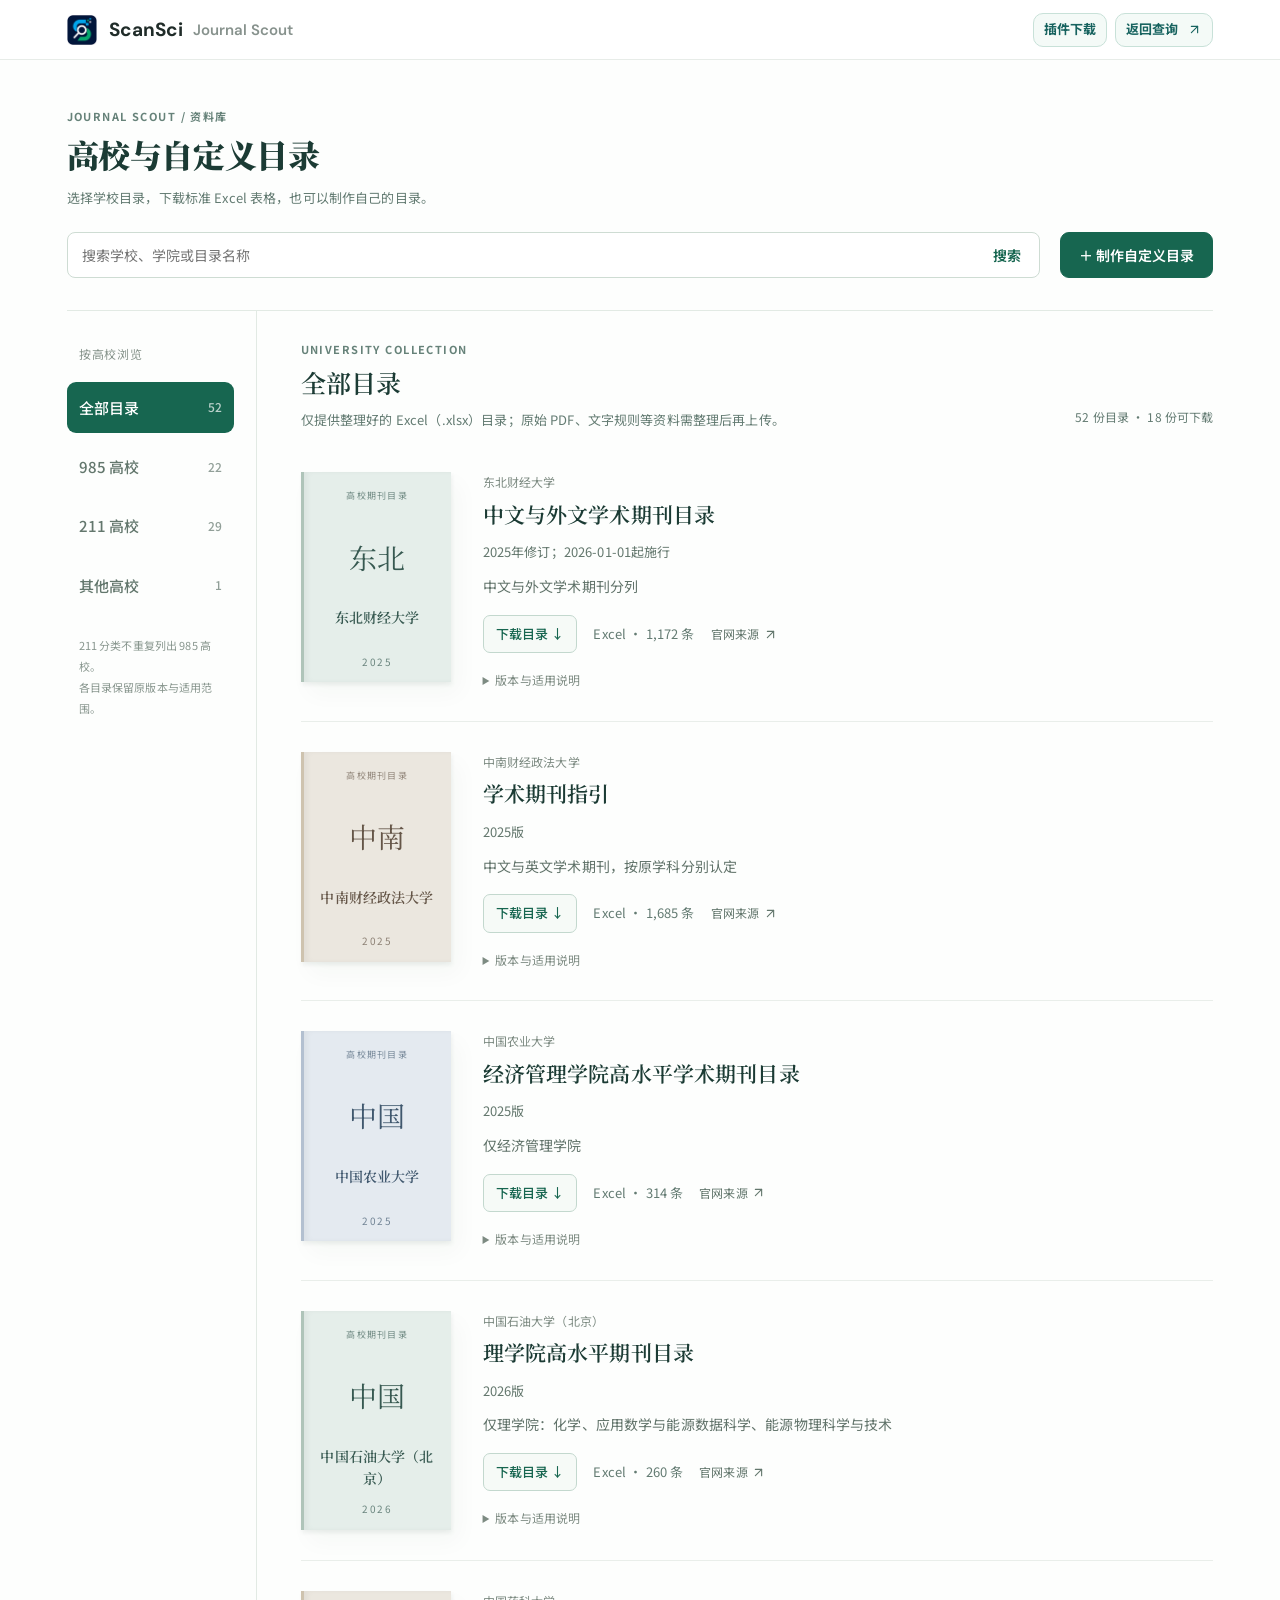
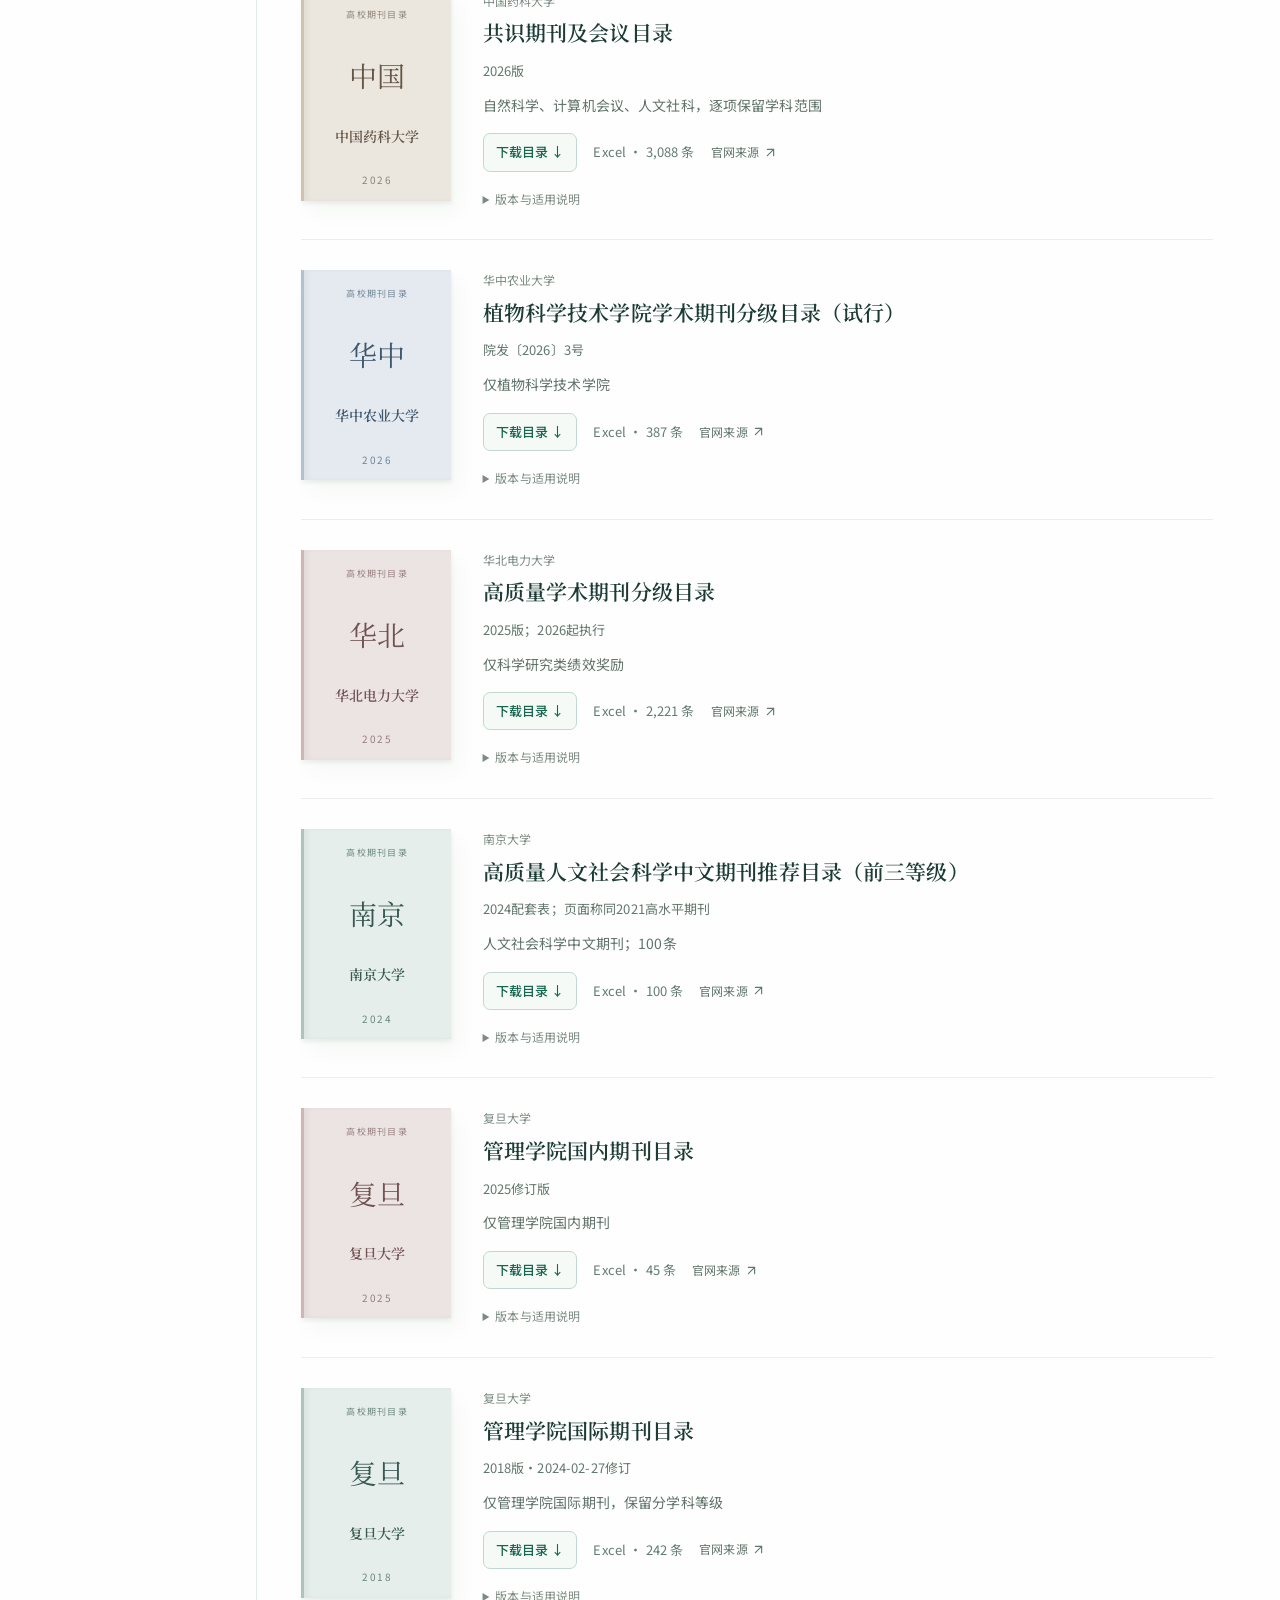
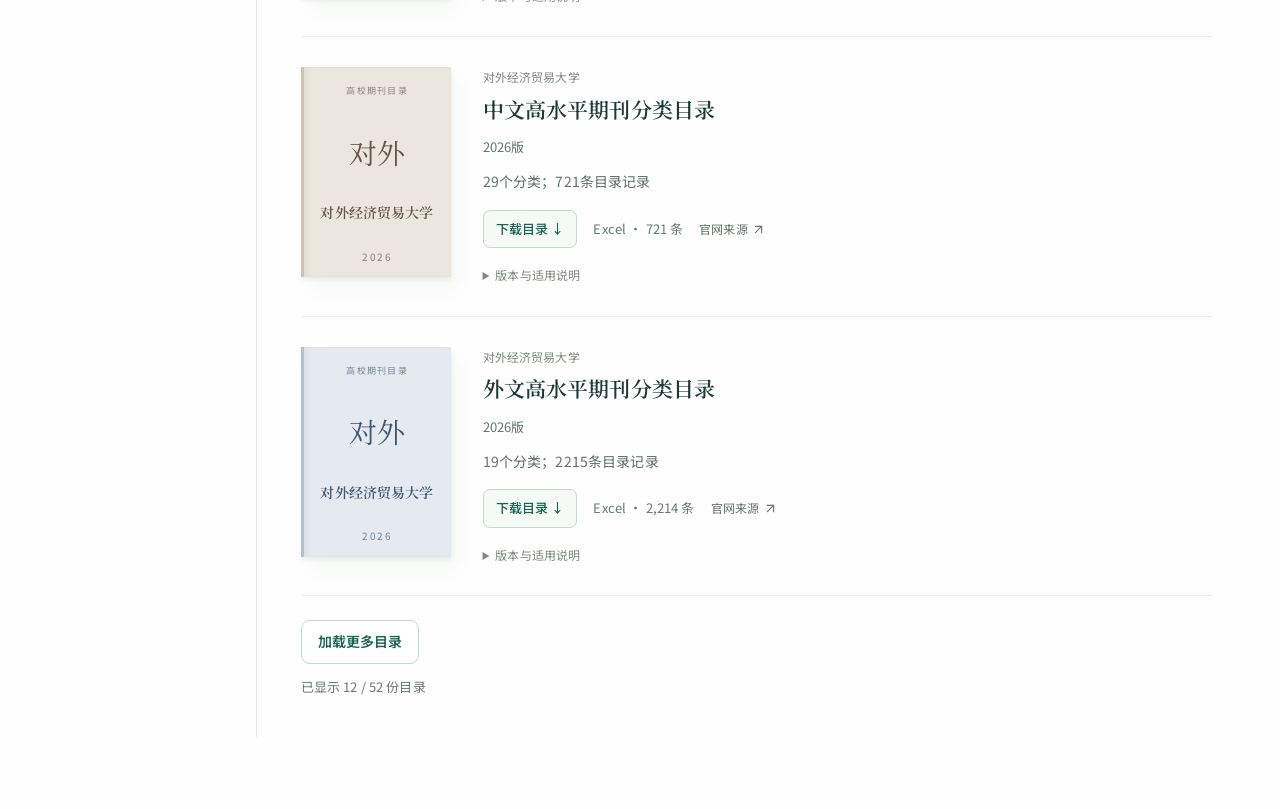
<file: catalogs.html>
<!doctype html>
<html lang="zh-CN">
<head>
  <meta charset="utf-8"><meta name="viewport" content="width=device-width, initial-scale=1">
  <title>高校与自定义目录 · Journal Scout</title>
  <link rel="icon" type="image/webp" href="./assets/journal-logo-home-288.webp">
  <link rel="stylesheet" href="./styles.css?v=20261113-unified-header">
  <link rel="stylesheet" href="./extension-install.css?v=20261113-unified-header">
  <link rel="stylesheet" href="./catalogs.css?v=20261113-unified-header">
  <link rel="stylesheet" href="./assets/link-icons.css?v=20261113-lucide">
</head>
<body class="with-global-nav catalogs-page" data-online-catalogs="false">
  <header class="scansci-global-nav">
    <div class="brand-cluster"><a class="brand" href="https://www.scansci.com/"><img class="brand-logo" src="./assets/brand/scansci-app-icon-64.webp" alt="" width="30" height="30"><span>ScanSci</span></a><a class="product-brand" href="./index.html">Journal Scout</a></div>
    <nav class="product-links" aria-label="Journal Scout 导航"><a href="./extension-install.html">插件下载</a><a href="./index.html">返回查询 <svg class="link-icon lucide lucide-arrow-up-right" viewBox="0 0 24 24" aria-hidden="true" focusable="false"><use href="./assets/icons/lucide-arrow-up-right.svg#arrow-up-right"></use></svg></a></nav>
  </header>
  <main class="catalog-shell">
    <header class="catalog-heading"><div><p class="catalog-kicker">JOURNAL SCOUT / 资料库</p><h1>高校与自定义目录</h1><p class="catalog-subtle">选择学校目录，下载标准 Excel 表格，也可以制作自己的目录。</p></div></header>
    <div class="catalog-toolbar"><div class="catalog-search" role="search"><label class="sr-only" for="catalogSearch">搜索学校或目录</label><input id="catalogSearch" type="search" placeholder="搜索学校、学院或目录名称"><button id="searchCatalogs" type="button">搜索</button></div><button id="openUpload" class="catalog-primary" type="button">＋ 制作自定义目录</button><span id="selectedCount" class="catalog-subtle">已启用 0 个</span></div>
    <div class="catalog-library-layout">
      <aside class="catalog-sidebar">
        <p class="catalog-sidebar-label">按高校浏览</p>
        <nav aria-label="高校类别" id="schoolCategories">
          <button type="button" data-category="all" aria-pressed="true"><span>全部目录</span><span class="catalog-category-count"></span></button>
          <button type="button" data-category="985" aria-pressed="false"><span>985 高校</span><span class="catalog-category-count"></span></button>
          <button type="button" data-category="211" aria-pressed="false" title="211 高校（不含已列入上方的 985 高校）"><span>211 高校</span><span class="catalog-category-count"></span></button>
          <button type="button" data-category="other" aria-pressed="false"><span>其他高校</span><span class="catalog-category-count"></span></button>
        </nav>
        <p class="catalog-sidebar-note">211 分类不重复列出 985 高校。<br>各目录保留原版本与适用范围。</p>
      </aside>
      <div class="catalog-library-content">
    <section aria-labelledby="referenceHeading"><div class="catalog-section-head"><div><p class="catalog-kicker">UNIVERSITY COLLECTION</p><h2 id="referenceHeading">全部目录</h2><p class="catalog-subtle">仅提供整理好的 Excel（.xlsx）目录；原始 PDF、文字规则等资料需整理后再上传。</p></div><span id="referenceTotal" class="catalog-subtle"></span></div><div id="referenceList" class="catalog-book-list" aria-live="polite"></div><button id="moreReferences" class="catalog-button" type="button" hidden>加载更多目录</button><p id="referenceStatus" class="catalog-subtle" role="status"></p></section>
    <section id="onlineCatalogs" hidden aria-label="可启用的插件目录">
    <div class="catalog-section-head"><h2>可启用的插件目录</h2></div>
    <p id="catalogStatus" class="catalog-status" role="status" aria-live="polite">正在读取目录…</p>
    <div id="catalogList" class="catalog-list"></div>
    <button id="moreCatalogs" class="catalog-button" type="button" hidden>加载更多目录</button>
    <aside class="catalog-footnote"><span id="pluginStatus">勾选结果保存在当前网站；新版浏览器插件可直接接收。</span><p>Zotero：在「设置 → Journal Scout → 高校与自定义目录」中勾选。同一目录只下载一次，之后在本机匹配。</p></aside>
    </section>
      </div>
    </div>

    <dialog id="uploadSection" class="catalog-upload catalog-dialog" aria-labelledby="uploadHeading" aria-describedby="uploadHelp">
      <div class="catalog-section-head"><div><p class="catalog-kicker">自己的分级，也可以带走</p><h2 id="uploadHeading">制作自定义目录</h2></div><button id="closeUpload" class="catalog-button" type="button" aria-label="关闭制作自定义目录">关闭</button></div>
      <p id="uploadHelp" class="catalog-subtle">弹窗填写目录资料，Excel 提供期刊 / 会议名单；生成的文件会保存这两部分。全部在本机处理。</p>
      <p id="accountStatus" class="catalog-account" hidden>正在读取登录状态…</p>
      <form id="uploadForm">
        <h3 class="catalog-form-heading">1. 填写并确认目录信息</h3>
        <p id="metadataHelp" class="catalog-subtle">目录资料在这里填写；Excel 模板只填名单，无需重复填写。</p>
        <p id="metadataStatus" class="catalog-subtle" role="status" aria-live="polite"></p>
        <div class="catalog-form-grid">
          <label>目录名称<input name="name" required maxlength="120" placeholder="例如：中国药科大学共识期刊及会议目录"></label>
          <label>学校 / 机构<input name="institution" maxlength="120" placeholder="高校、学院、课题组或自定名称"></label>
          <label>标签名称<input name="label" required maxlength="24" placeholder="例如：药大；显示为“药大 顶尖期刊”"></label>
          <label>目录版本<input name="edition" required maxlength="60" placeholder="例如：2026版、2025年修订"></label>
          <label class="catalog-wide">适用范围<input name="scope" required maxlength="300" placeholder="例如：自然科学类；或具体学院、学科、适用对象"></label>
          <label>官方来源网址<input name="sourceUrl" type="url" maxlength="1500" placeholder="自定义目录可留空"></label>
          <label>生效日期（选填）<input name="effectiveDate" type="date"></label>
        </div>
        <details class="catalog-extra"><summary>适用条件与补充说明</summary><label>规则说明<textarea name="notes" maxlength="3000" rows="3" placeholder="如仅适用于 Full paper、投稿时间限制、过渡期规则。这里的文字只作说明。"></textarea></label></details>
        <div class="catalog-file-box"><label for="catalogFile"><strong>2. 选择期刊 / 会议名单（Excel）</strong><span>模板含 3 行示例，请替换或删除后上传。只填名称、等级、类型三列；最多 5,000 行、1 MB。</span></label><input id="catalogFile" type="file" accept=".xlsx,application/vnd.openxmlformats-officedocument.spreadsheetml.sheet" required><a href="./assets/templates/catalog-upload-v1.xlsx?v=20261113-three-examples" download>下载三列 Excel 模板 ↓</a></div>
        <div class="catalog-form-actions"><button id="previewCatalog" class="catalog-primary" type="button">检查并预览</button><button id="downloadLocalCatalog" class="catalog-button" type="button" disabled>下载标准 Excel ↓</button><button id="submitCatalog" class="catalog-button" type="submit" disabled hidden>分享并提交审核</button><span id="uploadStatus" class="catalog-subtle" role="status" aria-live="polite"></span></div>
      </form>
      <div id="uploadPreview" class="catalog-preview" hidden></div>
    </dialog>

    <section id="reviewSection" class="catalog-upload" hidden aria-labelledby="reviewHeading"><div class="catalog-section-head"><h2 id="reviewHeading">待审核目录</h2><button id="refreshReview" class="catalog-button" type="button">刷新</button></div><div id="reviewList"></div></section>
  </main>
  <script src="./assets/link-icons.js?v=20261113-lucide"></script>
  <script src="./catalogs-core.js?v=1"></script>
  <script src="./catalogs-excel.js?v=20261113-excel-dialog"></script>
  <script src="./catalogs-library.js?v=20261113-catalog-expansion"></script>
  <script src="./catalogs-page.js?v=20261113-catalog-info"></script>
</body>
</html>
</file>
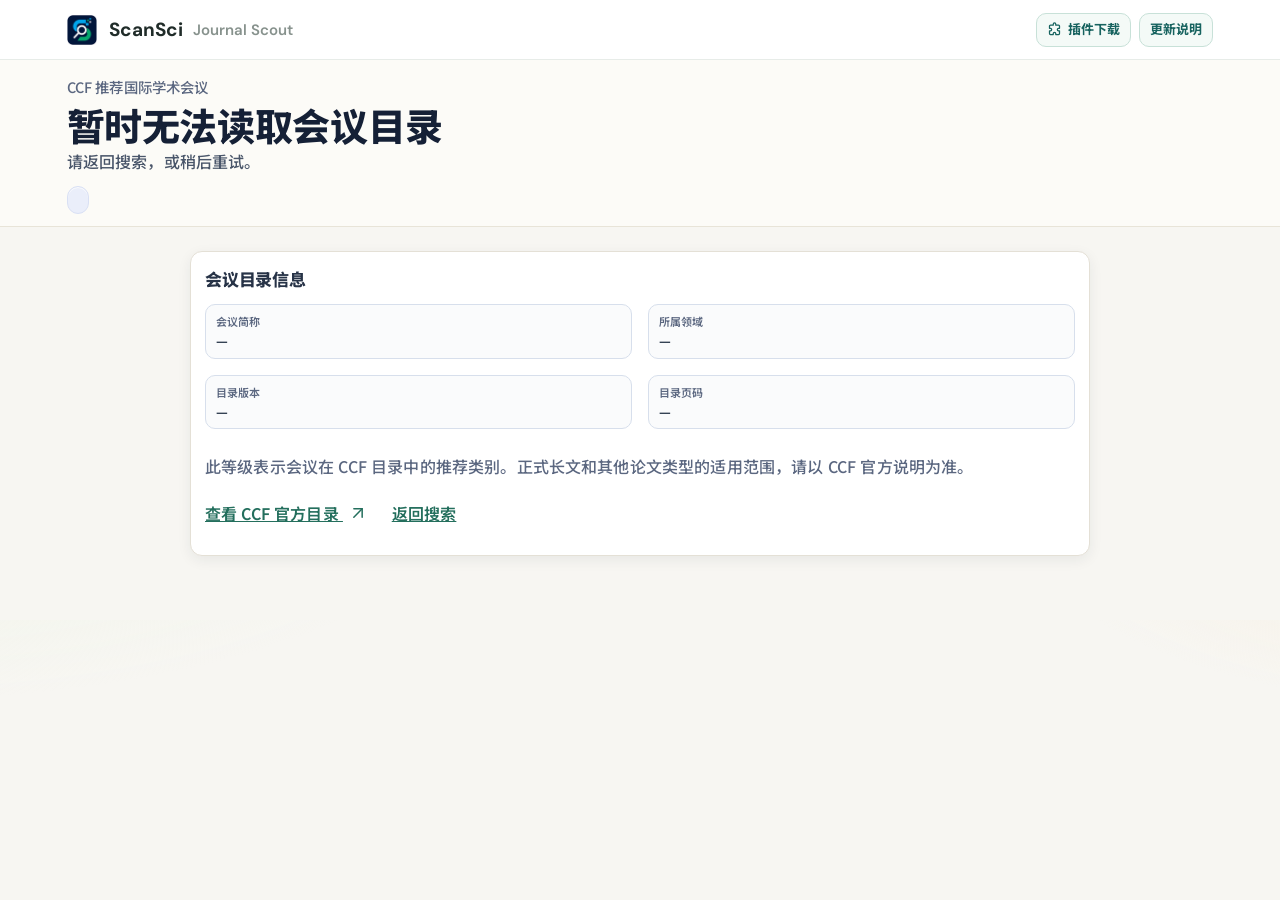
<file: conference.html>
<!doctype html>
<html lang="zh-CN">
<head>
  <meta charset="utf-8" />
  <meta name="viewport" content="width=device-width, initial-scale=1" />
  <title>Journal Scout - 会议详情</title>
  <link rel="icon" type="image/webp" href="./assets/journal-logo-home-288.webp" />
  <link rel="stylesheet" href="./styles.css?v=20261113-unified-header" />
  <link rel="stylesheet" href="./extension-install.css?v=20261113-unified-header" />
  <link rel="stylesheet" href="./conference.css?v=20261112-ccf" />
  <link rel="stylesheet" href="./assets/link-icons.css?v=20261113-lucide">
</head>
<body class="detail-page with-global-nav">
  <header class="scansci-global-nav">
    <div class="brand-cluster">
      <a class="brand" href="https://www.scansci.com/" aria-label="ScanSci 首页">
        <img class="brand-logo" src="./assets/brand/scansci-app-icon-64.webp" alt="" width="30" height="30">
        <span>ScanSci</span>
      </a>
      <a class="product-brand" href="./index.html">Journal Scout</a>
    </div>
    <nav class="product-links" aria-label="Journal Scout 导航">
      <a class="extension-install-link" href="./extension-install.html"><svg viewBox="0 0 24 24" aria-hidden="true"><path d="M10 3.5a2 2 0 1 1 4 0V5h4.5A1.5 1.5 0 0 1 20 6.5V10h-1.5a2 2 0 0 0 0 4H20v4.5a1.5 1.5 0 0 1-1.5 1.5H14v-1.5a2 2 0 1 0-4 0V20H5.5A1.5 1.5 0 0 1 4 18.5V14h1.5a2 2 0 1 0 0-4H4V6.5A1.5 1.5 0 0 1 5.5 5H10z"/></svg>插件下载</a>
      <a class="updates-nav-link" href="./updates.html">更新说明</a>
    </nav>
  </header>
  <header class="hero hero--detail">
    <div class="hero__content">
      <p class="conference-eyebrow">CCF 推荐国际学术会议</p>
      <h1 id="title">正在读取会议信息…</h1>
      <p class="subtitle" id="subtitle"></p>
      <div class="tags"><span class="tag tag--ccf" id="level" hidden></span></div>
    </div>
  </header>
  <main class="conference-main">
    <section class="panel panel--wide">
      <h2>会议目录信息</h2>
      <div class="conference-grid">
        <div class="kv"><div class="k">会议简称</div><div class="v" id="acronym">—</div></div>
        <div class="kv"><div class="k">所属领域</div><div class="v" id="area">—</div></div>
        <div class="kv"><div class="k">目录版本</div><div class="v" id="edition">—</div></div>
        <div class="kv"><div class="k">目录页码</div><div class="v" id="page">—</div></div>
      </div>
      <p class="conference-note">此等级表示会议在 CCF 目录中的推荐类别。正式长文和其他论文类型的适用范围，请以 CCF 官方说明为准。</p>
      <p class="conference-links"><a href="https://www.ccf.org.cn/Academic_Evaluation/By_category/2026-03-31/870181.shtml" target="_blank" rel="noopener noreferrer">查看 CCF 官方目录 <svg class="link-icon lucide lucide-arrow-up-right" viewBox="0 0 24 24" aria-hidden="true" focusable="false"><use href="./assets/icons/lucide-arrow-up-right.svg#arrow-up-right"></use></svg></a><a href="./index.html">返回搜索</a></p>
    </section>
  </main>
  <script src="./ccf-conferences.js?v=20261112-ccf"></script>
  <script src="./conference.js?v=20261112-ccf"></script>
</body>
</html>
</file>
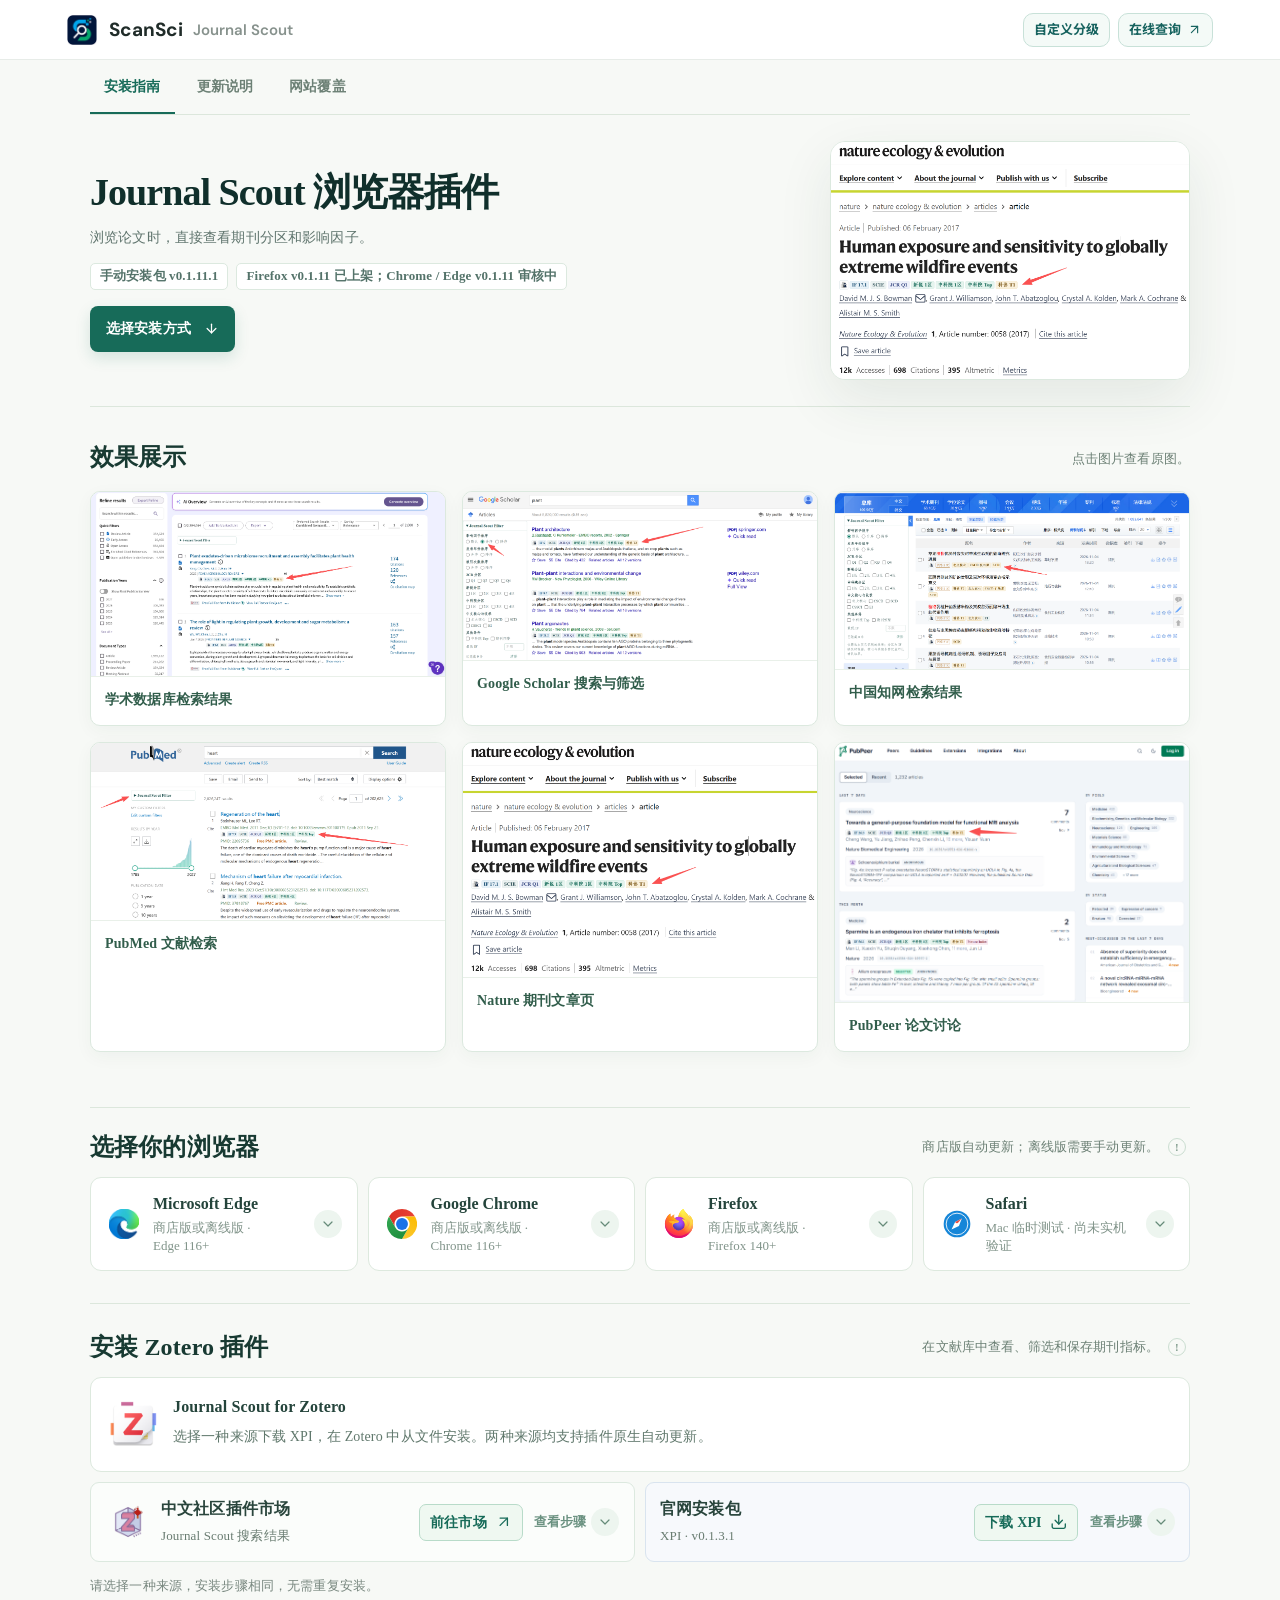
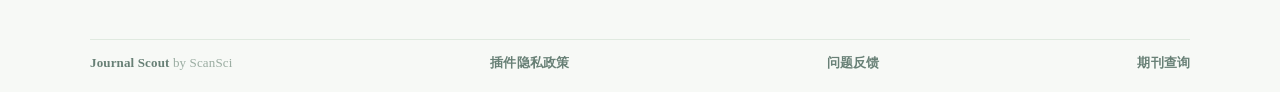
<file: extension-install.html>
<!doctype html>
<html lang="zh-CN">
<head>
  <meta charset="utf-8" />
  <meta name="viewport" content="width=device-width, initial-scale=1" />
  <meta name="description" content="安装 Journal Scout 浏览器插件：支持 Edge、Chrome 和 Firefox，也提供 Safari Mac 临时测试包。" />
  <meta name="journal-scout-manual-version" content="0.1.11.1" />
  <meta name="journal-scout-firefox-version" content="0.1.11" />
  <title>浏览器插件 · Journal Scout</title>
  <link rel="icon" type="image/webp" href="./assets/journal-logo-home-288.webp" />
  <link rel="stylesheet" href="./styles.css?v=20261113-unified-header" />
  <link rel="stylesheet" href="./extension-install.css?v=20261113-pink-new" />
  <link rel="stylesheet" href="./assets/link-icons.css?v=20261113-lucide">
  <noscript><style>.browser-guide, .install-option__toggle, .install-choice-note { display: none !important; } .browser-guide__body[hidden], .install-details[hidden] { display: block !important; }</style></noscript>
</head>
<body class="extension-page install-page extension-install-page with-global-nav">
  <header class="scansci-global-nav">
    <div class="brand-cluster">
      <a class="brand" href="https://www.scansci.com/" aria-label="ScanSci 首页">
        <img class="brand-logo" src="./assets/brand/scansci-app-icon-64.webp" alt="" width="30" height="30">
        <span>ScanSci</span>
      </a>
      <a class="product-brand" href="./index.html" aria-label="Journal Scout 首页">Journal Scout</a>
    </div>
    <nav class="product-links" aria-label="Journal Scout 导航">
      <a class="extension-back" href="./catalogs.html" aria-label="高校与自定义目录">自定义分级</a>
      <a class="extension-back" href="./index.html">在线查询 <svg class="link-icon lucide lucide-arrow-up-right" viewBox="0 0 24 24" aria-hidden="true" focusable="false"><use href="./assets/icons/lucide-arrow-up-right.svg#arrow-up-right"></use></svg></a>
    </nav>
  </header>

  <main class="extension-main">
    <nav class="extension-section-nav" aria-label="插件页面导航">
      <a href="#install-guide" data-extension-nav>安装指南</a>
      <a href="#release-history" data-extension-nav>更新说明</a>
      <a href="#site-coverage" data-extension-nav>网站覆盖</a>
    </nav>

    <section class="extension-hero" data-extension-view="install-guide" aria-labelledby="extension-title">
      <div class="extension-hero__copy">
        <h1 id="extension-title">Journal Scout 浏览器插件</h1>
        <p class="extension-intro">浏览论文时，直接查看期刊分区和影响因子。</p>
        <div class="extension-release"><span>手动安装包 v0.1.11.1</span><span>Firefox v0.1.11 已上架；Chrome / Edge v0.1.11 审核中</span></div>
        <div class="extension-actions">
          <a class="extension-primary" href="#install-guide">选择安装方式 <svg viewBox="0 0 24 24" aria-hidden="true"><path d="M12 5v14"/><path d="m19 12-7 7-7-7"/></svg></a>
        </div>
      </div>
      <a class="extension-hero__image" href="./assets/showcase/nature-article-page.webp" target="_blank" rel="noopener noreferrer" aria-label="打开 Nature 论文页效果截图原图">
        <img src="./assets/showcase/nature-article-page.webp" alt="Nature Ecology &amp; Evolution 论文页面，标题下显示 Journal Scout 的影响因子、SCIE、JCR 和中科院分区标签" width="1396" height="922" fetchpriority="high" decoding="async">
      </a>
    </section>

    <section class="extension-showcase" id="showcase" data-extension-view="install-guide showcase" aria-labelledby="showcase-title">
      <div class="extension-showcase__heading">
        <h2 id="showcase-title">效果展示</h2>
        <p>点击图片查看原图。</p>
      </div>
      <div class="extension-showcase__grid">
        <figure class="extension-showcase-card">
          <a class="extension-showcase-card__image" href="./assets/showcase/academic-database-results.webp" target="_blank" rel="noopener noreferrer" aria-label="打开学术数据库效果截图原图">
            <img src="./assets/showcase/academic-database-results.webp" alt="学术数据库检索结果中显示 Journal Scout 期刊标签，包括 IF、SCIE、JCR、新锐和中科院分区等信息" width="2338" height="1214" loading="lazy" decoding="async">
          </a>
          <figcaption><strong>学术数据库检索结果</strong></figcaption>
        </figure>
        <figure class="extension-showcase-card">
          <a class="extension-showcase-card__image" href="./assets/showcase/google-scholar-results.webp" target="_blank" rel="noopener noreferrer" aria-label="打开 Google Scholar 效果截图原图">
            <img src="./assets/showcase/google-scholar-results.webp" alt="Google Scholar 搜索结果中的 Journal Scout 标签及左侧分区、核心目录和最低影响因子筛选器" width="2512" height="1192" loading="lazy" decoding="async">
          </a>
          <figcaption><strong>Google Scholar 搜索与筛选</strong></figcaption>
        </figure>
        <figure class="extension-showcase-card">
          <a class="extension-showcase-card__image" href="./assets/showcase/cnki-search-results.webp" target="_blank" rel="noopener noreferrer" aria-label="打开中国知网效果截图原图">
            <img src="./assets/showcase/cnki-search-results.webp" alt="中国知网检索结果中显示 Journal Scout 标签和期刊评价信息" width="2530" height="1262" loading="lazy" decoding="async">
          </a>
          <figcaption><strong>中国知网检索结果</strong></figcaption>
        </figure>
        <figure class="extension-showcase-card">
          <a class="extension-showcase-card__image" href="./assets/showcase/pubmed-search-results.webp" target="_blank" rel="noopener noreferrer" aria-label="打开 PubMed 效果截图原图">
            <img src="./assets/showcase/pubmed-search-results.webp" alt="PubMed 搜索结果中显示 Journal Scout 期刊标签和左侧筛选器" width="2524" height="1262" loading="lazy" decoding="async">
          </a>
          <figcaption><strong>PubMed 文献检索</strong></figcaption>
        </figure>
        <figure class="extension-showcase-card">
          <a class="extension-showcase-card__image" href="./assets/showcase/nature-article-page.webp" target="_blank" rel="noopener noreferrer" aria-label="打开 Nature Ecology & Evolution 文章页效果截图原图">
            <img src="./assets/showcase/nature-article-page.webp" alt="Nature Ecology & Evolution 文章标题下显示 Journal Scout 标签，包括 IF 17.1、SCIE、JCR Q1、新锐 1 区、中科院 1 区、中科院 Top 和科协 T1" width="1396" height="922" loading="lazy" decoding="async">
          </a>
          <figcaption><strong>Nature 期刊文章页</strong></figcaption>
        </figure>
        <figure class="extension-showcase-card">
          <a class="extension-showcase-card__image" href="./assets/showcase/pubpeer-results.webp" target="_blank" rel="noopener noreferrer" aria-label="打开 PubPeer 论文讨论页面效果截图原图">
            <img src="./assets/showcase/pubpeer-results.webp" alt="PubPeer 论文讨论页面中的 Journal Scout 期刊标签，包括影响因子、JCR 和中科院分区" width="1534" height="1120" loading="lazy" decoding="async">
          </a>
          <figcaption><strong>PubPeer 论文讨论</strong></figcaption>
        </figure>
      </div>
    </section>

    <section class="extension-guide" id="install-guide" data-extension-view="install-guide" aria-labelledby="guide-title">
      <div class="extension-guide__heading">
        <div class="extension-guide__title">
          <h2 id="guide-title">选择你的浏览器</h2>
        </div>
        <div class="extension-guide__note">
          <p>商店版自动更新；离线版需要手动更新。</p>
          <details class="extension-help">
            <summary aria-label="查看浏览器插件更新与迁移说明" title="浏览器插件更新与迁移"><span aria-hidden="true">!</span></summary>
            <div class="extension-help__content"><h3>浏览器插件更新与迁移</h3><p>离线版更新：下载并覆盖原文件，在扩展管理页重新加载。曾使用测试包的用户请重新下载；版本号相同或回退时，旧包可能无法自动提示更新。切换安装方式前请导出收藏并停用旧版；设置不互通。</p><a href="./index.html">返回 Journal Scout <svg class="link-icon lucide lucide-arrow-up-right" viewBox="0 0 24 24" aria-hidden="true" focusable="false"><use href="./assets/icons/lucide-arrow-up-right.svg#arrow-up-right"></use></svg></a></div>
          </details>
        </div>
      </div>

      <div class="browser-guides">
        <button class="browser-guide" id="edge-install" type="button" aria-expanded="false" aria-controls="edge-install-panel">
          <span class="browser-mark browser-mark--edge" aria-hidden="true"><img src="./assets/browser-icons/edge.webp" alt=""></span>
          <span class="browser-name"><strong>Microsoft Edge</strong><small>商店版或离线版 · Edge&nbsp;116+</small></span>
          <span class="browser-chevron" aria-hidden="true"><svg viewBox="0 0 24 24"><path d="m6 9 6 6 6-6"/></svg></span>
        </button>
        <button class="browser-guide" id="chrome-install" type="button" aria-expanded="false" aria-controls="chrome-install-panel">
          <span class="browser-mark browser-mark--chrome" aria-hidden="true"><img src="./assets/browser-icons/chrome.svg" alt=""></span>
          <span class="browser-name"><strong>Google Chrome</strong><small>商店版或离线版 · Chrome&nbsp;116+</small></span>
          <span class="browser-chevron" aria-hidden="true"><svg viewBox="0 0 24 24"><path d="m6 9 6 6 6-6"/></svg></span>
        </button>
        <button class="browser-guide" id="firefox-install" type="button" aria-expanded="false" aria-controls="firefox-install-panel">
          <span class="browser-mark browser-mark--firefox" aria-hidden="true"><img src="./assets/browser-icons/firefox.svg" alt=""></span>
          <span class="browser-name"><strong>Firefox</strong><small>商店版或离线版 · Firefox&nbsp;140+</small></span>
          <span class="browser-chevron" aria-hidden="true"><svg viewBox="0 0 24 24"><path d="m6 9 6 6 6-6"/></svg></span>
        </button>
        <button class="browser-guide" id="safari-install" type="button" aria-expanded="false" aria-controls="safari-install-panel">
          <span class="browser-mark browser-mark--safari" aria-hidden="true"><img src="./assets/browser-icons/safari.svg" alt=""></span>
          <span class="browser-name"><strong>Safari</strong><small>Mac 临时测试 · 尚未实机验证</small></span>
          <span class="browser-chevron" aria-hidden="true"><svg viewBox="0 0 24 24"><path d="m6 9 6 6 6-6"/></svg></span>
        </button>

        <section class="browser-guide__body" id="edge-install-panel" aria-labelledby="edge-install" hidden>
            <noscript><h3>Microsoft Edge</h3></noscript>
            <div class="install-options" role="group" aria-label="选择 Edge 安装方式">
              <div class="install-option" data-channel-version="0.1.10.2">
                <span class="install-option__copy"><strong>官方商店 <span class="install-option__new" aria-label="较新版本" hidden>NEW</span></strong><span>v0.1.10.2 · 自动更新</span><span>v0.1.11 审核中</span></span>
                <a class="install-option__action" href="https://microsoftedge.microsoft.com/addons/detail/journal-scout-%E6%9C%9F%E5%88%8A%E5%88%86%E5%8C%BA%E4%B8%8E%E5%BD%B1%E5%93%8D%E5%9B%A0%E5%AD%90/jehpajedcihlfkcichdodghfigadcmbk" target="_blank" rel="noopener noreferrer">前往商店 <svg class="link-icon lucide lucide-arrow-up-right" viewBox="0 0 24 24" aria-hidden="true" focusable="false"><use href="./assets/icons/lucide-arrow-up-right.svg#arrow-up-right"></use></svg></a>
                <button class="install-option__toggle" id="edge-store-toggle" type="button" aria-label="查看Edge 官方商店步骤" aria-expanded="false" aria-controls="edge-store-details"><span class="install-option__hint">查看步骤</span><span class="install-option__chevron" aria-hidden="true"><svg viewBox="0 0 24 24"><path d="m6 9 6 6 6-6"/></svg></span></button>
              </div>
              <div class="install-option install-option--offline" data-channel-version="0.1.11.1">
                <span class="install-option__copy"><strong>离线安装包 <span class="install-option__new" aria-label="较新版本" hidden>NEW</span></strong><span>v0.1.11.1 · 手动更新</span></span>
                <a class="install-option__action" href="./downloads/scansci-chromium-0.1.11.1.zip?build=20261114-cnki-proxy" download="Journal-Scout-Edge-Offline-0.1.11.1.zip">下载 ZIP <svg class="link-icon lucide lucide-download" viewBox="0 0 24 24" aria-hidden="true" focusable="false"><use href="./assets/icons/lucide-download.svg#download"></use></svg></a>
                <button class="install-option__toggle" id="edge-offline-toggle" type="button" aria-label="查看Edge 离线安装步骤" aria-expanded="false" aria-controls="edge-offline-details"><span class="install-option__hint">查看步骤</span><span class="install-option__chevron" aria-hidden="true"><svg viewBox="0 0 24 24"><path d="m6 9 6 6 6-6"/></svg></span></button>
              </div>
            </div>
            <p class="install-choice-note">请选择一种方式，避免重复安装。</p>
            <section class="install-details" id="edge-store-details" aria-labelledby="edge-store-toggle" hidden>
              <noscript><h4>官方商店 · 自动更新</h4></noscript>
              <h3 class="install-subtitle">安装步骤</h3>
              <ol class="extension-steps">
                <li><strong>点击「获取」</strong><span>确认发布者是 ScanSci，点击「获取」并添加。</span>
                  <figure class="install-screenshot">
                <a href="./assets/install-guide/edge-store-listing.webp" target="_blank" rel="noopener noreferrer" aria-label="打开 Edge 商店安装截图原图">
                  <img src="./assets/install-guide/edge-store-listing.webp" alt="Microsoft Edge 扩展商店里的 Journal Scout 详情页，显示 ScanSci 发布者和获取按钮" width="1024" height="760" loading="lazy" decoding="async">
                </a>
                <figcaption><strong>Edge 商店安装</strong> 点击图片查看原图。</figcaption>
              </figure>
                </li>
                <li><strong>固定图标</strong><span>在工具栏的扩展菜单中固定 Journal Scout。</span></li>
                <li><strong>刷新论文页面</strong><span>刷新支持的学术页面；点击插件图标可调整设置。</span></li>
              </ol>

            </section>
            <section class="install-details" id="edge-offline-details" aria-labelledby="edge-offline-toggle" hidden>
              <noscript><h4>离线安装包 · 手动更新</h4></noscript>
              <h3 class="install-subtitle">安装步骤</h3>
              <ol class="extension-steps">
                <li><strong>下载并解压</strong><span>下载上方 ZIP，解压后保留文件夹。</span></li>
                <li><strong>打开 Edge 扩展页</strong><span>在地址栏输入 <code>edge://extensions</code>，打开「开发人员模式」。</span>
                  <figure class="install-screenshot"><a href="./assets/install-guide/edge-developer-mode.webp" target="_blank" rel="noopener noreferrer" aria-label="打开 Edge 离线安装截图原图"><img src="./assets/install-guide/edge-developer-mode.webp" alt="Edge 扩展页面已启用开发人员模式，并显示加载解压缩的扩展按钮" width="1200" height="800" loading="lazy" decoding="async"></a><figcaption><strong>Edge 离线安装</strong> 打开开发人员模式后，选择「加载解压缩的扩展」。点击图片查看原图。</figcaption></figure>
                </li>
                <li><strong>加载插件</strong><span>点击「加载解压缩的扩展」，选择解压后的文件夹（里面有 <code>manifest.json</code>）。</span></li>
              </ol>

              <p class="install-offline-update"><strong>手动更新：</strong>新版本发布后下载新版 ZIP，解压并覆盖原文件，再到 <code>edge://extensions</code> 点击「重新加载」。</p>
            </section>
        </section>

        <section class="browser-guide__body" id="chrome-install-panel" aria-labelledby="chrome-install" hidden>
            <noscript><h3>Google Chrome</h3></noscript>
            <div class="install-options" role="group" aria-label="选择 Chrome 安装方式">
              <div class="install-option" data-channel-version="0.1.10.2">
                <span class="install-option__copy"><strong>官方商店 <span class="install-option__new" aria-label="较新版本" hidden>NEW</span></strong><span>v0.1.10.2 · 自动更新</span><span>v0.1.11 审核中</span></span>
                <a class="install-option__action" href="https://chromewebstore.google.com/detail/journal-scout-%E6%9C%9F%E5%88%8A%E5%88%86%E5%8C%BA%E4%B8%8E%E5%BD%B1%E5%93%8D%E5%9B%A0%E5%AD%90/mnoflinhlbochdphhmjogjfnokncpoec" target="_blank" rel="noopener noreferrer">前往商店 <svg class="link-icon lucide lucide-arrow-up-right" viewBox="0 0 24 24" aria-hidden="true" focusable="false"><use href="./assets/icons/lucide-arrow-up-right.svg#arrow-up-right"></use></svg></a>
                <button class="install-option__toggle" id="chrome-store-toggle" type="button" aria-label="查看Chrome 官方商店步骤" aria-expanded="false" aria-controls="chrome-store-details"><span class="install-option__hint">查看步骤</span><span class="install-option__chevron" aria-hidden="true"><svg viewBox="0 0 24 24"><path d="m6 9 6 6 6-6"/></svg></span></button>
              </div>
              <div class="install-option install-option--offline" data-channel-version="0.1.11.1">
                <span class="install-option__copy"><strong>离线安装包 <span class="install-option__new" aria-label="较新版本" hidden>NEW</span></strong><span>v0.1.11.1 · 手动更新</span></span>
                <a class="install-option__action" href="./downloads/scansci-chromium-0.1.11.1.zip?build=20261114-cnki-proxy" download="Journal-Scout-Chrome-Offline-0.1.11.1.zip">下载 ZIP <svg class="link-icon lucide lucide-download" viewBox="0 0 24 24" aria-hidden="true" focusable="false"><use href="./assets/icons/lucide-download.svg#download"></use></svg></a>
                <button class="install-option__toggle" id="chrome-offline-toggle" type="button" aria-label="查看Chrome 离线安装步骤" aria-expanded="false" aria-controls="chrome-offline-details"><span class="install-option__hint">查看步骤</span><span class="install-option__chevron" aria-hidden="true"><svg viewBox="0 0 24 24"><path d="m6 9 6 6 6-6"/></svg></span></button>
              </div>
            </div>
            <p class="install-choice-note">请选择一种方式，避免重复安装。</p>
            <section class="install-details" id="chrome-store-details" aria-labelledby="chrome-store-toggle" hidden>
              <noscript><h4>官方商店 · 自动更新</h4></noscript>
              <h3 class="install-subtitle">安装步骤</h3>
              <ol class="extension-steps">
                <li><strong>添加插件</strong><span>在商店点击「添加至 Chrome」并确认。</span></li>
                <li><strong>开始使用</strong><span>在工具栏固定 Journal Scout，再刷新论文页面。</span></li>
              </ol>
            </section>
            <section class="install-details" id="chrome-offline-details" aria-labelledby="chrome-offline-toggle" hidden>
              <noscript><h4>离线安装包 · 手动更新</h4></noscript>
              <h3 class="install-subtitle">安装步骤</h3>
              <ol class="extension-steps">
                <li><strong>下载并解压</strong><span>下载上方 ZIP，解压后保留文件夹。</span></li>
                <li><strong>打开 Chrome 扩展页</strong><span>在地址栏输入 <code>chrome://extensions</code>，打开右上角的「开发者模式」。</span>
                  <figure class="install-screenshot">
                <a href="./assets/install-guide/chrome-developer-mode.webp" target="_blank" rel="noopener noreferrer" aria-label="打开 Chrome 离线安装截图原图">
                  <img src="./assets/install-guide/chrome-developer-mode.webp" alt="Chrome 扩展程序页面，开发者模式已开启，并显示加载未打包的扩展程序按钮" width="1024" height="720" loading="lazy" decoding="async">
                </a>
                <figcaption><strong>Chrome 离线安装</strong> 点击图片查看原图。</figcaption>
              </figure>
                </li>
                <li><strong>加载插件</strong><span>点击「加载已解压的扩展程序」，选择解压后的文件夹（里面有 <code>manifest.json</code>）。</span></li>
                <li><strong>开始使用</strong><span>在工具栏扩展菜单中固定 Journal Scout，再刷新已打开的论文页面。</span></li>
              </ol>

              <p class="install-offline-update"><strong>手动更新：</strong>新版本发布后下载新版 ZIP，解压并覆盖原文件，再到 <code>chrome://extensions</code> 点击「重新加载」。</p>
            </section>
        </section>

        <section class="browser-guide__body" id="firefox-install-panel" aria-labelledby="firefox-install" hidden>
            <noscript><h3>Firefox</h3></noscript>
            <div class="install-options" role="group" aria-label="选择 Firefox 安装方式">
              <div class="install-option" data-channel-version="0.1.11">
                <span class="install-option__copy"><strong>官方商店 <span class="install-option__new" aria-label="较新版本" hidden>NEW</span></strong><span>v0.1.11 · 自动更新</span></span>
                <a class="install-option__action" href="https://addons.mozilla.org/zh-CN/firefox/addon/journal-scout-%E6%9C%9F%E5%88%8A%E5%88%86%E5%8C%BA%E4%B8%8E%E5%BD%B1%E5%93%8D%E5%9B%A0%E5%AD%90/" target="_blank" rel="noopener noreferrer">前往商店 <svg class="link-icon lucide lucide-arrow-up-right" viewBox="0 0 24 24" aria-hidden="true" focusable="false"><use href="./assets/icons/lucide-arrow-up-right.svg#arrow-up-right"></use></svg></a>
                <button class="install-option__toggle" id="firefox-store-toggle" type="button" aria-label="查看Firefox 官方商店步骤" aria-expanded="false" aria-controls="firefox-store-details"><span class="install-option__hint">查看步骤</span><span class="install-option__chevron" aria-hidden="true"><svg viewBox="0 0 24 24"><path d="m6 9 6 6 6-6"/></svg></span></button>
              </div>
              <div class="install-option install-option--offline" data-channel-version="0.1.11">
                <span class="install-option__copy"><strong>离线安装包 <span class="install-option__new" aria-label="较新版本" hidden>NEW</span></strong><span>Mozilla 已签名 · v0.1.11</span></span>
                <a class="install-option__action" href="./downloads/journal-scout-firefox-signed-0.1.11.xpi" download="Journal-Scout-Firefox-0.1.11.xpi">下载 XPI <svg class="link-icon lucide lucide-download" viewBox="0 0 24 24" aria-hidden="true" focusable="false"><use href="./assets/icons/lucide-download.svg#download"></use></svg></a>
                <button class="install-option__toggle" id="firefox-offline-toggle" type="button" aria-label="查看 Firefox 离线安装步骤" aria-expanded="false" aria-controls="firefox-offline-details"><span class="install-option__hint">查看步骤</span><span class="install-option__chevron" aria-hidden="true"><svg viewBox="0 0 24 24"><path d="m6 9 6 6 6-6"/></svg></span></button>
              </div>
            </div>
            <p class="install-choice-note">推荐使用官方商店版，避免重复安装。</p>
            <section class="install-details" id="firefox-store-details" aria-labelledby="firefox-store-toggle" hidden>
              <noscript><h4>官方商店 · 自动更新</h4></noscript>
              <h3 class="install-subtitle">安装步骤</h3>
              <ol class="extension-steps">
                <li><strong>添加插件</strong><span>在 Firefox 扩展商店点击「添加到 Firefox」并确认。</span></li>
                <li><strong>开始使用</strong><span>在工具栏固定 Journal Scout，再刷新论文页面。</span></li>
              </ol>
            </section>
            <section class="install-details" id="firefox-offline-details" aria-labelledby="firefox-offline-toggle" hidden>
              <noscript><h4>离线安装包</h4></noscript>
              <h3 class="install-subtitle">安装步骤</h3>
              <ol class="extension-steps">
                <li><strong>下载安装包</strong><span>下载上方已签名的 XPI 文件，无需解压。</span></li>
                <li><strong>打开扩展管理</strong><span>在 Firefox 地址栏输入 <code>about:addons</code>，进入「扩展」。</span></li>
                <li><strong>从文件安装</strong><span>点击齿轮菜单，选择「从文件安装附加组件…」（Install Add-on From File…），选中下载的 XPI，按提示确认安装。</span></li>
                <li><strong>开始使用</strong><span>在工具栏固定 Journal Scout，再刷新论文页面。重启 Firefox 后仍可使用。</span></li>
              </ol>
              <p class="extension-note">此安装包与 Mozilla 商店正式版一致，安装后由 Firefox 按扩展更新设置检查更新。</p>
            </section>
        </section>
        <section class="browser-guide__body" id="safari-install-panel" aria-labelledby="safari-install" hidden>
          <noscript><h3>Safari · Mac 临时测试</h3></noscript>
          <div class="install-options install-options--single" role="group" aria-label="Safari 安装方式">
            <div class="install-option install-option--offline">
              <span class="install-option__copy"><strong>Mac 临时测试包</strong><span>v0.1.11.1 · Safari 18.4+ · 尚未实机验证</span></span>
              <a class="install-option__action" href="./downloads/journal-scout-safari-mac-test-0.1.11.1.zip?build=20261114-cnki-proxy" download="Journal-Scout-Safari-Mac-Test-0.1.11.1.zip">下载 ZIP <svg class="link-icon lucide lucide-download" viewBox="0 0 24 24" aria-hidden="true" focusable="false"><use href="./assets/icons/lucide-download.svg#download"></use></svg></a>
              <button class="install-option__toggle" id="safari-test-toggle" type="button" aria-label="查看 Safari 临时安装步骤" aria-expanded="false" aria-controls="safari-test-details"><span class="install-option__hint">查看步骤</span><span class="install-option__chevron" aria-hidden="true"><svg viewBox="0 0 24 24"><path d="m6 9 6 6 6-6"/></svg></span></button>
            </div>
          </div>
          <p class="install-choice-note">仅供 macOS Safari 18.4 及以上临时测试，尚未实机验证；旧版 Safari 需用 Xcode 打包，iPhone 和 iPad 不能直接安装此 ZIP。</p>
          <section class="install-details" id="safari-test-details" aria-labelledby="safari-test-toggle" hidden>
            <h3 class="install-subtitle">Mac Safari 临时安装</h3>
          <ol class="extension-steps">
            <li><strong>开启开发者功能</strong><span>在 Safari「设置 → 高级」中勾选「显示网页开发者功能」（Safari 17 起）或「在菜单栏中显示开发菜单」。</span></li>
            <li><strong>允许未签名扩展</strong><span>打开 Safari「设置 → 开发者」，勾选「允许未签名扩展」；每次退出 Safari 后需要重新勾选。</span></li>
            <li><strong>加载测试包</strong><span>在「设置 → 开发者」中点击「添加临时扩展…」，选择下载的 ZIP 或解压后的文件夹，然后刷新论文页面。该入口从 Safari 18.4 起提供。</span></li>
          </ol>
          <p class="extension-note"><strong>Safari 测试限制</strong>该包尚未在 Safari 真机验证，仅供支持临时扩展的 Mac Safari 测试；退出 Safari 或 24 小时后需重新加载。iPhone 和 iPad 不能直接安装此 ZIP。<br><a href="https://developer.apple.com/documentation/safariservices/running-your-safari-web-extension" target="_blank" rel="noopener noreferrer">查看 Apple 的临时扩展说明 <svg class="link-icon lucide lucide-arrow-up-right" viewBox="0 0 24 24" aria-hidden="true" focusable="false"><use href="./assets/icons/lucide-arrow-up-right.svg#arrow-up-right"></use></svg></a></p>
          </section>
        </section>
      </div>

      <section class="zotero-install-entry" id="zotero-install" aria-labelledby="zotero-install-title">
        <div class="extension-guide__heading">
          <h2 id="zotero-install-title">安装 Zotero 插件</h2>
          <div class="extension-guide__note">
            <p>在文献库中查看、筛选和保存期刊指标。</p>
            <details class="extension-help">
              <summary aria-label="查看 Zotero 插件兼容与升级说明" title="Zotero 插件兼容与升级"><span aria-hidden="true">!</span></summary>
              <div class="extension-help__content"><h3>兼容与升级说明</h3><p>安装清单声明支持 Zotero 7–10；已在 10.0.8 实测，7–9 尚未逐版测试。Zotero 6 不支持。</p><p>v0.1.0–v0.1.3 可升级至 v0.1.3.1。「其他」中的指标归档默认收起，个人备注保持可见；修正刊名匹配和收录标记，旧缓存按当前查看文献重新核对。</p></div>
            </details>
          </div>
        </div>
        <div class="zotero-install-entry__card">
          <img class="zotero-install-entry__icon" src="./assets/zotero-icon.webp" alt="" width="48" height="48">
          <div class="zotero-install-entry__copy">
            <strong>Journal Scout for Zotero</strong>
            <p>选择一种来源下载 XPI，在 Zotero 中从文件安装。两种来源均支持插件原生自动更新。</p>
          </div>
        </div>
        <div class="install-options zotero-install-entry__sources" role="group" aria-label="选择 Zotero 插件下载来源">
          <div class="install-option install-option--branded">
            <span class="browser-mark" aria-hidden="true"><img src="./assets/zotero-chinese-logo.webp" alt="" width="42" height="42"></span>
            <span class="install-option__copy"><strong>中文社区插件市场</strong><span>Journal Scout 搜索结果</span></span>
            <a class="install-option__action" href="https://zotero-chinese.com/plugins/#search=Journal+scout" target="_blank" rel="noopener noreferrer">前往市场 <svg class="link-icon lucide lucide-arrow-up-right" viewBox="0 0 24 24" aria-hidden="true" focusable="false"><use href="./assets/icons/lucide-arrow-up-right.svg#arrow-up-right"></use></svg></a>
            <button class="install-option__toggle" id="zotero-community-toggle" type="button" aria-label="查看 Zotero 中文社区下载与安装步骤" aria-expanded="false" aria-controls="zotero-install-details"><span class="install-option__hint">查看步骤</span><span class="install-option__chevron" aria-hidden="true"><svg viewBox="0 0 24 24"><path d="m6 9 6 6 6-6"/></svg></span></button>
          </div>
          <div class="install-option install-option--offline">
            <span class="install-option__copy"><strong>官网安装包</strong><span>XPI · v0.1.3.1</span></span>
            <a class="install-option__action" href="./downloads/journal-scout-zotero-0.1.3.1.xpi" download="journal-scout-zotero-0.1.3.1.xpi">下载 XPI <svg class="link-icon lucide lucide-download" viewBox="0 0 24 24" aria-hidden="true" focusable="false"><use href="./assets/icons/lucide-download.svg#download"></use></svg></a>
            <button class="install-option__toggle" id="zotero-download-toggle" type="button" aria-label="查看 Zotero 官网下载与安装步骤" aria-expanded="false" aria-controls="zotero-install-details"><span class="install-option__hint">查看步骤</span><span class="install-option__chevron" aria-hidden="true"><svg viewBox="0 0 24 24"><path d="m6 9 6 6 6-6"/></svg></span></button>
          </div>
        </div>
        <p class="install-choice-note">请选择一种来源，安装步骤相同，无需重复安装。</p>
        <section class="zotero-install-entry__details" id="zotero-install-details" aria-labelledby="zotero-install-title" hidden>
          <noscript><h3>安装 Zotero 插件</h3></noscript>
          <section class="zotero-guide-section" aria-labelledby="zotero-install-steps-title">
          <h3 class="zotero-guide-section__title" id="zotero-install-steps-title">安装步骤</h3>
          <ol class="extension-steps">
            <li><strong>下载插件</strong><span>从上方任一来源下载 XPI 文件，无需解压。</span></li>
            <li><strong>打开插件管理</strong><span>在 Zotero 顶部选择「工具 → 插件」。</span>
              <figure class="install-screenshot install-screenshot--compact"><a href="./assets/install-guide/zotero-tools-menu.webp" target="_blank" rel="noopener noreferrer" aria-label="放大查看 Zotero 工具菜单截图"><img src="./assets/install-guide/zotero-tools-menu.webp" alt="Zotero 工具菜单中选择插件" width="776" height="366" loading="lazy"></a><figcaption>「工具 → 插件」。点击查看原图。</figcaption></figure>
            </li>
            <li><strong>从文件安装</strong><span>点击右上角齿轮 →「Install Plugin From File…」，选择 XPI；按提示重启 Zotero。</span>
              <figure class="install-screenshot install-screenshot--compact"><a href="./assets/install-guide/zotero-install-from-file.webp" target="_blank" rel="noopener noreferrer" aria-label="放大查看 Zotero 从文件安装插件截图"><span class="zotero-guide-images__focus"><img src="./assets/install-guide/zotero-install-from-file.webp" alt="Zotero 插件管理器的齿轮菜单中选择 Install Plugin From File" width="1982" height="1070" loading="lazy"></span></a><figcaption>齿轮菜单中选择从文件安装。点击查看原图。</figcaption></figure>
            </li>
            <li><strong>查看期刊或会议信息</strong><span>选择期刊论文或会议论文，查看列表中的 Journal Scout 列；如未显示，可在表头的列菜单中启用。</span></li>
          </ol>
          </section>

          <section class="zotero-guide-section zotero-guide-info" aria-labelledby="zotero-guide-info-title">
            <h3 class="zotero-guide-section__title" id="zotero-guide-info-title">功能与数据说明</h3>
            <p>在文献列表的 Journal Scout 列或右侧面板查看指标。高级搜索中先选「Journal Scout」，再选 JCR 分区、影响因子等小类。</p>
            <p class="zotero-guide-example"><strong>只看 JCR Q1：</strong>Journal Scout → JCR 分区 → 是 → Q1 → 搜索。</p>
            <figure class="install-screenshot"><a href="./assets/install-guide/zotero-native-search.webp" target="_blank" rel="noopener noreferrer" aria-label="放大查看 Zotero Journal Scout 原生式高级搜索截图"><img src="./assets/install-guide/zotero-native-search.webp" alt="Zotero 高级搜索展开 Journal Scout 大类及影响因子、中科院分区、JCR 分区、CCF 等级等指标小类，右侧显示插件设置" width="2560" height="1506" loading="lazy" decoding="async"></a><figcaption>先选择 Journal Scout 大类，再选择指标小类。筛选 Q1 时使用「JCR 分区 → 是 → Q1」。点击图片查看原图。</figcaption></figure>
            <p>确认的指标会保存到条目 Extra 和插件管理的标签，可随 Zotero 同步。筛选优先读取本地归档。</p>
            <details class="zotero-guide-more">
              <summary>数值筛选与组合条件</summary>
              <p>在 Journal Scout 分类中选择「影响因子」或「五年影响因子 IF5」，设置等于、不等于、大于或小于，再输入数字（如 10.5）。小数按完整数值比较，缺失值不按 0 处理；官方「&lt;0.1」保留范围含义。</p>
              <p>筛选 10 到 20 之间的文献：添加「大于 10」和「小于 20」，匹配「全部」。可与分区等条件组合，或选择匹配「任一」，并通过「保存搜索…」保留条件。</p>
            </details>
            <details class="zotero-guide-more">
              <summary>显示位置与标签样式</summary>
              <p>点击侧栏「显示设置」，或进入「设置 → Journal Scout」，逐项选择指标，切换「列表列与侧边栏」或「仅侧边栏」。标签样式可调整配色、字号、圆角和间距。</p>
              <p>选择立即生效并保存在本机，仅影响显示；完整指标仍归档到条目。</p>
            </details>
            <details class="zotero-guide-more">
              <summary>高校与自定义目录</summary>
              <p>打开侧栏「显示设置」或「设置 → Journal Scout」，在「高校与自定义目录」选择标准 Excel（.xlsx）。可先从<a href="./catalogs.html">目录资料库</a>下载学校目录。</p>
              <p>核验通过后加入上方标签列表，统一勾选显示。目录保存在本机并离线匹配，不逐篇联网查询；更新时重新导入新版 Excel。自定义分级不改写通用指标和条目的原生标签。</p>
            </details>
            <details class="zotero-guide-more">
              <summary>补全文库指标</summary>
              <p>日常查看会逐步补全当前文献。需要筛选整个文库时，先选中文库，再进入「设置 → Journal Scout → 补全文库期刊指标」，覆盖该文库的全部分类。</p>
              <p>设置页显示进度并可取消；已归档结果会保留，重新打开设置可查看进度。插件优先复用本地记录；未匹配、只读或正在编辑的条目可能跳过，可稍后重试。使用指标搜索时需保持插件启用。</p>
            </details>
            <details class="zotero-guide-more">
              <summary>数据来源、保存与隐私</summary>
              <p>插件以刊名或 ISSN 查询 ScanSci，不发送论文全文或附件。会议按名称匹配 CCF 目录；商科指标采用内置 ABS / AJG、UTD24、FMS 和 ABDC 名单。无法确认的指标保留为空。</p>
              <p>确认结果写入 Extra 的插件区块及插件管理的标签，保留原有内容和用户标签。条目更改可能随 Zotero 同步，也可能出现在导出文件中；同一期刊可复用本地缓存。遇到同名异刊且条目缺少 ISSN 时，使用该文献 DOI 向 Crossref 核对刊号，不上传全文或附件。</p>
              <p>插件由 ScanSci 提供，Zotero 标识用于指示适用的软件。</p>
            </details>
            <details class="zotero-guide-more">
              <summary>数据与插件更新</summary>
              <p>网站发布数据版本后，插件错峰更新当前查看的文献。插件版本由 Zotero 原生更新机制管理。</p>
              <p>立即检查新版：在「工具 → 插件」的齿轮菜单中选择「检查更新 / Check for Updates」；插件详情中的自动更新可设为 On。v0.1.0–v0.1.3 可直接升级至 v0.1.3.1。更新失败时，可下载本页 XPI 从文件安装。</p>
            </details>
          </section>
        </section>
      </section>
    </section>

    <section class="release-history" id="release-history" data-extension-view="release-history" aria-labelledby="release-history-title">
      <div class="release-history__heading">
        <h2 id="release-history-title">更新说明</h2>
        <p>以下记录已发布的手动安装包；商店版以商店审核版本为准。</p>
      </div>
      <h3 class="release-history__product">浏览器插件</h3>
      <ol class="release-history__list">
        <li><div><strong>v0.1.11.1</strong><small>2026.11.14 · 当前手动包</small></div><p>修复通过校园代理、图书馆入口或 WebVPN 访问知网时，因域名和路径被改写而整页漏显示的问题。按知网页面结构和网址路径识别，覆盖常见的域名替换、加密前缀和路径前缀形式，无需逐个添加学校域名；同步支持搜索结果与期刊论文详情、筛选及动态刷新。Chrome、Edge 已通过代理页面回归验证。使用学校代理时，请在插件中授权当前网站，或开启「全部 HTTPS 网站识别」，然后刷新页面。Chrome / Edge 官网离线包和 Safari 测试包更新至本版；商店版本以审核通过的版本为准。</p></li>
        <li><div><strong>v0.1.11</strong><small>2026.11.13</small></div><p>修复 Google Scholar 部分 IEEE 论文和截断刊名的漏标，以及 JCR 与数值筛选放行缺失指标、动态卡片失去筛选状态的问题。新增高校与自定义 Excel 目录导入，在本机匹配并统一管理标签。JCR 可显示逐学科分区，中科院可显示大类、小类及各自分区，新锐可显示学科；默认保留简洁标签，中科院与新锐学科名称统一使用中文，“中科院 Top”保持原样。统一设置页焦点样式和下拉菜单，修复最低 IF5 输入框越界。Chrome / Edge 离线包与 Safari 测试包更新至本版。2026.11.14 核验：Firefox v0.1.11 已通过审核并上架，官网已同步 Mozilla 签名离线包；Chrome / Edge v0.1.11 已提交审核，当前商店公开版仍为 v0.1.10.2。</p></li>
        <li><div><strong>v0.1.10.2</strong><small>2026.11.12</small></div><p>同版本官网修订：Chrome / Edge 离线包和 Safari 测试包增加五年影响因子 IF5 的显示、开关与最低值筛选；商店包保持原样。恢复 Web of Science 与谷歌学术的原生侧栏筛选框适配，修复 WOS 标签闪烁的发布回退；保留 IEEE 期刊、CVPR 和 NeurIPS / NIPS 会议匹配修复。从完整源码重新构建，新增发布资源一致性校验。商店版以审核通过后的版本为准。</p></li>
        <li><div><strong>v0.1.10.1</strong><small>2026.11.12</small></div><p>修复 CVPR 带年份的完整会议名称、NeurIPS 论文集卷号及 NIPS 旧称的 CCF 等级漏显；同步 Chrome / Edge、Firefox 和 Safari 临时测试包的匹配模块，保留 IEEE 期刊身份识别与重复 ISSN 匹配修复。商店版以审核通过后的版本为准。</p></li>
        <li><div><strong>v0.1.10</strong><small>2026.11.12</small></div><p>更新 CCF 2026 目录和 CCFT 2025 目录，支持 IEEE Xplore、DBLP 的会议标签；新增 ABS / AJG、UTD24、FMS 和 ABDC 商科期刊标签及数据版本提示；补齐 IEEE 期刊身份识别，改进重复 ISSN 匹配，并对更名期刊区分前刊指标；扩展网站与检索结果识别，补充 Web of Science 中国站（webofscience.clarivate.cn）适配，优化 ResearchGate、设置页和插件面板；提供 Mac Safari 临时测试包。AJG 使用 2024 版，期刊条目尚未逐条与官网名单核对；已安装同版本离线包的用户需重新下载以获取数据修订。部分网站与 Safari 测试包仍待进一步实测。</p></li>
        <li><div><strong>v0.1.9.4</strong><small>2026.11.06</small></div><p>在知网期刊论文标题下显示标签。</p></li>
        <li><div><strong>v0.1.9.3</strong><small>2026.11.06</small></div><p>修复部分中文期刊同名记录的匹配问题。</p></li>
        <li><div><strong>v0.1.9.2</strong><small>2026.11.04</small></div><p>增加鲜艳配色，精简插件面板。</p></li>
        <li><div><strong>v0.1.9</strong><small>2026.11.04</small></div><p>支持调整标题翻译的字号和颜色。</p></li>
        <li><div><strong>v0.1.8</strong><small>2026.10.29</small></div><p>扩展 Wiley、Copernicus 等出版平台的适配。</p></li>
        <li><div><strong>v0.1.7</strong><small>2026.10.29</small></div><p>修复 Google Scholar 标签重复和闪烁。</p></li>
        <li><div><strong>v0.1.6</strong><small>2026.10.29</small></div><p>改进 Google Scholar 个人主页和截断刊名的识别。</p></li>
        <li><div><strong>v0.1.5</strong><small>2026.10.29</small></div><p>停用本地更新助手，改为手动更新。</p></li>
        <li><div><strong>v0.1.4</strong><small>2026.10.29</small></div><p>尝试 Windows 自动更新；此方式已在后续版本停用。</p></li>
        <li><div><strong>v0.1.2</strong><small>2026.10.29</small></div><p>加快期刊标签显示。</p></li>
        <li><div><strong>v0.1.1</strong><small>2026.10.29</small></div><p>调整论文页面标签布局。</p></li>
        <li><div><strong>v0.1.0</strong><small>2026.10.29</small></div><p>发布首个浏览器测试版。</p></li>
      </ol>
      <h3 class="release-history__product">Zotero 插件</h3>
      <ol class="release-history__list">
        <li><div><strong>v0.1.3.1</strong><small>2026.11.15 · 当前版本</small></div><p>「其他」字段中的指标归档默认收起，用户自己的备注保持可见；入口改为备注下方的小箭头与「指标归档」，避免窄侧栏中的按钮折行和长链接挤压。展开后仍使用 Zotero 原生编辑器，归档内容与同步方式保持原样。按主办单位和知网资料补齐已核验的北大核心与 EI 标记，补齐《中国水土保持科学（中英文）》的刊名别名；旧匹配随当前查看文献重新核对。已在 Zotero 10.0.8 实测折叠、编辑、窄侧栏及原生数值筛选。</p></li>
        <li><div><strong>v0.1.3</strong><small>2026.11.14</small></div><p>核验并整理重复期刊、印刷与电子 ISSN 和刊名别名，补齐学科分级并纠正错误刊号。旧缓存随当前查看文献自动重新核对；真正同名期刊按 ISSN、必要时按文献 DOI 区分。同刊查询共享缓存，避免重复请求；后台指标更新保留正在操作的显示设置。保留 Excel 自定义目录、数值筛选与原生自动更新。</p></li>
        <li><div><strong>v0.1.2</strong><small>2026.11.13</small></div><p>补齐官网安装包中的高校与自定义目录模块：在侧栏「显示设置」或「设置 → Journal Scout」导入标准 Excel，通过核验后加入上方标签列表，统一勾选；目录只在本机保存和匹配。JCR、中科院与新锐可选择显示学科及对应分区。修复侧栏因重复渲染而清空重建的问题，保留当前设置页和文件选择状态，并合并同一条目的并发查询。保留 IF5、独立数值筛选和原生自动更新；v0.1.1 用户可检查更新升级。</p></li>
        <li><div><strong>v0.1.1</strong><small>2026.11.12</small></div><p>同版本官网修订：新增五年影响因子 IF5 的显示、开关、归档和数值比较；已安装同版本需覆盖安装官网 XPI。高级搜索新增独立的 Journal Scout 指标菜单，影响因子与五年影响因子 IF5 支持完整小数比较、组合条件及保存搜索。修复 IEEE 重复 ISSN、电子 ISSN 缺失时的匹配，补全 CVPR、NeurIPS 论文集名称识别，并按需重新核对旧缓存。侧栏采用指标清单布局，支持逐项选择显示指标、列表列与侧边栏模式切换，以及彩色圆角配色选框；文字间距与其他设置项一致。将「补全文库期刊指标」移入设置，运行时显示进度与取消按钮。保留完整归档、兼容原生标签筛选及数据版本更新提示，接入 Zotero 原生自动更新。v0.1.0 用户可下载安装新版升级。</p></li>
        <li><div><strong>v0.1.0</strong><small>2026.11.12</small></div><p>发布 Zotero 插件，在文献列表和右侧面板显示期刊指标及 CCF 会议等级，将确认的信息保存到条目，支持本地复用和随 Zotero 同步。</p></li>
      </ol>
    </section>

    <section class="site-coverage" id="site-coverage" data-extension-view="site-coverage" aria-labelledby="site-coverage-title">
      <div class="site-coverage__heading">
        <div>
          <h2 id="site-coverage-title">网站覆盖</h2>
          <p>查看插件已适配的网站与页面。</p>
        </div>
        <span class="site-coverage__version">手动安装包 v0.1.11.1</span>
      </div>
      <p class="site-coverage__intro">清单依据现有手动安装包整理；部分网站按论文元数据尝试识别。具体效果取决于页面结构和期刊数据，商店版以实际安装版本为准。</p>
      <div class="site-coverage__controls">
        <div class="site-coverage__categories" role="group" aria-label="网站分类">
          <button type="button" data-coverage-language="all" aria-pressed="true">全部网站</button>
          <button type="button" data-coverage-language="zh" aria-pressed="false">中文网站</button>
          <button type="button" data-coverage-language="en" aria-pressed="false">英文网站</button>
        </div>
        <label class="site-coverage__search">
          <span class="visually-hidden">搜索网站名称或域名</span>
          <svg viewBox="0 0 24 24" aria-hidden="true"><circle cx="11" cy="11" r="7"/><path d="m16 16 4 4"/></svg>
          <input id="site-coverage-search" type="search" placeholder="搜索网站名称或域名" autocomplete="off">
        </label>
      </div>
      <div class="site-coverage__table-wrap" id="site-coverage-scroll" role="region" aria-label="网站覆盖表，可滚动查看" tabindex="0">
        <table class="site-coverage__table">
          <caption class="visually-hidden">Journal Scout 网站覆盖列表</caption>
          <thead><tr><th scope="col">网站</th><th scope="col">适配页面</th><th scope="col">说明</th></tr></thead>
          <tbody id="site-coverage-rows"></tbody>
          <tfoot><tr><td colspan="3"><button type="button" id="site-coverage-more" hidden>加载更多网站</button></td></tr></tfoot>
        </table>
      </div>
      <div class="site-coverage__bottom">
        <p id="site-coverage-status" role="status" aria-live="polite">滚动至此时加载网站目录。</p>
        <button type="button" id="site-coverage-retry" hidden>重新加载</button>
        <span>表格可上下及左右滚动</span>
      </div>
      <noscript><p class="site-coverage__intro">请启用 JavaScript 以查看和搜索网站列表。</p></noscript>
    </section>


  </main>
  <footer class="extension-footer"><span>Journal Scout <i>by ScanSci</i></span><a href="./extension-privacy.html">插件隐私政策</a><a href="https://github.com/Rimagination/journal-scout-site/issues">问题反馈</a><a href="./index.html">期刊查询</a></footer>
  <script src="./assets/browser-install-options.js?v=20261113-channel-versions" defer></script>
  <script src="./assets/extension-section-nav.js?v=20261112-home-showcase" defer></script>
  <script src="./assets/extension-site-coverage.js?v=20261113-v0111" defer></script>
</body>
</html>
</file>
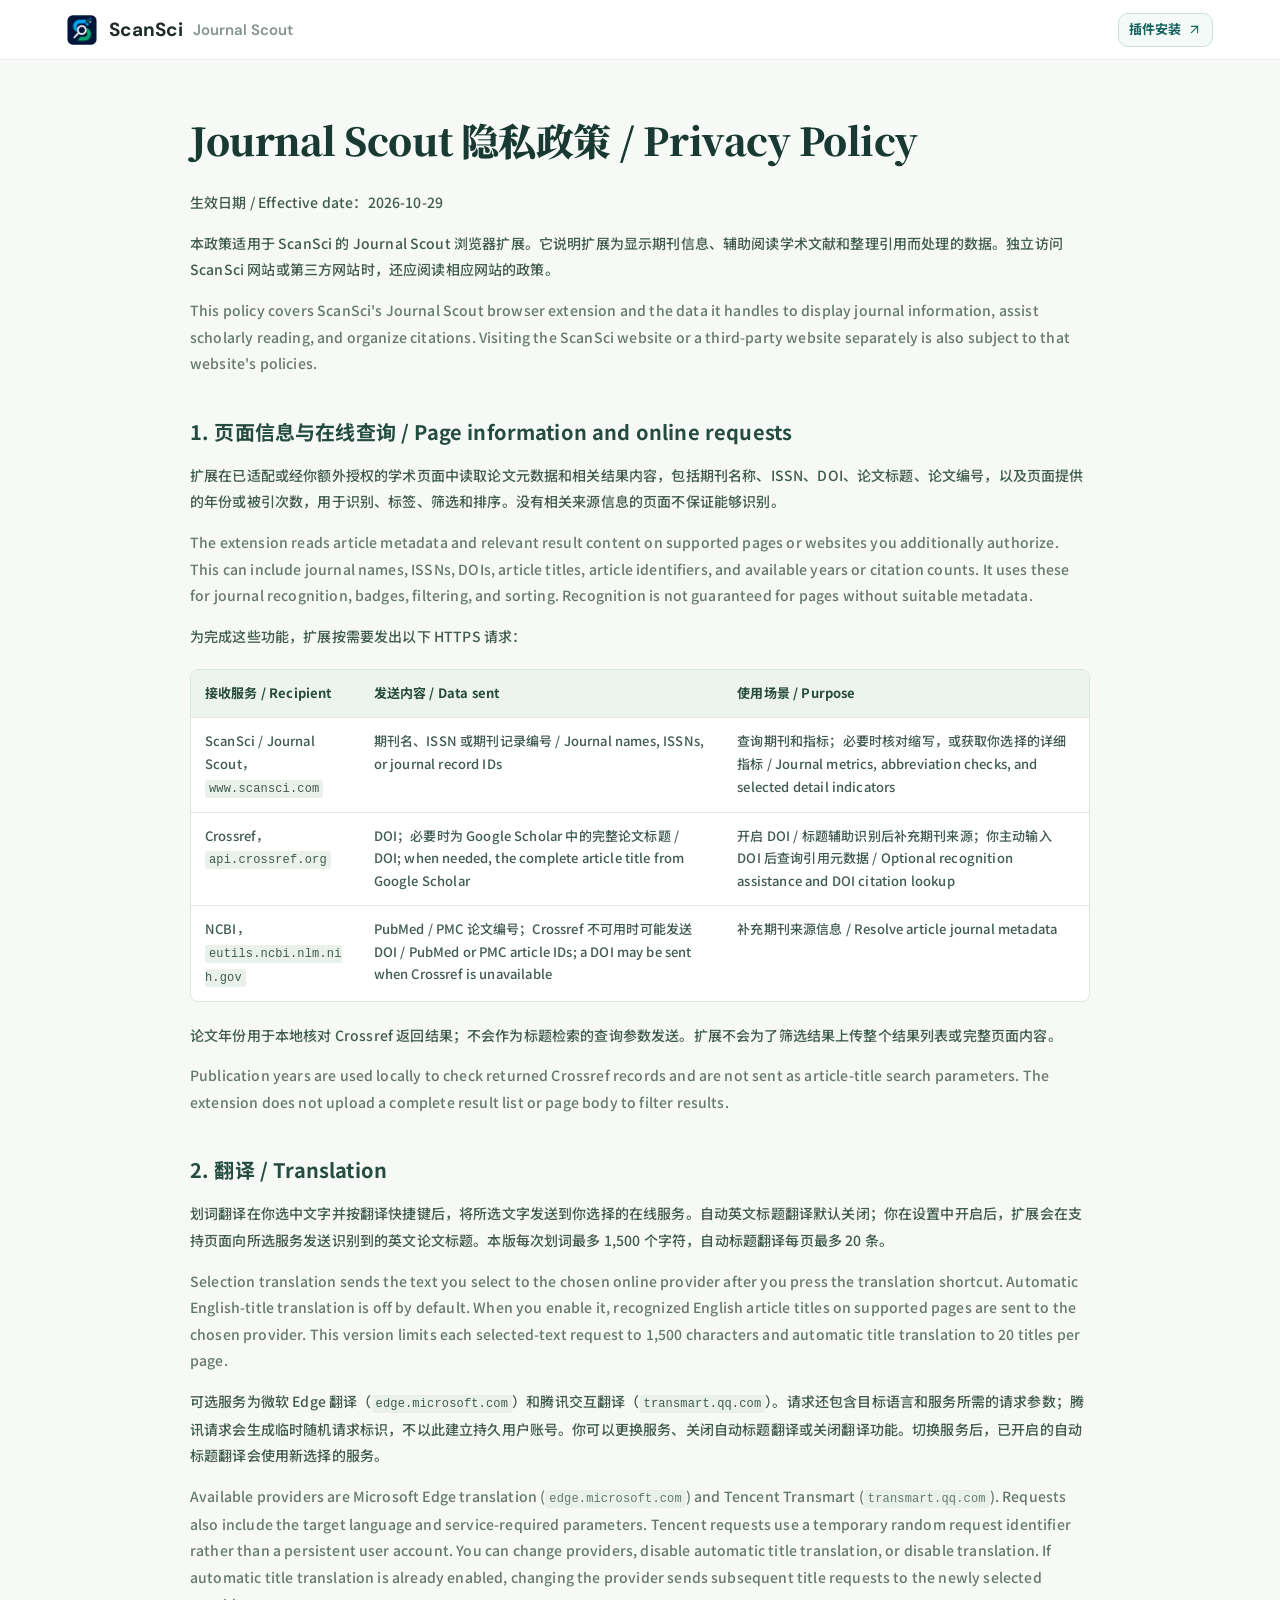
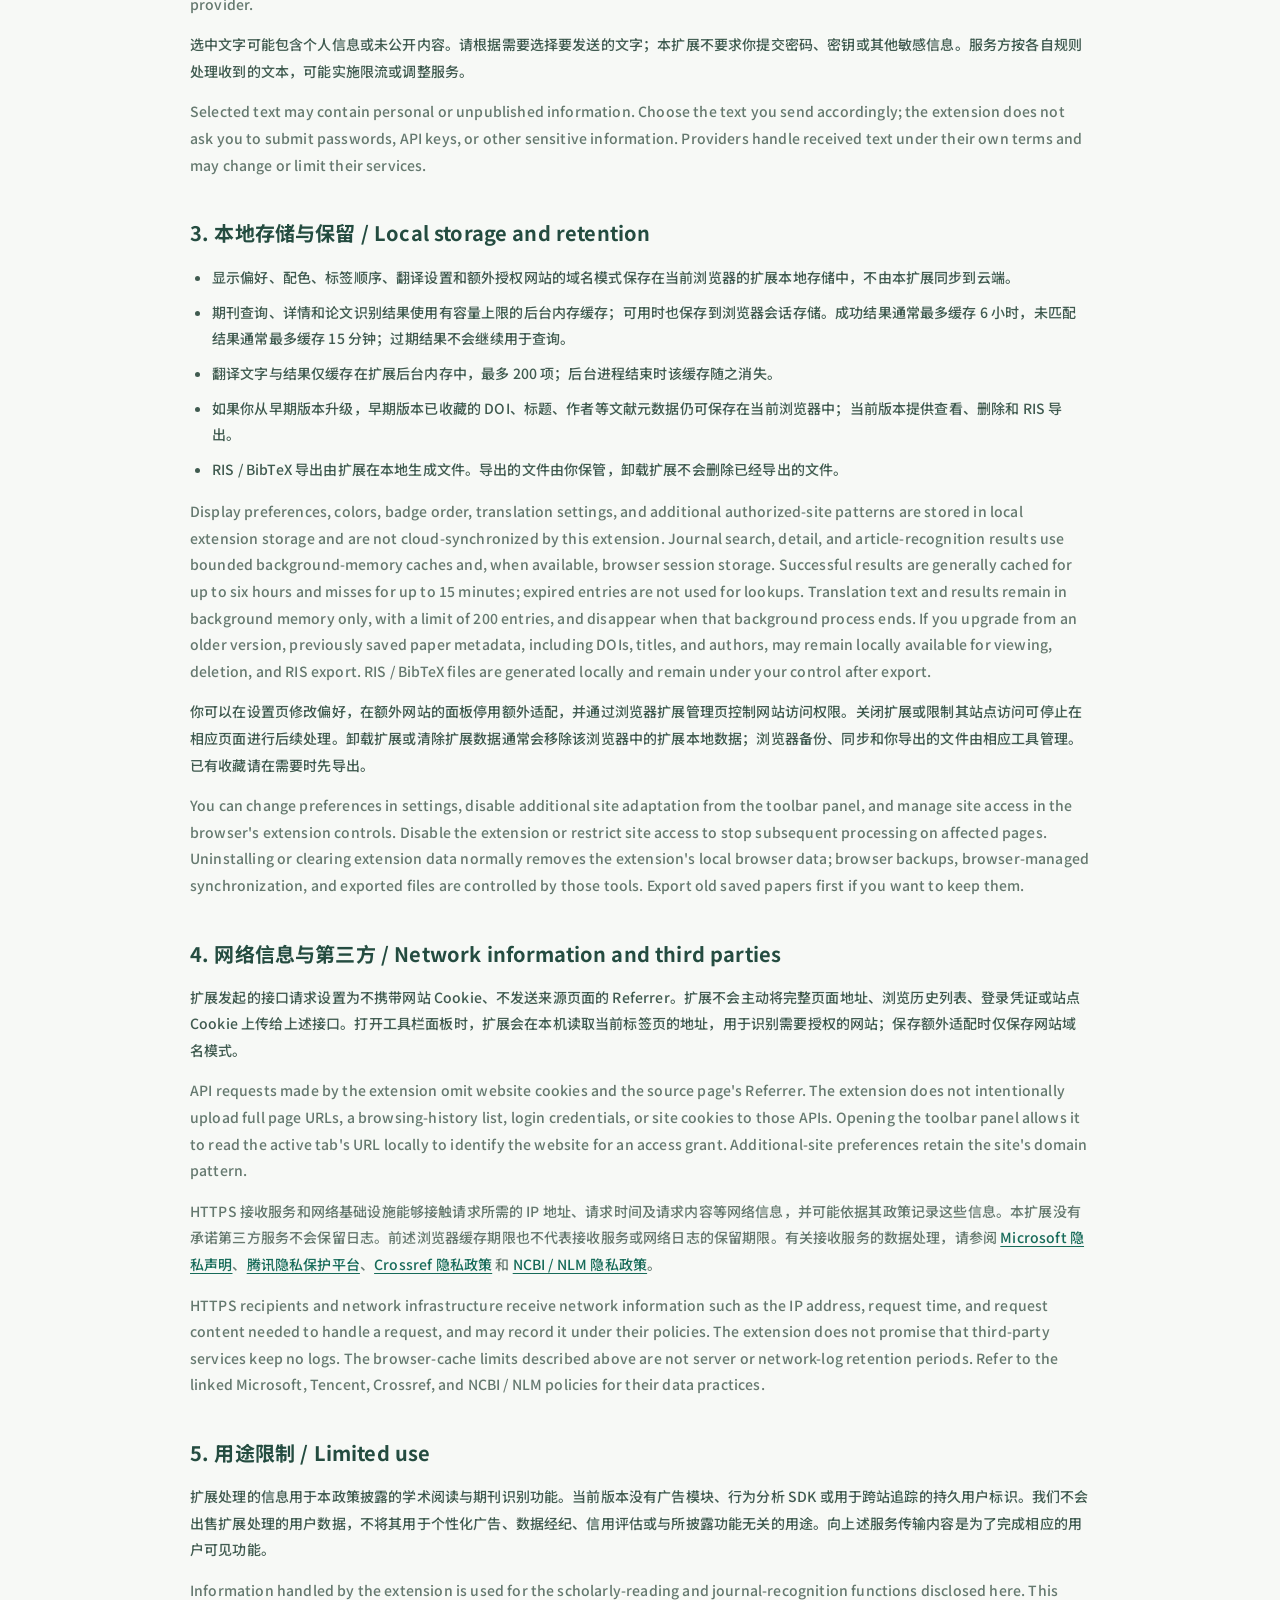
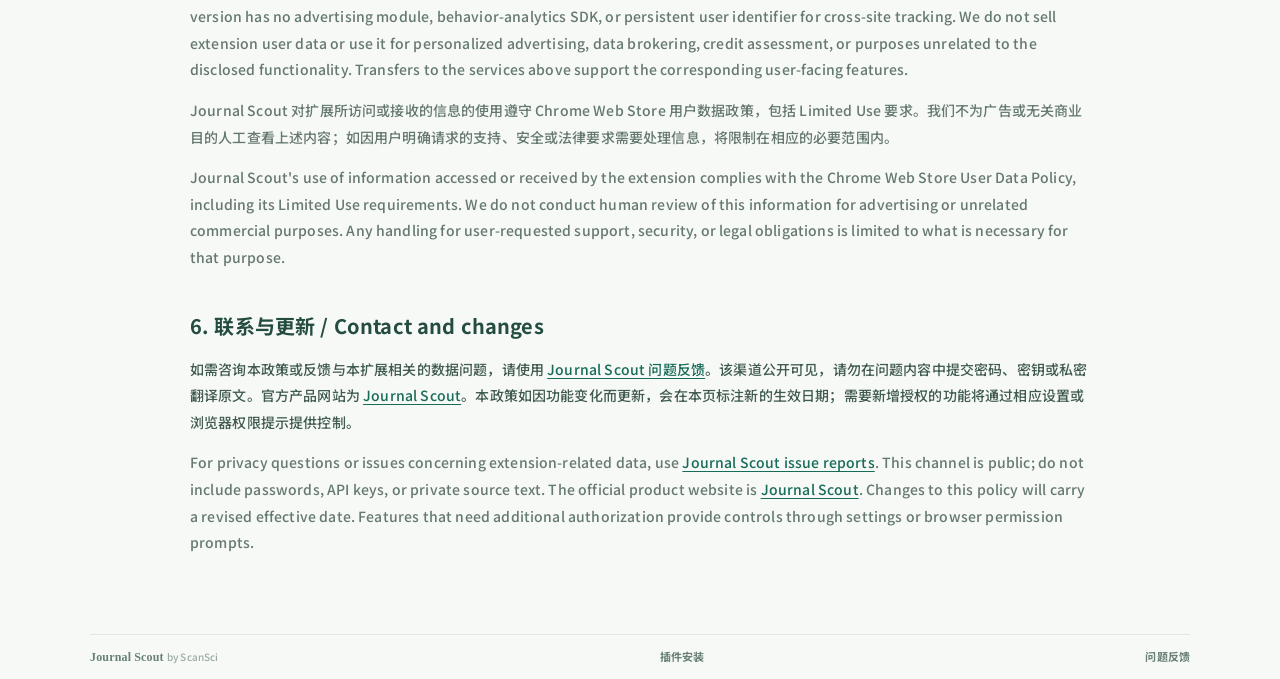
<file: extension-privacy.html>
<!doctype html>
<html lang="zh-CN">
<head>
  <meta charset="utf-8" />
  <meta name="viewport" content="width=device-width, initial-scale=1" />
  <meta name="description" content="Journal Scout 浏览器插件隐私政策：期刊识别、翻译、引用导出所需的数据、在线服务、本地存储与用户控制。Privacy policy for the Journal Scout browser extension." />
  <title>插件隐私政策 · Journal Scout</title>
  <link rel="canonical" href="https://journal.scansci.com/extension-privacy.html" />
  <link rel="icon" type="image/webp" href="./assets/journal-logo-home-288.webp" />
  <link rel="stylesheet" href="./styles.css?v=20261113-unified-header" />
  <link rel="stylesheet" href="./extension-install.css?v=20261113-unified-header" />
  <link rel="stylesheet" href="./extension-privacy.css?v=20261113-single-focus" />
  <link rel="stylesheet" href="./assets/link-icons.css?v=20261113-lucide">
</head>
<body class="extension-page with-global-nav">
  <a class="privacy-skip" href="#privacy-content">跳到隐私政策 / Skip to privacy policy</a>
  <header class="scansci-global-nav">
    <div class="brand-cluster">
      <a class="brand" href="https://www.scansci.com/" aria-label="ScanSci 首页">
        <img class="brand-logo" src="./assets/brand/scansci-app-icon-64.webp" alt="" width="30" height="30">
        <span>ScanSci</span>
      </a>
      <a class="product-brand" href="./index.html" aria-label="Journal Scout 首页">Journal Scout</a>
    </div>
    <a class="extension-back" href="./extension-install.html">插件安装 <svg class="link-icon lucide lucide-arrow-up-right" viewBox="0 0 24 24" aria-hidden="true" focusable="false"><use href="./assets/icons/lucide-arrow-up-right.svg#arrow-up-right"></use></svg></a>
  </header>
  <main class="privacy-main" id="privacy-content">
<h1>Journal Scout 隐私政策 / Privacy Policy</h1>
<p>生效日期 / Effective date：2026-10-29</p>
<p>本政策适用于 ScanSci 的 Journal Scout 浏览器扩展。它说明扩展为显示期刊信息、辅助阅读学术文献和整理引用而处理的数据。独立访问 ScanSci 网站或第三方网站时，还应阅读相应网站的政策。</p>
<p lang="en">This policy covers ScanSci's Journal Scout browser extension and the data it handles to display journal information, assist scholarly reading, and organize citations. Visiting the ScanSci website or a third-party website separately is also subject to that website's policies.</p>
<h2>1. 页面信息与在线查询 / Page information and online requests</h2>
<p>扩展在已适配或经你额外授权的学术页面中读取论文元数据和相关结果内容，包括期刊名称、ISSN、DOI、论文标题、论文编号，以及页面提供的年份或被引次数，用于识别、标签、筛选和排序。没有相关来源信息的页面不保证能够识别。</p>
<p lang="en">The extension reads article metadata and relevant result content on supported pages or websites you additionally authorize. This can include journal names, ISSNs, DOIs, article titles, article identifiers, and available years or citation counts. It uses these for journal recognition, badges, filtering, and sorting. Recognition is not guaranteed for pages without suitable metadata.</p>
<p>为完成这些功能，扩展按需要发出以下 HTTPS 请求：</p>
<div class="privacy-table" role="region" aria-label="在线服务与数据传输 / Online services and data transfer" tabindex="0"><table>
<thead>
<tr>
<th>接收服务 / Recipient</th>
<th>发送内容 / Data sent</th>
<th>使用场景 / Purpose</th>
</tr>
</thead>
<tbody>
<tr>
<td>ScanSci / Journal Scout，<code>www.scansci.com</code></td>
<td>期刊名、ISSN 或期刊记录编号 / Journal names, ISSNs, or journal record IDs</td>
<td>查询期刊和指标；必要时核对缩写，或获取你选择的详细指标 / Journal metrics, abbreviation checks, and selected detail indicators</td>
</tr>
<tr>
<td>Crossref，<code>api.crossref.org</code></td>
<td>DOI；必要时为 Google Scholar 中的完整论文标题 / DOI; when needed, the complete article title from Google Scholar</td>
<td>开启 DOI / 标题辅助识别后补充期刊来源；你主动输入 DOI 后查询引用元数据 / Optional recognition assistance and DOI citation lookup</td>
</tr>
<tr>
<td>NCBI，<code>eutils.ncbi.nlm.nih.gov</code></td>
<td>PubMed / PMC 论文编号；Crossref 不可用时可能发送 DOI / PubMed or PMC article IDs; a DOI may be sent when Crossref is unavailable</td>
<td>补充期刊来源信息 / Resolve article journal metadata</td>
</tr>
</tbody>
</table></div>
<p>论文年份用于本地核对 Crossref 返回结果；不会作为标题检索的查询参数发送。扩展不会为了筛选结果上传整个结果列表或完整页面内容。</p>
<p lang="en">Publication years are used locally to check returned Crossref records and are not sent as article-title search parameters. The extension does not upload a complete result list or page body to filter results.</p>
<h2>2. 翻译 / Translation</h2>
<p>划词翻译在你选中文字并按翻译快捷键后，将所选文字发送到你选择的在线服务。自动英文标题翻译默认关闭；你在设置中开启后，扩展会在支持页面向所选服务发送识别到的英文论文标题。本版每次划词最多 1,500 个字符，自动标题翻译每页最多 20 条。</p>
<p lang="en">Selection translation sends the text you select to the chosen online provider after you press the translation shortcut. Automatic English-title translation is off by default. When you enable it, recognized English article titles on supported pages are sent to the chosen provider. This version limits each selected-text request to 1,500 characters and automatic title translation to 20 titles per page.</p>
<p>可选服务为微软 Edge 翻译（<code>edge.microsoft.com</code>）和腾讯交互翻译（<code>transmart.qq.com</code>）。请求还包含目标语言和服务所需的请求参数；腾讯请求会生成临时随机请求标识，不以此建立持久用户账号。你可以更换服务、关闭自动标题翻译或关闭翻译功能。切换服务后，已开启的自动标题翻译会使用新选择的服务。</p>
<p lang="en">Available providers are Microsoft Edge translation (<code>edge.microsoft.com</code>) and Tencent Transmart (<code>transmart.qq.com</code>). Requests also include the target language and service-required parameters. Tencent requests use a temporary random request identifier rather than a persistent user account. You can change providers, disable automatic title translation, or disable translation. If automatic title translation is already enabled, changing the provider sends subsequent title requests to the newly selected provider.</p>
<p>选中文字可能包含个人信息或未公开内容。请根据需要选择要发送的文字；本扩展不要求你提交密码、密钥或其他敏感信息。服务方按各自规则处理收到的文本，可能实施限流或调整服务。</p>
<p lang="en">Selected text may contain personal or unpublished information. Choose the text you send accordingly; the extension does not ask you to submit passwords, API keys, or other sensitive information. Providers handle received text under their own terms and may change or limit their services.</p>
<h2>3. 本地存储与保留 / Local storage and retention</h2>
<ul>
<li>显示偏好、配色、标签顺序、翻译设置和额外授权网站的域名模式保存在当前浏览器的扩展本地存储中，不由本扩展同步到云端。</li>
<li>期刊查询、详情和论文识别结果使用有容量上限的后台内存缓存；可用时也保存到浏览器会话存储。成功结果通常最多缓存 6 小时，未匹配结果通常最多缓存 15 分钟；过期结果不会继续用于查询。</li>
<li>翻译文字与结果仅缓存在扩展后台内存中，最多 200 项；后台进程结束时该缓存随之消失。</li>
<li>如果你从早期版本升级，早期版本已收藏的 DOI、标题、作者等文献元数据仍可保存在当前浏览器中；当前版本提供查看、删除和 RIS 导出。</li>
<li>RIS / BibTeX 导出由扩展在本地生成文件。导出的文件由你保管，卸载扩展不会删除已经导出的文件。</li>
</ul>
<p lang="en">Display preferences, colors, badge order, translation settings, and additional authorized-site patterns are stored in local extension storage and are not cloud-synchronized by this extension. Journal search, detail, and article-recognition results use bounded background-memory caches and, when available, browser session storage. Successful results are generally cached for up to six hours and misses for up to 15 minutes; expired entries are not used for lookups. Translation text and results remain in background memory only, with a limit of 200 entries, and disappear when that background process ends. If you upgrade from an older version, previously saved paper metadata, including DOIs, titles, and authors, may remain locally available for viewing, deletion, and RIS export. RIS / BibTeX files are generated locally and remain under your control after export.</p>
<p>你可以在设置页修改偏好，在额外网站的面板停用额外适配，并通过浏览器扩展管理页控制网站访问权限。关闭扩展或限制其站点访问可停止在相应页面进行后续处理。卸载扩展或清除扩展数据通常会移除该浏览器中的扩展本地数据；浏览器备份、同步和你导出的文件由相应工具管理。已有收藏请在需要时先导出。</p>
<p lang="en">You can change preferences in settings, disable additional site adaptation from the toolbar panel, and manage site access in the browser's extension controls. Disable the extension or restrict site access to stop subsequent processing on affected pages. Uninstalling or clearing extension data normally removes the extension's local browser data; browser backups, browser-managed synchronization, and exported files are controlled by those tools. Export old saved papers first if you want to keep them.</p>
<h2>4. 网络信息与第三方 / Network information and third parties</h2>
<p>扩展发起的接口请求设置为不携带网站 Cookie、不发送来源页面的 Referrer。扩展不会主动将完整页面地址、浏览历史列表、登录凭证或站点 Cookie 上传给上述接口。打开工具栏面板时，扩展会在本机读取当前标签页的地址，用于识别需要授权的网站；保存额外适配时仅保存网站域名模式。</p>
<p lang="en">API requests made by the extension omit website cookies and the source page's Referrer. The extension does not intentionally upload full page URLs, a browsing-history list, login credentials, or site cookies to those APIs. Opening the toolbar panel allows it to read the active tab's URL locally to identify the website for an access grant. Additional-site preferences retain the site's domain pattern.</p>
<p lang="en">HTTPS 接收服务和网络基础设施能够接触请求所需的 IP 地址、请求时间及请求内容等网络信息，并可能依据其政策记录这些信息。本扩展没有承诺第三方服务不会保留日志。前述浏览器缓存期限也不代表接收服务或网络日志的保留期限。有关接收服务的数据处理，请参阅 <a href="https://privacy.microsoft.com/privacystatement">Microsoft 隐私声明</a>、<a href="https://privacy.tencent.com/">腾讯隐私保护平台</a>、<a href="https://www.crossref.org/privacy/">Crossref 隐私政策</a> 和 <a href="https://www.nlm.nih.gov/privacy.html">NCBI / NLM 隐私政策</a>。</p>
<p lang="en">HTTPS recipients and network infrastructure receive network information such as the IP address, request time, and request content needed to handle a request, and may record it under their policies. The extension does not promise that third-party services keep no logs. The browser-cache limits described above are not server or network-log retention periods. Refer to the linked Microsoft, Tencent, Crossref, and NCBI / NLM policies for their data practices.</p>
<h2>5. 用途限制 / Limited use</h2>
<p>扩展处理的信息用于本政策披露的学术阅读与期刊识别功能。当前版本没有广告模块、行为分析 SDK 或用于跨站追踪的持久用户标识。我们不会出售扩展处理的用户数据，不将其用于个性化广告、数据经纪、信用评估或与所披露功能无关的用途。向上述服务传输内容是为了完成相应的用户可见功能。</p>
<p lang="en">Information handled by the extension is used for the scholarly-reading and journal-recognition functions disclosed here. This version has no advertising module, behavior-analytics SDK, or persistent user identifier for cross-site tracking. We do not sell extension user data or use it for personalized advertising, data brokering, credit assessment, or purposes unrelated to the disclosed functionality. Transfers to the services above support the corresponding user-facing features.</p>
<p lang="en">Journal Scout 对扩展所访问或接收的信息的使用遵守 Chrome Web Store 用户数据政策，包括 Limited Use 要求。我们不为广告或无关商业目的人工查看上述内容；如因用户明确请求的支持、安全或法律要求需要处理信息，将限制在相应的必要范围内。</p>
<p lang="en">Journal Scout's use of information accessed or received by the extension complies with the Chrome Web Store User Data Policy, including its Limited Use requirements. We do not conduct human review of this information for advertising or unrelated commercial purposes. Any handling for user-requested support, security, or legal obligations is limited to what is necessary for that purpose.</p>
<h2>6. 联系与更新 / Contact and changes</h2>
<p>如需咨询本政策或反馈与本扩展相关的数据问题，请使用 <a href="https://github.com/Rimagination/journal-scout-site/issues">Journal Scout 问题反馈</a>。该渠道公开可见，请勿在问题内容中提交密码、密钥或私密翻译原文。官方产品网站为 <a href="https://journal.scansci.com/">Journal Scout</a>。本政策如因功能变化而更新，会在本页标注新的生效日期；需要新增授权的功能将通过相应设置或浏览器权限提示提供控制。</p>
<p lang="en">For privacy questions or issues concerning extension-related data, use <a href="https://github.com/Rimagination/journal-scout-site/issues">Journal Scout issue reports</a>. This channel is public; do not include passwords, API keys, or private source text. The official product website is <a href="https://journal.scansci.com/">Journal Scout</a>. Changes to this policy will carry a revised effective date. Features that need additional authorization provide controls through settings or browser permission prompts.</p>
  </main>
  <footer class="extension-footer"><span>Journal Scout <i>by ScanSci</i></span><a href="./extension-install.html">插件安装</a><a href="https://github.com/Rimagination/journal-scout-site/issues">问题反馈</a></footer>
</body>
</html>
</file>
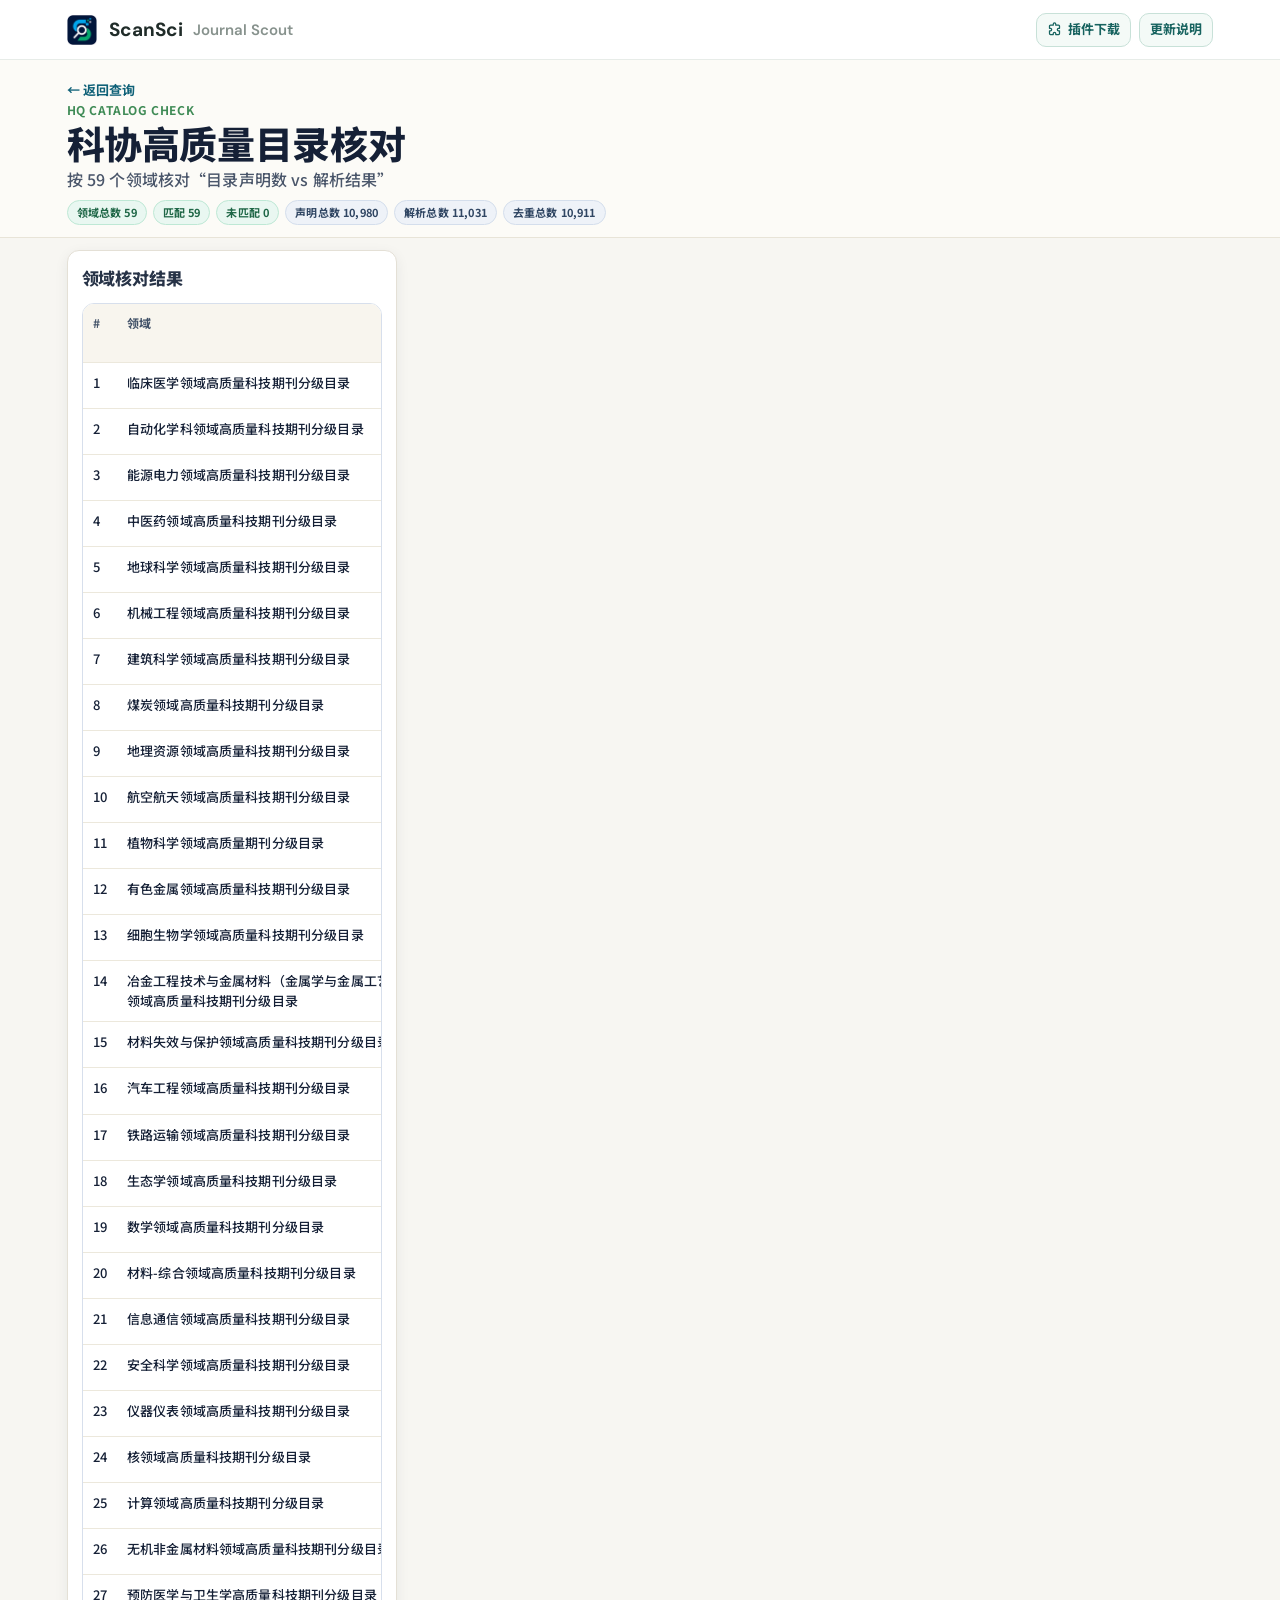
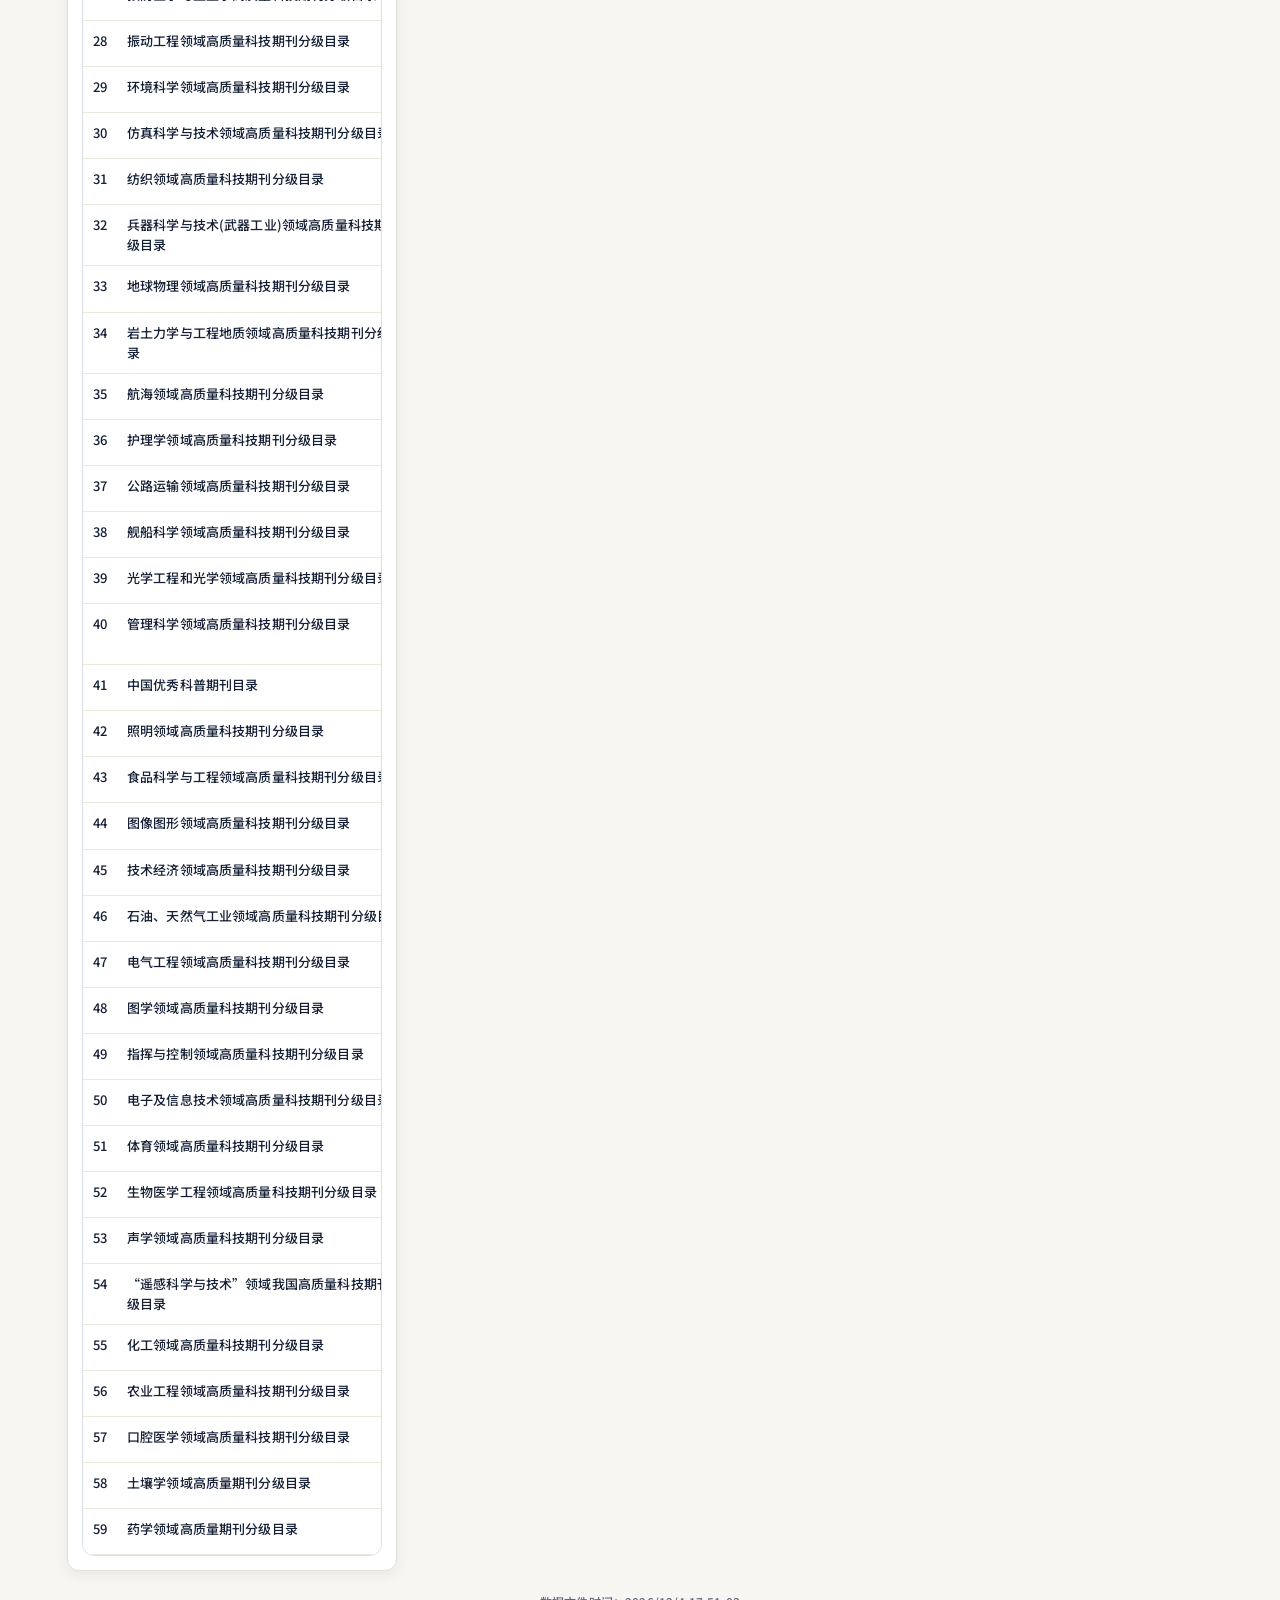
<file: hq_stats.html>
﻿<!doctype html>
<html lang="zh-CN">
<head>
  <meta charset="utf-8" />
  <meta name="viewport" content="width=device-width, initial-scale=1" />
  <title>Journal Scout - 科协目录核对</title>
  <link rel="icon" type="image/webp" href="./assets/journal-logo-home-288.webp" />
  <link rel="stylesheet" href="./styles.css?v=20261113-unified-header" />
  <link rel="stylesheet" href="./extension-install.css?v=20261113-unified-header" />
</head>
<body class="detail-page with-global-nav">
  <header class="scansci-global-nav">
    <div class="brand-cluster">
      <a class="brand" href="https://www.scansci.com/" aria-label="ScanSci 首页">
        <img class="brand-logo" src="./assets/brand/scansci-app-icon-64.webp" alt="" width="30" height="30">
        <span>ScanSci</span>
      </a>
      <a class="product-brand" href="./index.html" aria-label="Journal Scout 首页">Journal Scout</a>
    </div>
    <nav class="product-links" aria-label="Journal Scout 导航"><a class="extension-install-link" href="./extension-install.html"><svg viewBox="0 0 24 24" aria-hidden="true"><path d="M10 3.5a2 2 0 1 1 4 0V5h4.5A1.5 1.5 0 0 1 20 6.5V10h-1.5a2 2 0 0 0 0 4H20v4.5a1.5 1.5 0 0 1-1.5 1.5H14v-1.5a2 2 0 1 0-4 0V20H5.5A1.5 1.5 0 0 1 4 18.5V14h1.5a2 2 0 1 0 0-4H4V6.5A1.5 1.5 0 0 1 5.5 5H10z"/></svg>插件下载</a><a class="updates-nav-link" href="./updates.html">更新说明</a></nav>
  </header>
  <header class="hero hero--detail">
    <div class="hero__content">
      <a class="back-link" href="./index.html">← 返回查询</a>
      <p class="eyebrow">HQ Catalog Check</p>
      <h1>科协高质量目录核对</h1>
      <p class="subtitle">按 59 个领域核对“目录声明数 vs 解析结果”</p>
      <div class="meta-row" id="statsSummary"></div>
    </div>
  </header>

  <main class="detail-main">
    <section class="panel panel--wide">
      <h2>领域核对结果</h2>
      <div class="hq-table-wrap">
        <table class="hq-table" id="statsTable">
          <thead>
            <tr>
              <th>#</th>
              <th>领域</th>
              <th>学会</th>
              <th>声明数</th>
              <th>解析数</th>
              <th>去重数</th>
              <th>状态</th>
            </tr>
          </thead>
          <tbody></tbody>
        </table>
      </div>
    </section>
  </main>

  <footer class="foot foot--center">
    <span id="genInfo"></span>
  </footer>

  <script src="./hq_stats.js"></script>
</body>
</html>
</file>
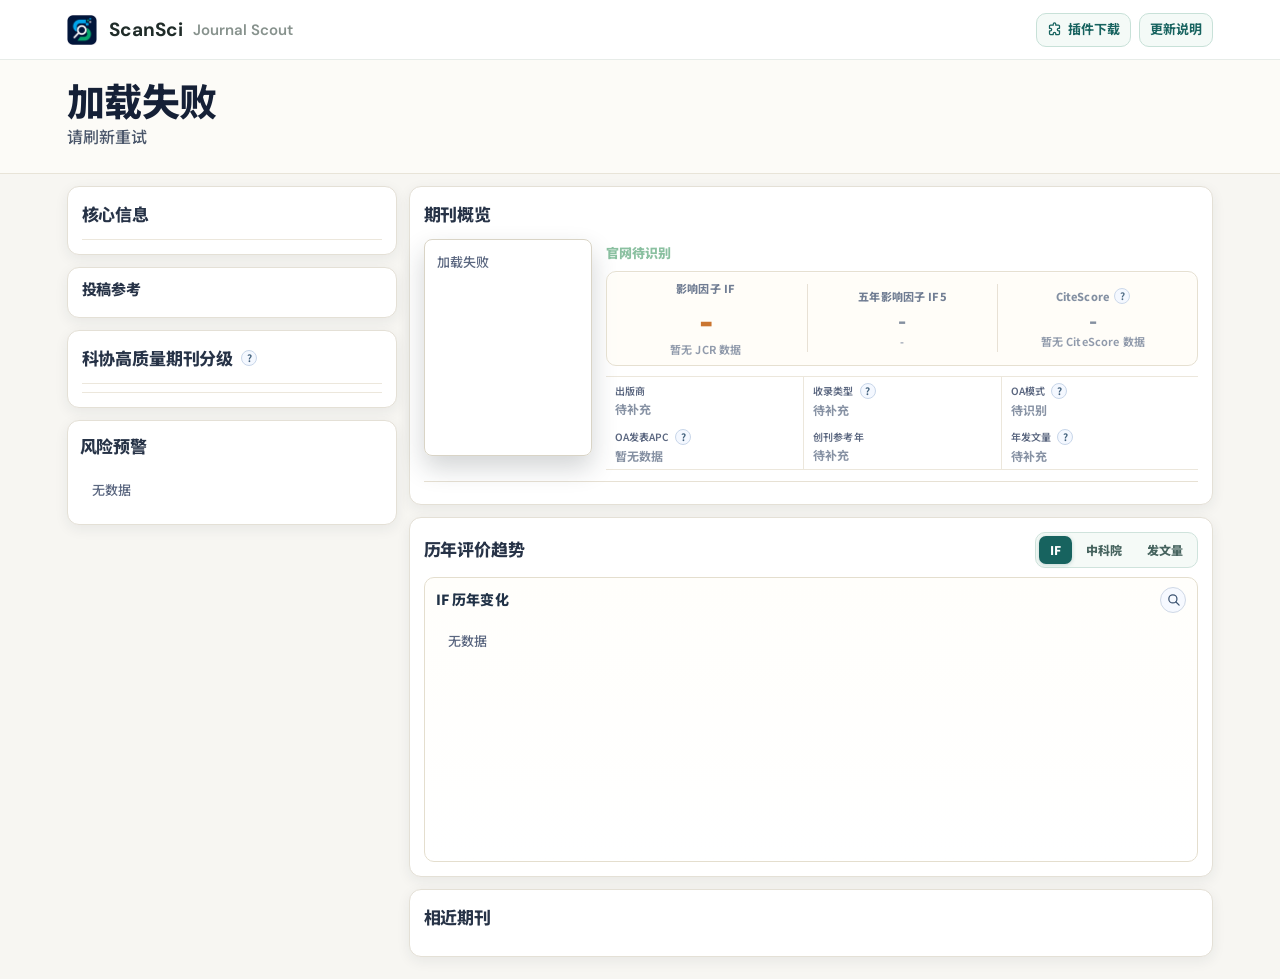
<file: journal.html>
﻿<!doctype html>
<html lang="zh-CN">
<head>
  <meta charset="utf-8" />
  <meta name="viewport" content="width=device-width, initial-scale=1" />
  <title>Journal Scout - 期刊详情</title>
  <link rel="icon" type="image/webp" href="./assets/journal-logo-home-288.webp" />
  <link rel="stylesheet" href="./styles.css?v=20261113-unified-header" />
  <link rel="stylesheet" href="./extension-install.css?v=20261113-unified-header" />
  <link rel="prefetch" href="./index.html" as="document" />
</head>
<body class="detail-page with-global-nav">
  <header class="scansci-global-nav">
    <div class="brand-cluster">
      <a class="brand" href="https://www.scansci.com/" aria-label="ScanSci 首页">
        <img class="brand-logo" src="./assets/brand/scansci-app-icon-64.webp" alt="" width="30" height="30">
        <span>ScanSci</span>
      </a>
      <a class="product-brand" href="./index.html" aria-label="Journal Scout 首页">Journal Scout</a>
    </div>
    <nav class="product-links" aria-label="Journal Scout 导航"><a class="extension-install-link" href="./extension-install.html"><svg viewBox="0 0 24 24" aria-hidden="true"><path d="M10 3.5a2 2 0 1 1 4 0V5h4.5A1.5 1.5 0 0 1 20 6.5V10h-1.5a2 2 0 0 0 0 4H20v4.5a1.5 1.5 0 0 1-1.5 1.5H14v-1.5a2 2 0 1 0-4 0V20H5.5A1.5 1.5 0 0 1 4 18.5V14h1.5a2 2 0 1 0 0-4H4V6.5A1.5 1.5 0 0 1 5.5 5H10z"/></svg>插件下载</a><a class="updates-nav-link" href="./updates.html">更新说明</a></nav>
  </header>
  <header class="hero hero--detail">
    <div class="hero__content">
      <h1 id="title">加载中...</h1>
      <p class="subtitle" id="subtitle">正在读取期刊信息</p>
      <div class="tags" id="topTags"></div>
    </div>
  </header>

  <main class="detail-main">
    <aside class="detail-sidebar">
      <section class="panel panel--wide panel--core">
        <h2>核心信息</h2>
        <div class="detail-grid detail-grid--wide" id="coreGrid"></div>
      </section>

      <section class="panel panel--wide panel--submission" hidden>
        <h2>投稿参考</h2>
        <div id="submissionPanel" class="submission-panel">
          <p class="placeholder">正在加载投稿参考...</p>
        </div>
      </section>

      <section class="panel panel--wide panel--hq">
        <h2>科协高质量期刊分级 <button class="info-dot" type="button" data-info="hq" aria-label="查看数据说明">?</button></h2>
        <div class="detail-grid" id="hqMetaGrid"></div>
        <div id="hqRecordList" class="hq-record-list"></div>
      </section>

      <section class="panel panel--wide panel--evidence">
        <h2>风险预警</h2>
        <div id="paperEvidencePanel" class="paper-evidence-panel">
          <p class="placeholder">正在加载风险预警...</p>
        </div>
      </section>
    </aside>

    <div class="detail-content">
      <section class="panel panel--wide panel--spotlight">
        <h2>期刊概览</h2>
        <div class="spotlight-layout">
          <div class="spotlight-visual">
            <div class="spotlight-cover" id="spotlightCover"></div>
          </div>
          <div class="spotlight-content">
            <div class="spotlight-link-row">
              <a id="journalWebsite" class="spotlight-link" href="#" target="_blank" rel="noopener noreferrer">访问期刊官网</a>
            </div>
            <div class="spotlight-top">
              <aside class="citescore-card impact-card" id="citeScoreCard">
                <div class="impact-card__head">影响指标</div>
                <div class="impact-card__numbers">
                  <div class="impact-number impact-number--primary">
                    <span class="impact-number__label">影响因子 IF <span id="impactIfNewBadge" class="if-new-badge" hidden>NEW</span></span>
                    <div class="impact-if-row">
                      <strong id="impactIfValue">-</strong>
                      <span id="impactIfDelta" class="impact-if-delta" hidden></span>
                    </div>
                    <em id="impactIfMeta">-</em>
                  </div>
                  <div class="impact-number impact-number--five-year">
                    <span class="impact-number__label" title="五年影响因子，独立于年度 IF">五年影响因子 IF5</span>
                    <strong id="impactIf5Value">-</strong>
                    <em id="impactIf5Meta">-</em>
                  </div>
                  <div class="impact-number impact-number--secondary">
                    <span class="impact-number__label">
                      CiteScore
                      <button class="inline-info" type="button" data-info="citescore" aria-label="查看数据说明">?</button>
                    </span>
                    <strong><span id="citeScoreValue">-</span></strong>
                    <em id="citeScoreMeta" class="is-muted">等待官方数据</em>
                  </div>
                </div>
                <div class="citescore-metrics" id="citeScoreMetrics"></div>
                <div class="citescore-stars" id="citeScoreStars"></div>
                <div class="citescore-percent-row">
                  <span class="citescore-percent-label" id="citeScorePercentLabel">学科百分位</span>
                  <span class="citescore-percent-value" id="citeScorePercentValue">-</span>
                </div>
                <div class="citescore-percent-track"><span id="citeScorePercentFill"></span></div>
                <div class="citescore-breakdown" id="citeScoreBreakdown"></div>
                <div class="citescore-source" id="citeScoreSource">来源：待识别</div>
              </aside>
            </div>
          </div>
          <div class="detail-grid detail-grid--wide spotlight-grid spotlight-grid--under-cover" id="spotlightGrid">
            <div class="kv">
              <div class="k">出版商</div>
              <div class="v is-muted" id="spotPublisher">待补充</div>
            </div>
            <div class="kv">
              <div class="k">收录类型 <button class="inline-info" type="button" data-info="index_type" aria-label="查看收录类型说明">?</button></div>
              <div class="v is-muted" id="spotIndexType">待补充</div>
            </div>
            <div class="kv">
              <div class="k">OA模式 <button class="inline-info" type="button" data-info="oa" aria-label="查看 OA 模式说明">?</button></div>
              <div class="v is-muted" id="spotOA">待补充</div>
            </div>
            <div class="kv">
              <div class="k">OA发表APC <button class="inline-info" type="button" data-info="apc" aria-label="查看 APC 费用说明">?</button></div>
              <div class="v is-muted" id="spotApc">暂无数据</div>
            </div>
            <div class="kv">
              <div class="k">创刊参考年</div>
              <div class="v is-muted" id="spotPublishYear">待补充</div>
            </div>
            <div class="kv">
              <div class="k">年发文量 <button class="inline-info" type="button" data-info="annual_articles" aria-label="查看年发文量说明">?</button></div>
              <div class="v is-muted" id="spotAnnualArticles">待补充</div>
            </div>
          </div>
          <div class="spotlight-summary-wrap">
            <p class="spotlight-summary" id="journalSummary"></p>
          </div>
        </div>
      </section>

      <aside class="detail-rail">
        <section class="panel panel--wide panel--trend">
          <div class="trend-panel-head">
            <h2>历年评价趋势</h2>
            <div class="trend-tabs" role="tablist" aria-label="历年评价趋势">
              <button id="trendTabIf" class="trend-tab is-active" type="button" role="tab" aria-selected="true" aria-controls="ifTrendChart" data-trend-tab="if">IF</button>
              <button id="trendTabCas" class="trend-tab" type="button" role="tab" aria-selected="false" aria-controls="casTrendChart" data-trend-tab="cas">中科院</button>
              <button id="trendTabAnnual" class="trend-tab" type="button" role="tab" aria-selected="false" aria-controls="annualTrendChart" data-trend-tab="annual">发文量</button>
            </div>
          </div>
          <div class="trend-stage">
            <div class="trend-stage-head">
              <h3 id="trendStageTitle">IF 历年变化</h3>
              <button id="trendStageZoom" class="chart-zoom-btn" type="button" data-chart-zoom="ifTrendChart" data-chart-title="IF 历年变化" data-tip="点击放大" aria-label="放大 IF 历年变化图">
                <svg viewBox="0 0 24 24" aria-hidden="true" focusable="false">
                  <circle cx="11" cy="11" r="6.5"></circle>
                  <line x1="16" y1="16" x2="21" y2="21"></line>
                </svg>
              </button>
            </div>
            <div id="trendStageChart" class="trend-stage-chart">
              <div id="ifTrendChart" class="if-trend-chart trend-chart-pane is-active" role="tabpanel" aria-labelledby="trendTabIf"></div>
              <div id="casTrendChart" class="cas-trend-chart trend-chart-pane" role="tabpanel" aria-labelledby="trendTabCas" hidden></div>
              <div id="annualTrendChart" class="annual-trend-chart trend-chart-pane" role="tabpanel" aria-labelledby="trendTabAnnual" hidden></div>
            </div>
          </div>
        </section>
      </aside>

      <section class="panel panel--wide panel--related">
        <h2>相近期刊</h2>
        <div id="relatedList" class="related-list"></div>
      </section>
    </div>
  </main>

  <div id="sourceModal" class="source-modal" hidden>
    <div class="source-modal__backdrop" data-close-source></div>
    <div class="source-modal__card" role="dialog" aria-modal="true" aria-labelledby="sourceModalTitle">
      <button id="sourceModalClose" class="source-modal__close" type="button" aria-label="关闭">×</button>
      <h3 id="sourceModalTitle">数据说明</h3>
      <div id="sourceModalBody" class="source-modal__body"></div>
    </div>
  </div>

  <div id="chartModal" class="chart-modal" hidden>
    <div class="chart-modal__backdrop" data-close-chart></div>
    <div class="chart-modal__card" role="dialog" aria-modal="true" aria-labelledby="chartModalTitle">
      <button id="chartModalClose" class="chart-modal__close" type="button" aria-label="关闭">×</button>
      <h3 id="chartModalTitle">图表大图</h3>
      <div id="chartModalBody" class="chart-modal__body"></div>
    </div>
  </div>

  <script src="./catalogs-core.js?v=1"></script>
  <script src="./catalogs-display.js?v=1"></script>
  <script src="./badges.js?v=20261113-catalogs"></script>
  <script src="./detail.js?v=20261113-catalogs"></script>
</body>
</html>
</file>
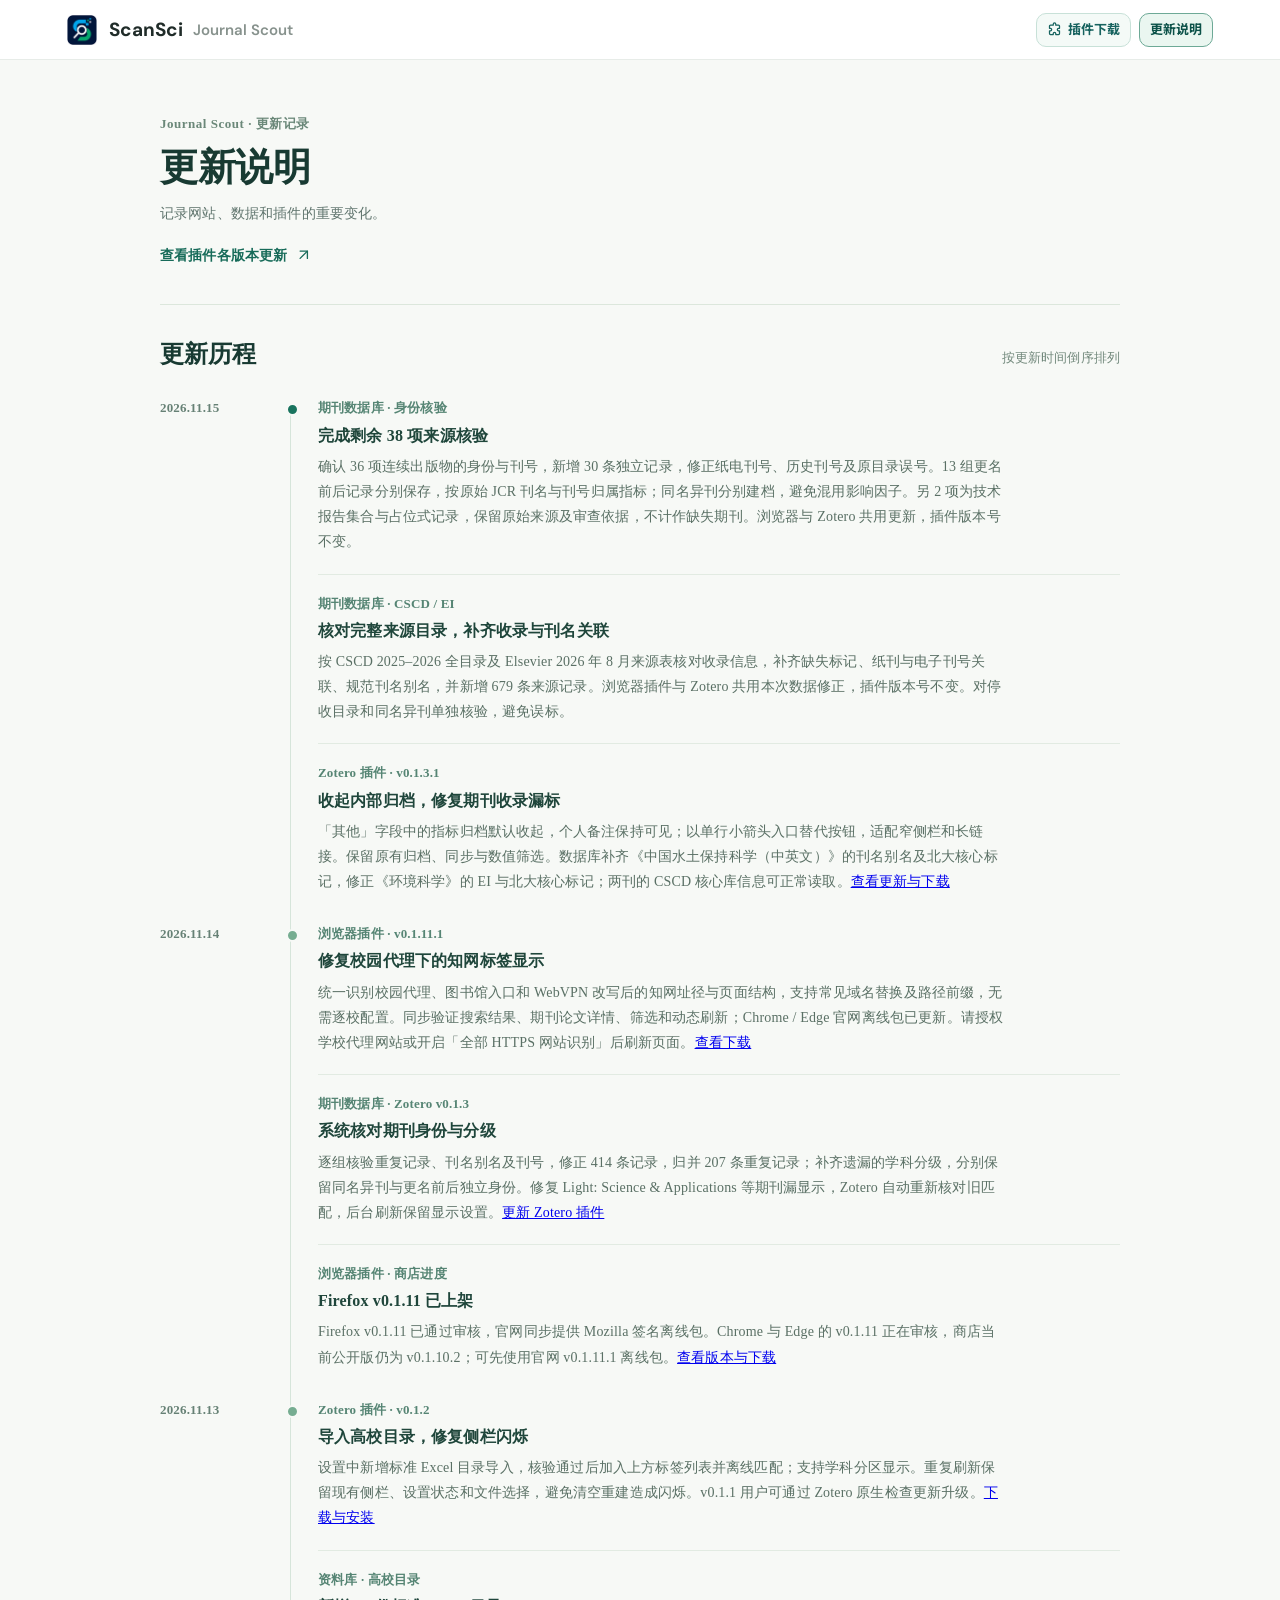
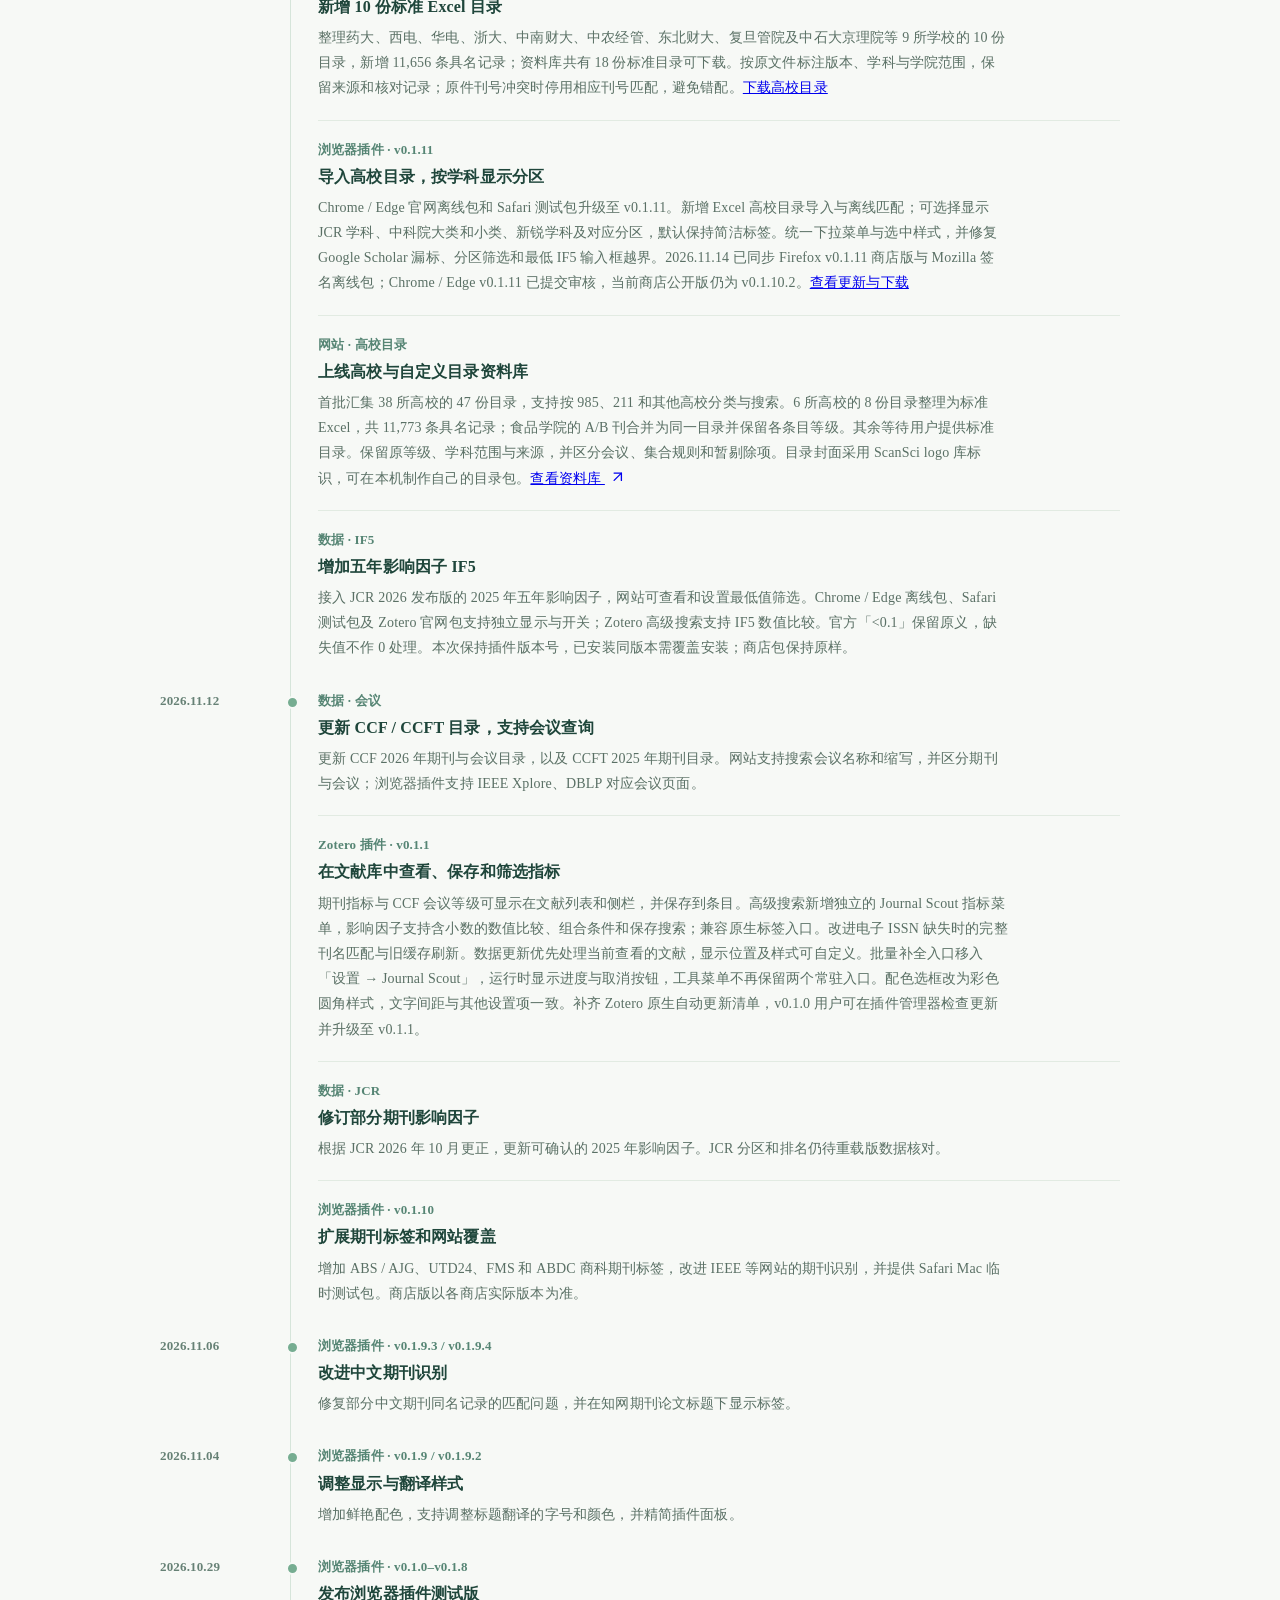
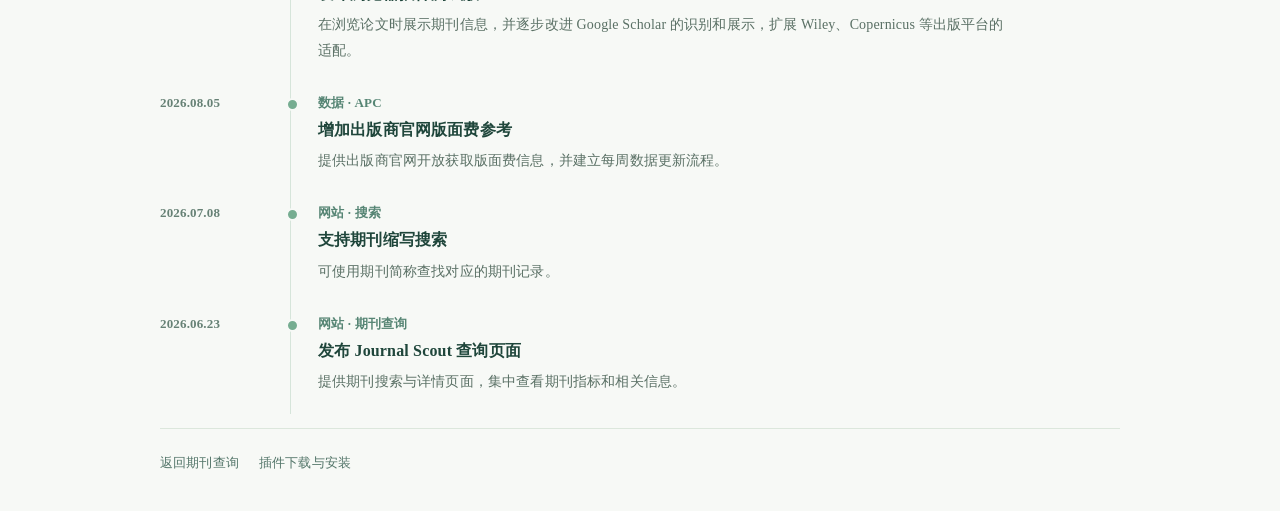
<file: updates.html>
<!doctype html>
<html lang="zh-CN">
<head>
  <meta charset="utf-8">
  <meta name="viewport" content="width=device-width, initial-scale=1">
  <meta name="description" content="Journal Scout 的网站、数据和插件重要更新时间线。">
  <title>更新说明 · Journal Scout</title>
  <link rel="icon" type="image/webp" href="./assets/journal-logo-home-288.webp">
  <link rel="stylesheet" href="./styles.css?v=20261113-unified-header">
  <link rel="stylesheet" href="./extension-install.css?v=20261113-unified-header">
  <link rel="stylesheet" href="./updates.css?v=20261113-single-focus">
  <link rel="stylesheet" href="./assets/link-icons.css?v=20261113-lucide">
</head>
<body class="extension-page install-page updates-page with-global-nav">
  <header class="scansci-global-nav">
    <div class="brand-cluster">
      <a class="brand" href="https://www.scansci.com/" aria-label="ScanSci 首页">
        <img class="brand-logo" src="./assets/brand/scansci-app-icon-64.webp" alt="" width="30" height="30">
        <span>ScanSci</span>
      </a>
      <a class="product-brand" href="./index.html" aria-label="Journal Scout 首页">Journal Scout</a>
    </div>
    <nav class="product-links" aria-label="Journal Scout 导航">
      <a class="extension-install-link" href="./extension-install.html"><svg viewBox="0 0 24 24" aria-hidden="true"><path d="M10 3.5a2 2 0 1 1 4 0V5h4.5A1.5 1.5 0 0 1 20 6.5V10h-1.5a2 2 0 0 0 0 4H20v4.5a1.5 1.5 0 0 1-1.5 1.5H14v-1.5a2 2 0 1 0-4 0V20H5.5A1.5 1.5 0 0 1 4 18.5V14h1.5a2 2 0 1 0 0-4H4V6.5A1.5 1.5 0 0 1 5.5 5H10z"/></svg>插件下载</a>
      <a class="updates-nav-link" href="./updates.html" aria-current="page">更新说明</a>
    </nav>
  </header>

  <main class="updates-main">
    <header class="updates-intro">
      <p class="updates-kicker">Journal Scout · 更新记录</p>
      <h1>更新说明</h1>
      <p>记录网站、数据和插件的重要变化。</p>
      <a class="updates-version-link" href="./extension-install.html#release-history">查看插件各版本更新 <svg class="link-icon lucide lucide-arrow-up-right" viewBox="0 0 24 24" aria-hidden="true" focusable="false"><use href="./assets/icons/lucide-arrow-up-right.svg#arrow-up-right"></use></svg></a>
    </header>

    <section class="updates-section" aria-labelledby="timeline-title">
      <div class="updates-heading">
        <h2 id="timeline-title">更新历程</h2>
        <p>按更新时间倒序排列</p>
      </div>
      <ol class="timeline">
        <li class="timeline-date">
          <time datetime="2026-11-15">2026.11.15</time>
          <div class="timeline-entries">
            <article class="timeline-entry"><span class="timeline-kind">期刊数据库 · 身份核验</span><h3>完成剩余 38 项来源核验</h3><p>确认 36 项连续出版物的身份与刊号，新增 30 条独立记录，修正纸电刊号、历史刊号及原目录误号。13 组更名前后记录分别保存，按原始 JCR 刊名与刊号归属指标；同名异刊分别建档，避免混用影响因子。另 2 项为技术报告集合与占位式记录，保留原始来源及审查依据，不计作缺失期刊。浏览器与 Zotero 共用更新，插件版本号不变。</p></article>
            <article class="timeline-entry"><span class="timeline-kind">期刊数据库 · CSCD / EI</span><h3>核对完整来源目录，补齐收录与刊名关联</h3><p>按 CSCD 2025–2026 全目录及 Elsevier 2026 年 8 月来源表核对收录信息，补齐缺失标记、纸刊与电子刊号关联、规范刊名别名，并新增 679 条来源记录。浏览器插件与 Zotero 共用本次数据修正，插件版本号不变。对停收目录和同名异刊单独核验，避免误标。</p></article>
            <article class="timeline-entry"><span class="timeline-kind">Zotero 插件 · v0.1.3.1</span><h3>收起内部归档，修复期刊收录漏标</h3><p>「其他」字段中的指标归档默认收起，个人备注保持可见；以单行小箭头入口替代按钮，适配窄侧栏和长链接。保留原有归档、同步与数值筛选。数据库补齐《中国水土保持科学（中英文）》的刊名别名及北大核心标记，修正《环境科学》的 EI 与北大核心标记；两刊的 CSCD 核心库信息可正常读取。<a href="./extension-install.html#zotero-install">查看更新与下载</a></p></article>
          </div>
        </li>
        <li class="timeline-date">
          <time datetime="2026-11-14">2026.11.14</time>
          <div class="timeline-entries">
            <article class="timeline-entry"><span class="timeline-kind">浏览器插件 · v0.1.11.1</span><h3>修复校园代理下的知网标签显示</h3><p>统一识别校园代理、图书馆入口和 WebVPN 改写后的知网址径与页面结构，支持常见域名替换及路径前缀，无需逐校配置。同步验证搜索结果、期刊论文详情、筛选和动态刷新；Chrome / Edge 官网离线包已更新。请授权学校代理网站或开启「全部 HTTPS 网站识别」后刷新页面。<a href="./extension-install.html">查看下载</a></p></article>
            <article class="timeline-entry"><span class="timeline-kind">期刊数据库 · Zotero v0.1.3</span><h3>系统核对期刊身份与分级</h3><p>逐组核验重复记录、刊名别名及刊号，修正 414 条记录，归并 207 条重复记录；补齐遗漏的学科分级，分别保留同名异刊与更名前后独立身份。修复 Light: Science &amp; Applications 等期刊漏显示，Zotero 自动重新核对旧匹配，后台刷新保留显示设置。<a href="./extension-install.html#zotero-install">更新 Zotero 插件</a></p></article>
            <article class="timeline-entry">
              <span class="timeline-kind">浏览器插件 · 商店进度</span>
              <h3>Firefox v0.1.11 已上架</h3>
              <p>Firefox v0.1.11 已通过审核，官网同步提供 Mozilla 签名离线包。Chrome 与 Edge 的 v0.1.11 正在审核，商店当前公开版仍为 v0.1.10.2；可先使用官网 v0.1.11.1 离线包。<a href="./extension-install.html">查看版本与下载</a></p>
            </article>
          </div>
        </li>
        <li class="timeline-date">
          <time datetime="2026-11-13">2026.11.13</time>
          <div class="timeline-entries">
            <article class="timeline-entry">
              <span class="timeline-kind">Zotero 插件 · v0.1.2</span>
              <h3>导入高校目录，修复侧栏闪烁</h3>
              <p>设置中新增标准 Excel 目录导入，核验通过后加入上方标签列表并离线匹配；支持学科分区显示。重复刷新保留现有侧栏、设置状态和文件选择，避免清空重建造成闪烁。v0.1.1 用户可通过 Zotero 原生检查更新升级。<a href="./extension-install.html#zotero-install">下载与安装</a></p>
            </article>
            <article class="timeline-entry">
              <span class="timeline-kind">资料库 · 高校目录</span>
              <h3>新增 10 份标准 Excel 目录</h3>
              <p>整理药大、西电、华电、浙大、中南财大、中农经管、东北财大、复旦管院及中石大京理院等 9 所学校的 10 份目录，新增 11,656 条具名记录；资料库共有 18 份标准目录可下载。按原文件标注版本、学科与学院范围，保留来源和核对记录；原件刊号冲突时停用相应刊号匹配，避免错配。<a href="./catalogs.html">下载高校目录</a></p>
            </article>
            <article class="timeline-entry">
              <span class="timeline-kind">浏览器插件 · v0.1.11</span>
              <h3>导入高校目录，按学科显示分区</h3>
              <p>Chrome / Edge 官网离线包和 Safari 测试包升级至 v0.1.11。新增 Excel 高校目录导入与离线匹配；可选择显示 JCR 学科、中科院大类和小类、新锐学科及对应分区，默认保持简洁标签。统一下拉菜单与选中样式，并修复 Google Scholar 漏标、分区筛选和最低 IF5 输入框越界。2026.11.14 已同步 Firefox v0.1.11 商店版与 Mozilla 签名离线包；Chrome / Edge v0.1.11 已提交审核，当前商店公开版仍为 v0.1.10.2。<a href="./extension-install.html#release-history">查看更新与下载</a></p>
            </article>
            <article class="timeline-entry">
              <span class="timeline-kind">网站 · 高校目录</span>
              <h3>上线高校与自定义目录资料库</h3>
              <p>首批汇集 38 所高校的 47 份目录，支持按 985、211 和其他高校分类与搜索。6 所高校的 8 份目录整理为标准 Excel，共 11,773 条具名记录；食品学院的 A/B 刊合并为同一目录并保留各条目等级。其余等待用户提供标准目录。保留原等级、学科范围与来源，并区分会议、集合规则和暂剔除项。目录封面采用 ScanSci logo 库标识，可在本机制作自己的目录包。<a href="./catalogs.html">查看资料库 <svg class="link-icon lucide lucide-arrow-up-right" viewBox="0 0 24 24" aria-hidden="true" focusable="false"><use href="./assets/icons/lucide-arrow-up-right.svg#arrow-up-right"></use></svg></a></p>
            </article>
            <article class="timeline-entry">
              <span class="timeline-kind">数据 · IF5</span>
              <h3>增加五年影响因子 IF5</h3>
              <p>接入 JCR 2026 发布版的 2025 年五年影响因子，网站可查看和设置最低值筛选。Chrome / Edge 离线包、Safari 测试包及 Zotero 官网包支持独立显示与开关；Zotero 高级搜索支持 IF5 数值比较。官方「&lt;0.1」保留原义，缺失值不作 0 处理。本次保持插件版本号，已安装同版本需覆盖安装；商店包保持原样。</p>
            </article>
          </div>
        </li>
        <li class="timeline-date">
          <time datetime="2026-11-12">2026.11.12</time>
          <div class="timeline-entries">
            <article class="timeline-entry">
              <span class="timeline-kind">数据 · 会议</span>
              <h3>更新 CCF / CCFT 目录，支持会议查询</h3>
              <p>更新 CCF 2026 年期刊与会议目录，以及 CCFT 2025 年期刊目录。网站支持搜索会议名称和缩写，并区分期刊与会议；浏览器插件支持 IEEE Xplore、DBLP 对应会议页面。</p>
            </article>
            <article class="timeline-entry">
              <span class="timeline-kind">Zotero 插件 · v0.1.1</span>
              <h3>在文献库中查看、保存和筛选指标</h3>
              <p>期刊指标与 CCF 会议等级可显示在文献列表和侧栏，并保存到条目。高级搜索新增独立的 Journal Scout 指标菜单，影响因子支持含小数的数值比较、组合条件和保存搜索；兼容原生标签入口。改进电子 ISSN 缺失时的完整刊名匹配与旧缓存刷新。数据更新优先处理当前查看的文献，显示位置及样式可自定义。批量补全入口移入「设置 → Journal Scout」，运行时显示进度与取消按钮，工具菜单不再保留两个常驻入口。配色选框改为彩色圆角样式，文字间距与其他设置项一致。补齐 Zotero 原生自动更新清单，v0.1.0 用户可在插件管理器检查更新并升级至 v0.1.1。</p>
            </article>
            <article class="timeline-entry">
              <span class="timeline-kind">数据 · JCR</span>
              <h3>修订部分期刊影响因子</h3>
              <p>根据 JCR 2026 年 10 月更正，更新可确认的 2025 年影响因子。JCR 分区和排名仍待重载版数据核对。</p>
            </article>
            <article class="timeline-entry">
              <span class="timeline-kind">浏览器插件 · v0.1.10</span>
              <h3>扩展期刊标签和网站覆盖</h3>
              <p>增加 ABS / AJG、UTD24、FMS 和 ABDC 商科期刊标签，改进 IEEE 等网站的期刊识别，并提供 Safari Mac 临时测试包。商店版以各商店实际版本为准。</p>
            </article>
          </div>
        </li>
        <li class="timeline-date">
          <time datetime="2026-11-06">2026.11.06</time>
          <div class="timeline-entries">
            <article class="timeline-entry">
              <span class="timeline-kind">浏览器插件 · v0.1.9.3 / v0.1.9.4</span>
              <h3>改进中文期刊识别</h3>
              <p>修复部分中文期刊同名记录的匹配问题，并在知网期刊论文标题下显示标签。</p>
            </article>
          </div>
        </li>
        <li class="timeline-date">
          <time datetime="2026-11-04">2026.11.04</time>
          <div class="timeline-entries">
            <article class="timeline-entry">
              <span class="timeline-kind">浏览器插件 · v0.1.9 / v0.1.9.2</span>
              <h3>调整显示与翻译样式</h3>
              <p>增加鲜艳配色，支持调整标题翻译的字号和颜色，并精简插件面板。</p>
            </article>
          </div>
        </li>
        <li class="timeline-date">
          <time datetime="2026-10-29">2026.10.29</time>
          <div class="timeline-entries">
            <article class="timeline-entry">
              <span class="timeline-kind">浏览器插件 · v0.1.0–v0.1.8</span>
              <h3>发布浏览器插件测试版</h3>
              <p>在浏览论文时展示期刊信息，并逐步改进 Google Scholar 的识别和展示，扩展 Wiley、Copernicus 等出版平台的适配。</p>
            </article>
          </div>
        </li>
        <li class="timeline-date">
          <time datetime="2026-08-05">2026.08.05</time>
          <div class="timeline-entries">
            <article class="timeline-entry">
              <span class="timeline-kind">数据 · APC</span>
              <h3>增加出版商官网版面费参考</h3>
              <p>提供出版商官网开放获取版面费信息，并建立每周数据更新流程。</p>
            </article>
          </div>
        </li>
        <li class="timeline-date">
          <time datetime="2026-07-08">2026.07.08</time>
          <div class="timeline-entries">
            <article class="timeline-entry">
              <span class="timeline-kind">网站 · 搜索</span>
              <h3>支持期刊缩写搜索</h3>
              <p>可使用期刊简称查找对应的期刊记录。</p>
            </article>
          </div>
        </li>
        <li class="timeline-date">
          <time datetime="2026-06-23">2026.06.23</time>
          <div class="timeline-entries">
            <article class="timeline-entry">
              <span class="timeline-kind">网站 · 期刊查询</span>
              <h3>发布 Journal Scout 查询页面</h3>
              <p>提供期刊搜索与详情页面，集中查看期刊指标和相关信息。</p>
            </article>
          </div>
        </li>
      </ol>
    </section>
  </main>
  <footer class="updates-footer"><a href="./index.html">返回期刊查询</a><a href="./extension-install.html">插件下载与安装</a></footer>
</body>
</html>
</file>
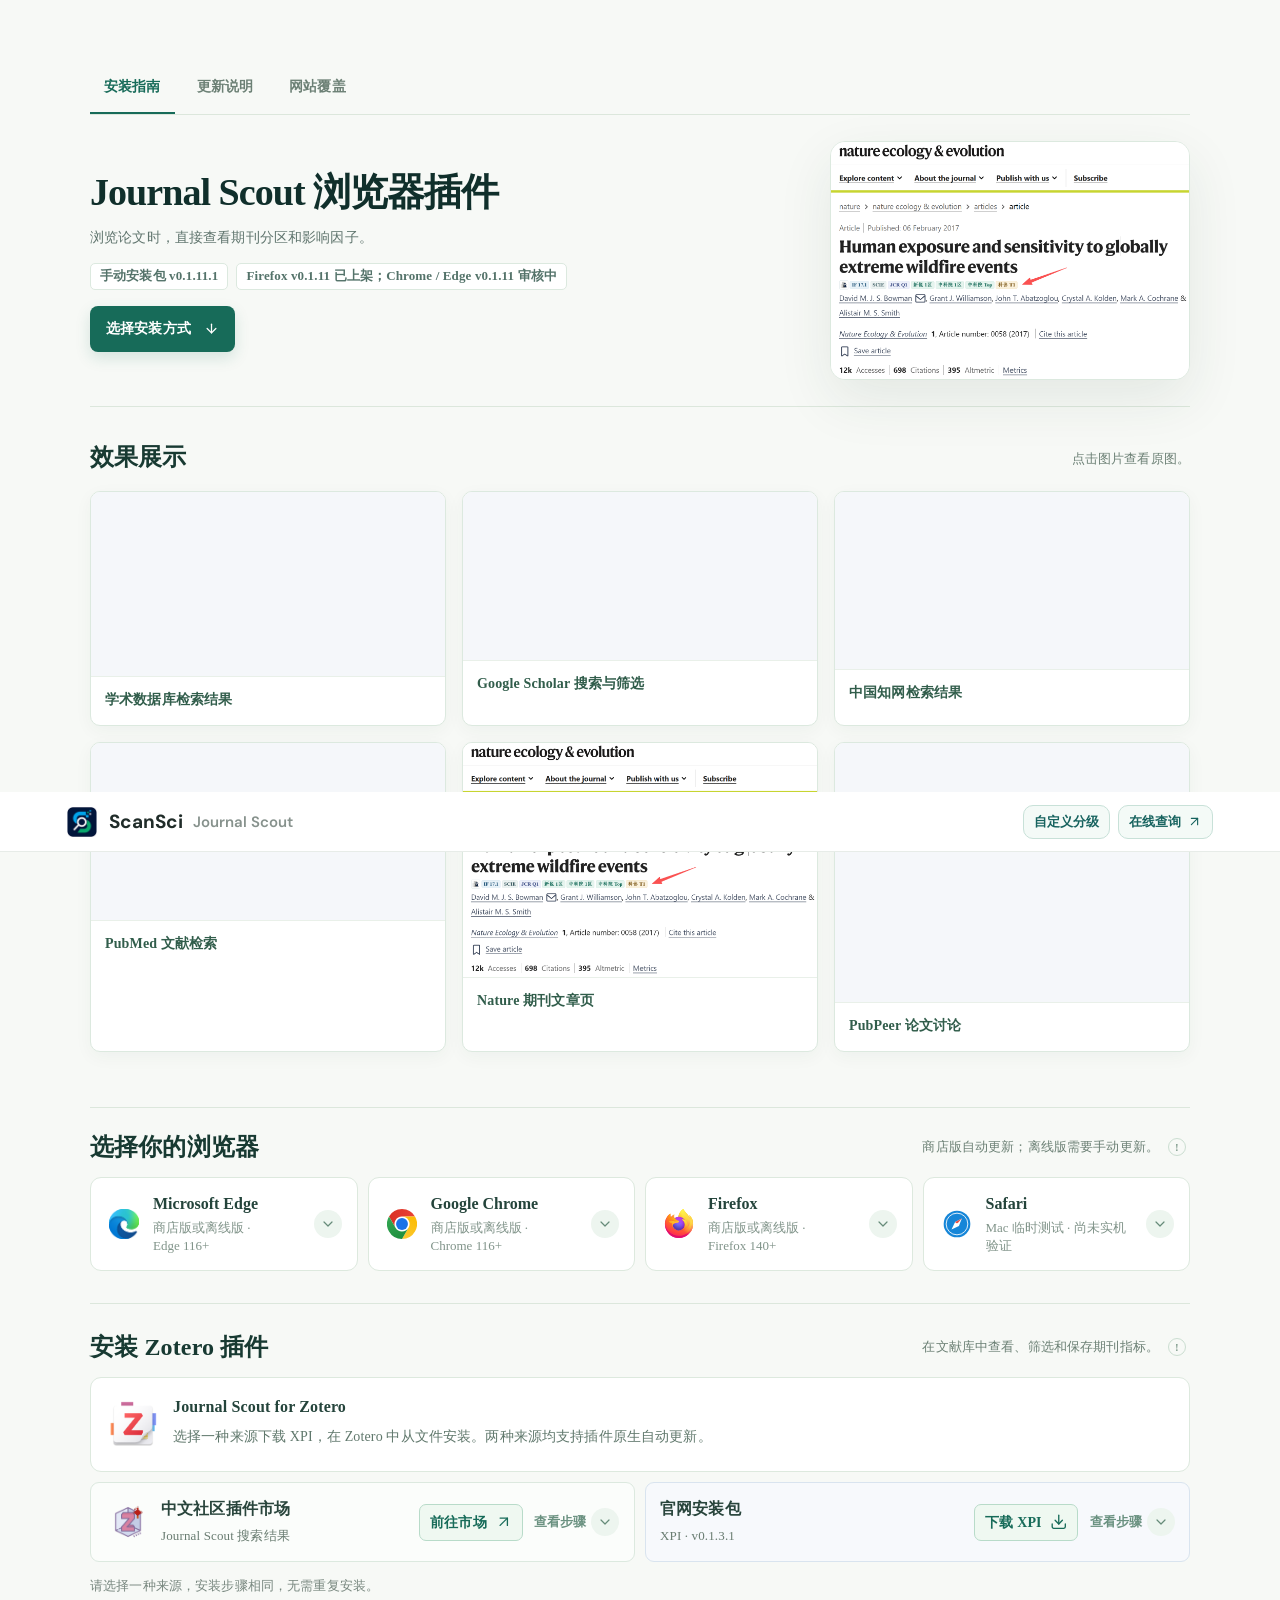
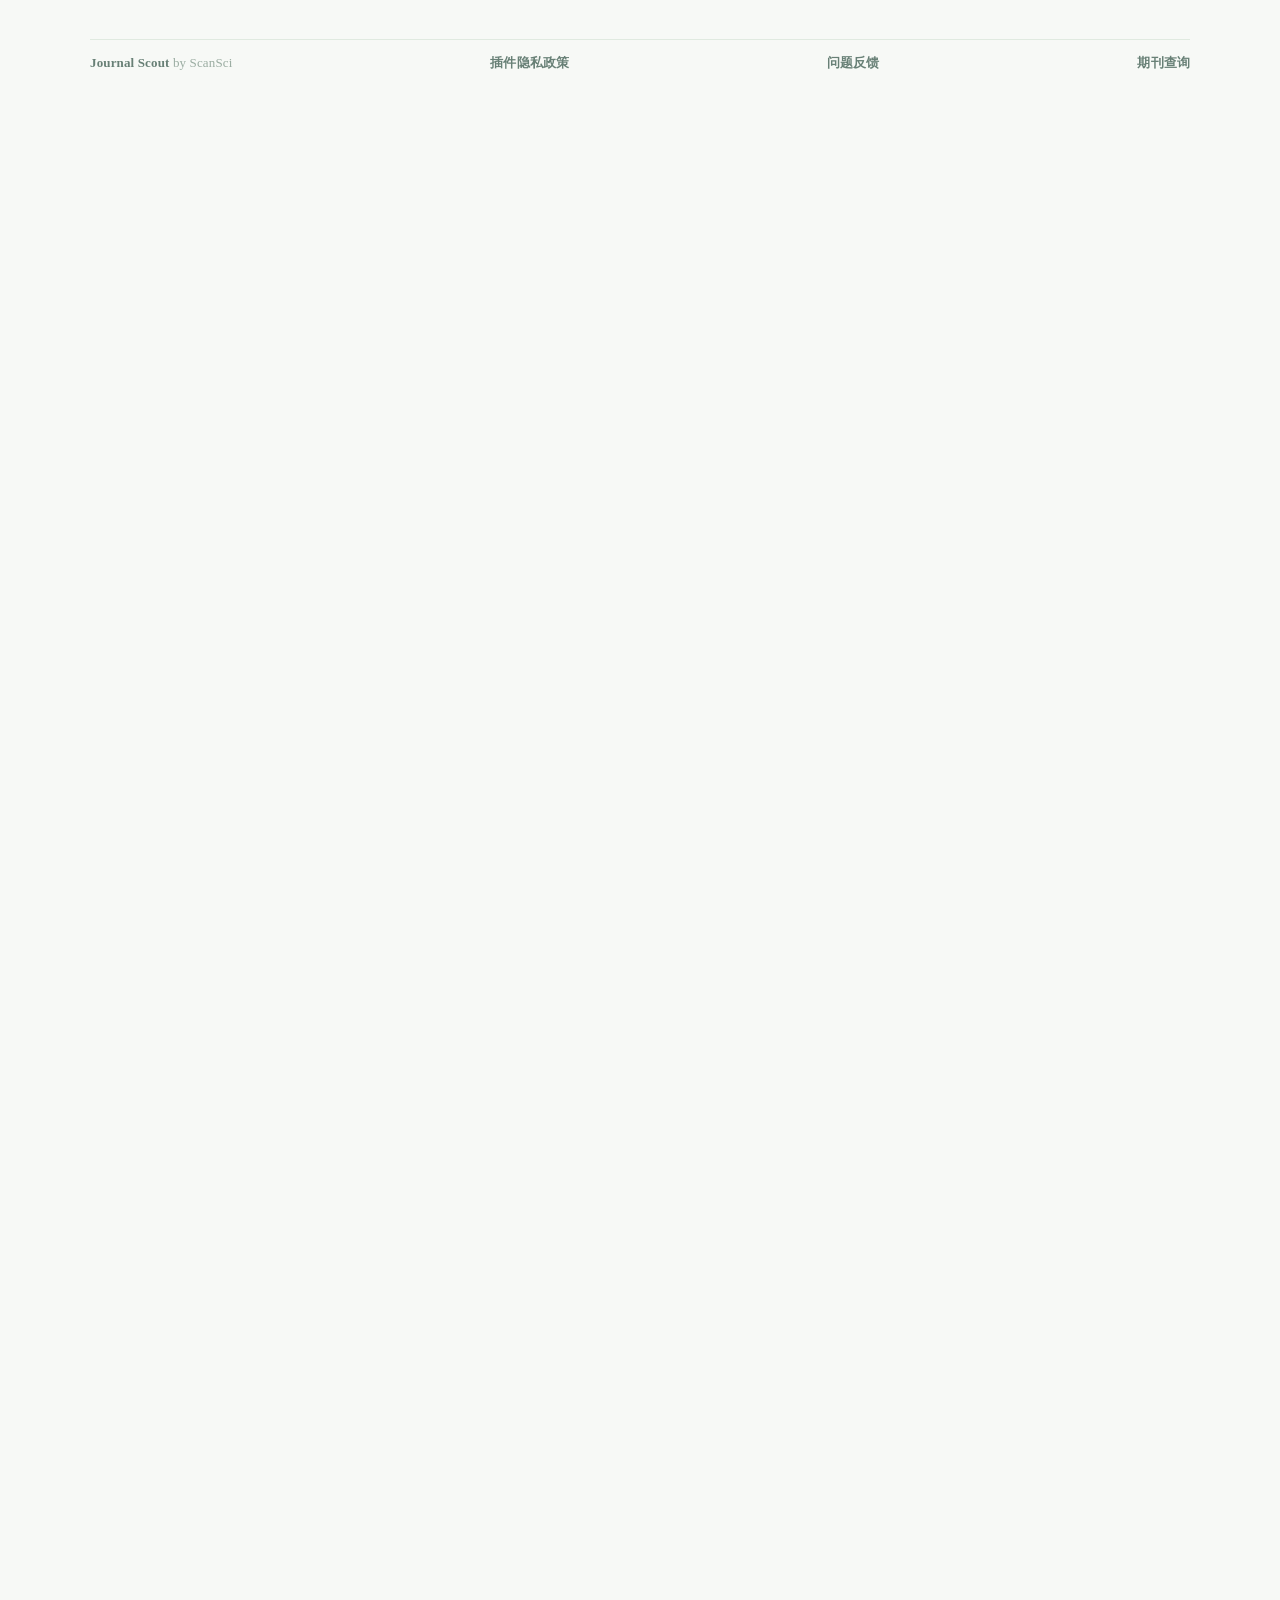
<file: zotero.html>
<!doctype html>
<html lang="zh-CN">
<head>
  <meta charset="utf-8">
  <meta name="viewport" content="width=device-width, initial-scale=1">
  <meta name="robots" content="noindex">
  <meta http-equiv="refresh" content="0; url=./extension-install.html#zotero-install">
  <link rel="canonical" href="https://journal.scansci.com/extension-install.html">
  <title>Zotero 插件 · Journal Scout</title>
</head>
<body>
  <p>正在跳转至 <a href="./extension-install.html#zotero-install">Zotero 插件安装说明</a>。</p>
</body>
</html>
</file>
<file: styles.css>
﻿@import url("https://fonts.googleapis.com/css2?family=DM+Sans:wght@600;700&family=Noto+Sans+SC:wght@400;500;700;800&family=Noto+Serif+SC:wght@700;900&display=swap");

:root {
  --scansci-header-height: 60px;
  --scansci-side-gutter: 5.2%;
  --bg: #eef2f8;
  --paper: #fdfdff;
  --ink: #152036;
  --muted: #5b6780;
  --line: #d7dfec;
  --brand: #0f6178;
  --brand-2: #d7883a;
  --tag-bg: #eef4fb;
  --shadow: 0 18px 44px rgba(18, 28, 45, 0.11);
  --font-sans: "Noto Sans SC", "PingFang SC", "Hiragino Sans GB", "Microsoft YaHei", "Helvetica Neue", sans-serif;
  --font-display: "Noto Serif SC", "Songti SC", "STSong", "SimSun", serif;
}

* {
  box-sizing: border-box;
}

body {
  margin: 0;
  font-family: var(--font-sans);
  font-weight: 500;
  letter-spacing: 0.01em;
  line-height: 1.55;
  color: var(--ink);
  background:
    radial-gradient(1100px 460px at 110% -10%, #d3e9f1 0%, transparent 68%),
    radial-gradient(980px 420px at -10% 120%, #fae4cb 0%, transparent 60%),
    radial-gradient(540px 280px at 50% -8%, #d7dff9 0%, transparent 80%),
    var(--bg);
}

.with-global-nav {
  padding-top: var(--scansci-header-height);
}

.scansci-global-nav {
  position: fixed;
  top: 0;
  left: 0;
  right: 0;
  z-index: 1100;
  height: var(--scansci-header-height);
  border-bottom: 1px solid #e7ece8;
  background: #fff;
  display: flex;
  align-items: center;
  justify-content: space-between;
  gap: 12px;
  padding: 0 var(--scansci-side-gutter);
  font-family: "DM Sans", "Noto Sans SC", sans-serif;
  line-height: normal;
  letter-spacing: 0;
}

.brand-cluster {
  display: flex;
  align-items: center;
  gap: 10px;
  min-width: 0;
}

.brand {
  display: flex;
  align-items: center;
  gap: 12px;
  color: #202c29;
  font-size: 19px;
  font-weight: 700;
  white-space: nowrap;
  text-decoration: none;
}

.brand-logo {
  width: 30px;
  height: 30px;
  object-fit: contain;
  flex: none;
}

.product-brand {
  color: #87928d;
  font-size: 15px;
  font-weight: 600;
  text-decoration: none;
  white-space: nowrap;
}

.brand:hover,
.product-brand:hover {
  color: #316c58;
}

.scansci-global-nav a:focus-visible {
  outline: 1px solid currentColor;
  outline-offset: -1px;
  border-radius: 4px;
}

.scansci-global-nav .product-links {
  display: flex;
  align-items: center;
  gap: 8px;
  flex: none;
}

.scansci-global-nav .product-links > a,
.scansci-global-nav > .extension-back {
  display: inline-flex;
  align-items: center;
  justify-content: center;
  gap: 6px;
  min-height: 34px;
  padding: 7px 10px;
  border: 1px solid #c8e1d8;
  border-radius: 10px;
  background: #f4faf7;
  color: #17635f;
  font-family: "DM Sans", "Noto Sans SC", "PingFang SC", "Microsoft YaHei", sans-serif;
  font-size: 13px;
  font-weight: 700;
  font-style: normal;
  line-height: 18px;
  letter-spacing: 0;
  text-decoration: none;
  white-space: nowrap;
  box-shadow: none;
}

.scansci-global-nav .product-links > a:is(:hover, :focus-visible, [aria-current="page"]),
.scansci-global-nav > .extension-back:is(:hover, :focus-visible) {
  border-color: #6da996;
  background: #eaf6f0;
  color: #0b5148;
  outline: none;
}

.scansci-global-nav .product-links > a svg,
.scansci-global-nav > .extension-back svg {
  width: 15px;
  height: 15px;
  flex: none;
}

@media (max-width: 520px) {
  .scansci-global-nav .product-brand { display: none; }
  .scansci-global-nav .product-links { gap: 6px; }
}

@media (max-width: 360px) {
  .scansci-global-nav { gap: 8px; padding-inline: 12px; }
  .scansci-global-nav .brand { gap: 8px; font-size: 17px; }
}

@media (max-width: 720px) {
  :root { --scansci-side-gutter: 18px; }
  .product-brand { font-size: 13px; }
}

.back-link {
  text-decoration: none;
  color: var(--brand);
  font-weight: 700;
  font-size: 13px;
}

button,
input,
select,
textarea {
  font: inherit;
}

.search-page {
  min-height: 100vh;
  display: flex;
  flex-direction: column;
}

.search-main {
  max-width: 980px;
  width: 100%;
  margin: auto;
  padding: 24px 18px;
}

.search-shell {
  background: #fcfdff;
  border: 1px solid var(--line);
  border-radius: 22px;
  box-shadow: var(--shadow);
  backdrop-filter: blur(6px);
}

.search-shell--single {
  padding: clamp(18px, 4vw, 34px);
}

.single-title {
  margin: 0 0 16px;
  font-family: var(--font-display);
  font-weight: 900;
  font-size: clamp(30px, 7vw, 62px);
  line-height: 1.1;
  letter-spacing: -0.012em;
}

.search-head {
  display: flex;
  justify-content: space-between;
  align-items: center;
  margin-bottom: 10px;
}

.search-head__label {
  font-size: 12px;
  letter-spacing: 0.08em;
  text-transform: uppercase;
  color: #61708a;
  font-weight: 700;
}

.cmd-trigger {
  border: 1px solid #cfd9eb;
  border-radius: 10px;
  background: #f4f8ff;
  color: #35526d;
  height: 30px;
  min-width: 48px;
  font-size: 12px;
  font-weight: 700;
  cursor: pointer;
}

.cmd-trigger:hover {
  background: #e8f0ff;
}

.search-box {
  display: grid;
  grid-template-columns: minmax(0, 1fr);
  gap: 8px;
}

.search-box--single input {
  height: 58px;
  font-size: 18px;
}

input {
  width: 100%;
  border: 1px solid #c7d5e8;
  border-radius: 14px;
  padding: 13px 14px;
  font-size: 16px;
  background: #fff;
  color: var(--ink);
  transition: border-color 0.2s ease, box-shadow 0.2s ease;
}

input:focus,
select:focus,
textarea:focus {
  outline: none;
  border-color: #176650;
  box-shadow: none;
}

.search-tip {
  margin: 10px 0 0;
  font-size: 12px;
  color: var(--muted);
}

.active-filter {
  margin-top: 8px;
}

.suggestion-panel {
  display: none;
  margin-top: 12px;
  border: 1px solid #d1dcec;
  border-radius: 16px;
  background: #fff;
  max-height: min(62vh, 520px);
  overflow: auto;
  box-shadow: 0 12px 28px rgba(18, 28, 45, 0.08);
}

.suggestion-panel.is-open {
  display: block;
}

.suggestion {
  width: 100%;
  border: 0;
  border-bottom: 1px solid #ebf0f7;
  background: transparent;
  text-align: left;
  color: inherit;
  padding: 12px;
  display: grid;
  grid-template-columns: minmax(0, 1fr);
  gap: 10px;
  cursor: pointer;
  transition: background 0.16s ease, transform 0.16s ease;
}

.suggestion:last-child {
  border-bottom: 0;
}

.suggestion:hover {
  background: #f3f7fd;
  transform: translateX(2px);
}

.suggestion.is-active {
  background: #edf4ff;
}

.suggestion__title {
  font-size: 15px;
  font-weight: 700;
}

.suggestion__title-row {
  display: flex;
  align-items: center;
  gap: 8px;
  min-width: 0;
}

.suggestion__match-hint {
  flex: 0 0 auto;
  display: inline-flex;
  align-items: center;
  min-height: 20px;
  padding: 0 8px;
  border-radius: 999px;
  border: 1px solid rgba(112, 138, 171, 0.28);
  background: rgba(237, 244, 255, 0.72);
  color: #567090;
  font-size: 10px;
  font-weight: 700;
  letter-spacing: 0.02em;
}

.suggestion__meta {
  color: var(--muted);
  font-size: 12px;
  margin-top: 2px;
}

.tags {
  display: flex;
  flex-wrap: wrap;
  gap: 6px;
  margin-top: 4px;
}

.tag {
  display: inline-block;
  border-radius: 999px;
  border: 1px solid #d2ddee;
  background: var(--tag-bg);
  padding: 3px 9px;
  font-size: 11px;
  color: #22405f;
  font-weight: 700;
  letter-spacing: 0.01em;
}

.tag--jcr {
  border-color: #cabef9;
  background: #f1edff;
  color: #4a2c95;
}

.tag--impact {
  border-color: #d3e5ef;
  background: #e8f2f8;
  color: #174d73;
}

.tag--cas {
  border-color: #b8d9c8;
  background: #eaf8f0;
  color: #1f6848;
}

.tag--xuankan {
  border-color: #cee9de;
  background: #e5f4ee;
  color: #08624f;
}

.tag--hq {
  border-color: #f1cc9c;
  background: #fff3e3;
  color: #965613;
}

.tag--ni {
  border-color: #9ec7f0;
  background: #ecf5ff;
  color: #1d5ea8;
}

.tag--nature-index {
  border-color: #f1d5e1;
  background: #faeaf0;
  color: #8b3f5e;
}

.tag--ccf {
  border-color: #d9e0f4;
  background: #eaeefa;
  color: #414b88;
}

.tag--ccft {
  border-color: #e5d9ef;
  background: #f1eaf7;
  color: #65487c;
}

.tag--scd {
  border-color: #f0dfb9;
  background: #faf1dd;
  color: #76500d;
}

.tag--ni-new {
  border-color: #efc27f;
  background: #fff7e8;
  color: #a25f0d;
}

.tag--pku {
  border-color: #f0c2c8;
  background: #fff0f3;
  color: #a13a58;
}

.tag--cssci {
  border-color: #c9c4f6;
  background: #f2f0ff;
  color: #4f3ea8;
}

.tag--cscd {
  border-color: #abd9e6;
  background: #e9f8fd;
  color: #13647c;
}

.tag--wos {
  border-color: #b7d2f4;
  background: #edf4ff;
  color: #215aa6;
}

.tag--ei {
  border-color: #9fd8cb;
  background: #e8faf5;
  color: #0d7a66;
}

.tag--warn {
  border-color: #f4b7b0;
  background: #ffefeb;
  color: #993327;
}

.tag--empty {
  border-color: #dde3ed;
  background: #f6f8fc;
  color: #6f7b90;
}

.placeholder {
  margin: 0;
  padding: 12px;
  color: var(--muted);
  font-size: 13px;
}

.hero {
  border-bottom: 1px solid #dbe3ef;
  background: linear-gradient(180deg, rgba(255, 255, 255, 0.78) 0%, rgba(255, 255, 255, 0.38) 100%);
  backdrop-filter: blur(5px);
}

.hero__content {
  max-width: 1160px;
  margin: 0 auto;
  padding: 22px 18px 18px;
}

.eyebrow {
  margin: 0;
  text-transform: uppercase;
  letter-spacing: 0.09em;
  color: var(--brand);
  font-size: 12px;
  font-weight: 700;
}

h1 {
  margin: 8px 0 6px;
  font-family: var(--font-display);
  font-weight: 900;
  line-height: 1.1;
  font-size: clamp(28px, 6vw, 56px);
  letter-spacing: -0.012em;
}

.subtitle {
  margin: 0 0 10px;
  color: var(--muted);
}

.meta-row {
  display: flex;
  flex-wrap: wrap;
  gap: 6px;
}

.detail-main {
  max-width: 1160px;
  margin: 14px auto 22px;
  padding: 0 18px;
  display: grid;
  gap: 12px;
  grid-template-columns: 280px minmax(0, 1fr) 340px;
  align-items: start;
}

.panel {
  background: #fcfdff;
  border: 1px solid #d5dfec;
  border-radius: 18px;
  box-shadow: var(--shadow);
  padding: 16px;
}

.panel h2 {
  margin: 0 0 10px;
  font-family: var(--font-display);
  font-weight: 700;
  font-size: 18px;
  display: inline-flex;
  align-items: center;
  gap: 8px;
}

.panel--core {
  grid-column: 1;
  position: sticky;
  top: 14px;
}

.panel--spotlight {
  grid-column: 2;
}

.panel--trend {
  grid-column: 2 / span 2;
}

.panel--hq {
  grid-column: 3;
}

.panel--related {
  grid-column: 2 / span 2;
}

.detail-page {
  background:
    radial-gradient(920px 320px at -10% -20%, #f0f5e9 0%, transparent 64%),
    radial-gradient(820px 300px at 120% -15%, #f8efe0 0%, transparent 62%),
    #f7f6f2;
}

.detail-page .hero {
  border-bottom: 1px solid #e8e4d8;
  background: #fcfbf7;
  backdrop-filter: none;
}

.detail-page .hero__content {
  max-width: none;
  width: 100%;
  padding: 16px var(--scansci-side-gutter) 12px;
}

.detail-page .eyebrow {
  color: #3f8b56;
  letter-spacing: 0.05em;
}

.detail-page h1 {
  font-family: var(--font-sans);
  font-weight: 800;
  font-size: clamp(26px, 4vw, 38px);
  margin: 5px 0 4px;
  line-height: 1.02;
  letter-spacing: -0.01em;
}

.detail-page .subtitle {
  margin-bottom: 8px;
  color: #4a566a;
}

.detail-page .tags {
  gap: 6px;
  margin-top: 12px;
  align-items: center;
}

.detail-page .tags .tag {
  display: inline-flex;
  align-items: center;
  justify-content: center;
  min-height: 28px;
  border-radius: 999px;
  border: 1px solid #d2ddee;
  background: var(--tag-bg);
  padding: 4px 10px;
  color: #22405f;
  font-size: 12px;
  font-weight: 800;
  letter-spacing: 0;
  line-height: 1.15;
  white-space: nowrap;
  box-shadow: inset 0 1px 0 rgba(255, 255, 255, 0.78);
}

.detail-page .tags .tag:not(:last-child) {
  margin-right: 0;
}

.detail-page .tags .tag:not(:last-child)::after,
.detail-page .tags .tag::before {
  display: none;
}

.detail-page .tags .tag--jcr {
  border-color: #cabef9;
  background: #f1edff;
  color: #513a92;
}

.detail-page .tags .tag--impact {
  border-color: #d3e5ef;
  background: #e8f2f8;
  color: #174d73;
}

.detail-page .tags .tag--xuankan {
  border-color: #cee9de;
  background: #e5f4ee;
  color: #08624f;
}

.detail-page .tags .tag--cas {
  border-color: #b8d9c8;
  background: #eaf8f0;
  color: #1d6b4a;
}

.detail-page .tags .tag--hq {
  border-color: #f1cc9c;
  background: #fff3e3;
  color: #895614;
}

.detail-page .tags .tag--ni {
  border-color: #9ec7f0;
  background: #ecf5ff;
  color: #1f65ab;
}

.detail-page .tags .tag--nature-index {
  border-color: #f1d5e1;
  background: #faeaf0;
  color: #8b3f5e;
}

.detail-page .tags .tag--ccf {
  border-color: #d9e0f4;
  background: #eaeefa;
  color: #414b88;
}

.detail-page .tags .tag--ccft {
  border-color: #e5d9ef;
  background: #f1eaf7;
  color: #65487c;
}

.detail-page .tags .tag--ni-new {
  border-color: #efc27f;
  background: #fff7e8;
  color: #9a5a0b;
}

.detail-page .tags .tag--wos {
  border-color: #b7d2f4;
  background: #edf4ff;
  color: #215aa6;
}

.detail-page .tags .tag--ei {
  border-color: #9fd8cb;
  background: #e8faf5;
  color: #0d7a66;
}

.detail-page .tags .tag--pku,
.detail-page .tags .tag--warn,
.detail-page .tags .tag--xuankan-warn {
  border-color: #f4b7b0;
  background: #ffefeb;
  color: #963a32;
}

.detail-page .tags .tag--cssci,
.detail-page .tags .tag--cscd {
  border-color: #c9c4f6;
  background: #f2f0ff;
  color: #4f4a9b;
}

.detail-page .tags .tag--empty {
  border-color: #dde3ed;
  background: #f6f8fc;
  color: #6f7b90;
}

.detail-page .detail-main {
  max-width: none;
  width: 100%;
  margin: 12px auto 22px;
  padding-inline: var(--scansci-side-gutter);
  gap: 12px;
  grid-template-columns: minmax(280px, 330px) minmax(0, 1fr);
  align-items: start;
}

.detail-page .detail-sidebar,
.detail-page .detail-content,
.detail-page .detail-rail {
  min-width: 0;
  display: grid;
  gap: 12px;
  align-content: start;
}

.detail-page .detail-sidebar {
  grid-column: 1;
  grid-row: 1;
}

.detail-page .detail-content {
  grid-column: 2;
  grid-row: 1;
}

.detail-page .detail-rail {
  grid-column: auto;
  grid-row: auto;
  min-width: 0;
  position: static;
  top: auto;
}

.detail-page .panel {
  background: #fff;
  border: 1px solid #e4e0d6;
  border-radius: 12px;
  box-shadow: 0 4px 14px rgba(34, 45, 59, 0.07);
  padding: 14px;
}

.detail-page .panel h2 {
  margin: 0 0 12px;
  font-family: var(--font-sans);
  font-weight: 800;
  font-size: 17px;
  color: #273347;
  letter-spacing: -0.01em;
}

.detail-page .panel--spotlight {
  grid-area: auto;
  padding: 14px;
}

.detail-page .panel--trend {
  grid-area: auto;
  align-self: start;
  min-width: 0;
  max-width: 100%;
  overflow: hidden;
}

.detail-page .panel--related {
  grid-area: auto;
  align-self: start;
}

.detail-page .panel--submission {
  grid-area: auto;
  align-self: start;
  display: grid;
  grid-template-columns: minmax(0, 1fr);
  gap: 6px;
  padding: 12px 14px;
}

.detail-page .panel--submission h2 {
  margin: 0;
  font-size: 15px;
  line-height: 1.25;
}

.detail-page .panel--evidence {
  grid-area: auto;
  align-self: start;
}

.detail-page .panel--core {
  grid-area: auto;
  position: static;
  align-self: start;
}

.detail-page .panel--hq {
  grid-area: auto;
  align-self: start;
}

.detail-page .panel--core .detail-grid {
  grid-template-columns: repeat(2, minmax(0, 1fr));
  gap: 0 12px;
  align-items: stretch;
  border-top: 1px solid #ece7dc;
}

.detail-page .panel--hq .detail-grid {
  grid-template-columns: repeat(2, minmax(0, 1fr));
  gap: 0 12px;
  border-top: 1px solid #ece7dc;
}

.detail-page .spotlight-layout {
  display: grid;
  grid-template-columns: minmax(136px, 168px) minmax(0, 1fr);
  grid-template-areas:
    "visual content"
    "visual meta"
    "summary summary";
  gap: 10px 14px;
  align-items: start;
}

.detail-page .spotlight-visual {
  grid-area: visual;
  min-width: 0;
}

.detail-page .spotlight-content {
  grid-area: content;
  min-width: 0;
  display: grid;
  gap: 7px;
  align-self: start;
}

.detail-page .spotlight-top {
  display: grid;
  grid-template-columns: minmax(0, 1fr);
  gap: 8px;
  align-items: start;
}

.detail-page .spotlight-cover {
  min-height: 0;
  height: clamp(180px, 17vw, 218px);
  border-radius: 8px;
  border: 1px solid #d9d4c6;
  box-shadow:
    0 1px 0 rgba(255, 255, 255, 0.95) inset,
    0 12px 26px rgba(36, 44, 52, 0.2);
}

.detail-page .spotlight-summary {
  margin: 0;
  font-size: 13px;
  color: #2f3b4e;
  line-height: 1.5;
  text-align: left;
  display: -webkit-box;
  -webkit-line-clamp: 2;
  -webkit-box-orient: vertical;
  overflow: hidden;
}

.detail-page .spotlight-summary.is-muted,
.detail-page .kv .v.is-muted,
.detail-page .impact-number em.is-muted {
  color: #8792a4;
  font-weight: 650;
}

.detail-page .spotlight-summary-wrap {
  grid-area: summary;
  margin-top: 1px;
  border: 0;
  border-top: 1px solid #e7e1d4;
  border-radius: 0;
  background: transparent;
  padding: 8px 0 0;
}

.detail-page .spotlight-link-row {
  margin-bottom: 0;
}

.detail-page .spotlight-link {
  color: #2f8f57;
  font-size: 13px;
  font-weight: 850;
}

.detail-page .citescore-card {
  border: 0;
  border-radius: 0;
  background: transparent;
  padding: 0;
}

.detail-page .citescore-card.is-empty {
  opacity: 0.92;
}

.detail-page .citescore-card.is-empty .citescore-percent-row,
.detail-page .citescore-card.is-empty .citescore-percent-track,
.detail-page .citescore-card.is-empty .citescore-breakdown {
  display: none;
}

.detail-page .citescore-card.is-empty .citescore-metrics,
.detail-page .citescore-card.is-empty .citescore-stars {
  display: none;
}

.detail-page .citescore-card.is-empty .citescore-source {
  margin-top: 0;
}

.detail-page .impact-card {
  display: grid;
  gap: 0;
  background: transparent;
}

.detail-page .impact-card__head {
  display: none;
}

.detail-page .impact-card__numbers {
  display: grid;
  grid-template-columns: repeat(3, minmax(0, 1fr));
  gap: 0;
  align-items: center;
  border: 1px solid #e4dece;
  border-radius: 10px;
  background: #fffdf8;
  padding: 8px 10px;
  box-shadow: inset 0 1px 0 rgba(255, 255, 255, 0.72);
}

.detail-page .impact-number {
  min-width: 0;
  min-height: 68px;
  display: grid;
  align-content: center;
  border: 0;
  border-radius: 0;
  background: transparent;
  padding: 0;
}

.detail-page .impact-number--primary {
  justify-items: center;
  padding-right: 12px;
  text-align: center;
}

.detail-page .impact-number__label {
  display: inline-flex;
  align-items: center;
  gap: 5px;
  color: #65738a;
  font-size: 11px;
  font-weight: 800;
}

.detail-page .impact-if-row {
  display: inline-flex;
  align-items: baseline;
  justify-content: center;
  gap: 7px;
  margin-top: 3px;
}

.if-new-badge {
  display: inline-grid;
  place-items: center;
  box-sizing: border-box;
  min-width: 28px;
  height: 16px;
  padding: 0 7px;
  border: 0;
  border-radius: 999px;
  background: #fff0f7;
  color: #c83f86;
  font-size: 9px;
  font-weight: 850;
  line-height: 16px;
  letter-spacing: 0;
  text-transform: uppercase;
  vertical-align: middle;
}

.if-new-badge[hidden] {
  display: none;
}

.if-new-badge--inline {
  height: 15px;
  min-width: 26px;
  padding: 0 6px;
  line-height: 15px;
}

.detail-page .impact-number strong {
  display: block;
  line-height: 1;
}

.detail-page .impact-number--five-year strong,
.detail-page .impact-number--secondary strong {
  margin-top: 3px;
}

.detail-page .impact-number--primary strong {
  color: #c66a1f;
  font-size: 38px;
  font-weight: 850;
}

.detail-page .impact-if-delta {
  transform: translateY(-4px);
}

.detail-page .impact-number--five-year strong,
.detail-page .impact-number--secondary strong {
  color: #7b8798;
  font-size: 22px;
  font-weight: 760;
}


.detail-page .impact-number em {
  display: block;
  margin-top: 4px;
  color: #738096;
  font-size: 11px;
  font-style: normal;
  line-height: 1.35;
}

.detail-page .impact-number--five-year,
.detail-page .impact-number--secondary {
  border-left: 1px solid #e7dfd2;
  padding-left: 0;
  background: transparent;
  justify-items: center;
  text-align: center;
}



.detail-page .impact-number--secondary .impact-number__label {
  color: #78869a;
}

.detail-page .impact-number--secondary em {
  color: #8894a6;
}

.detail-page .impact-card .citescore-metrics,
.detail-page .impact-card .citescore-stars,
.detail-page .impact-card .citescore-percent-row,
.detail-page .impact-card .citescore-percent-track,
.detail-page .impact-card .citescore-breakdown,
.detail-page .impact-card .citescore-source {
  display: none;
}

.detail-page .citescore-kicker {
  display: inline-flex;
  align-items: center;
  gap: 6px;
  font-size: 12px;
  color: #6b7484;
  margin-bottom: 6px;
}

.detail-page .citescore-value-row {
  display: flex;
  align-items: baseline;
  gap: 6px;
}

.detail-page .citescore-value {
  font-size: 38px;
  line-height: 1;
  font-weight: 800;
  color: #2f3d53;
}

.detail-page .citescore-unit {
  font-size: 13px;
  color: #6a7485;
  font-weight: 600;
}

.detail-page .citescore-metrics {
  margin-top: 0;
  display: flex;
  flex-wrap: wrap;
  gap: 4px;
}

.detail-page .citescore-metric-chip {
  display: inline-flex;
  align-items: center;
  gap: 4px;
  border: 1px solid #d9deea;
  background: #f8fafd;
  color: #53637d;
  border-radius: 999px;
  padding: 1px 7px;
  font-size: 11px;
}

.detail-page .citescore-metric-chip b {
  font-size: 10px;
  font-weight: 700;
  color: #435572;
}

.detail-page .citescore-metric-chip em {
  font-style: normal;
  font-weight: 700;
}

.detail-page .citescore-stars {
  margin-top: 0;
  min-height: 20px;
  display: flex;
  gap: 2px;
}

.detail-page .cs-star {
  position: relative;
  display: inline-block;
  width: 14px;
  height: 18px;
  line-height: 18px;
}

.detail-page .cs-star__base,
.detail-page .cs-star__fill {
  position: absolute;
  top: 0;
  left: 0;
  font-size: 14px;
  line-height: 18px;
}

.detail-page .cs-star__base {
  right: 0;
  bottom: 0;
  color: #c8ccd4;
}

.detail-page .cs-star__fill {
  bottom: 0;
  width: 0;
  color: #f4a61a;
  overflow: hidden;
  white-space: nowrap;
}

.detail-page .citescore-empty {
  color: #7b8597;
  font-size: 12px;
}

.detail-page .citescore-percent-row {
  margin-top: 8px;
  display: flex;
  justify-content: space-between;
  gap: 8px;
  color: #617087;
  font-size: 12px;
}

.detail-page .citescore-percent-track {
  margin-top: 4px;
  width: 100%;
  height: 6px;
  border-radius: 999px;
  background: #e7eaf0;
  overflow: hidden;
}

.detail-page .citescore-percent-track > span {
  display: block;
  width: 0;
  height: 100%;
  border-radius: inherit;
  background: linear-gradient(90deg, #5d8bd9 0%, #4f6fd0 100%);
  transition: width 0.28s ease;
}

.detail-page .citescore-breakdown {
  margin-top: 8px;
  display: grid;
  gap: 5px;
  max-height: 360px;
  overflow: auto;
  padding-right: 2px;
}

.detail-page .citescore-breakdown-head {
  display: grid;
  grid-template-columns: minmax(0, 1.8fr) 42px 58px 88px;
  gap: 6px;
  color: #6b7b93;
  font-size: 10px;
  font-weight: 700;
  padding: 0 2px;
}

.detail-page .citescore-breakdown-head > span:nth-child(n + 2) {
  text-align: right;
}

.detail-page .citescore-breakdown-item {
  border: 1px solid #e6e0d1;
  border-radius: 7px;
  background: #fffdfa;
  padding: 6px 7px;
  display: grid;
  grid-template-columns: minmax(0, 1.8fr) 42px 58px 88px;
  gap: 6px;
  align-items: center;
}

.detail-page .citescore-breakdown-name-cell {
  min-width: 0;
  display: flex;
  align-items: center;
  gap: 5px;
}

.detail-page .citescore-breakdown-q,
.detail-page .citescore-breakdown-rank {
  text-align: right;
  font-size: 11px;
  color: #485973;
  font-weight: 700;
}

.detail-page .citescore-breakdown-level {
  flex: 0 0 auto;
  font-size: 10px;
  font-weight: 700;
  color: #5a6b84;
  border: 1px solid #d6deeb;
  border-radius: 999px;
  background: #f5f8fd;
  padding: 0 5px;
}

.detail-page .citescore-breakdown-name {
  min-width: 0;
  font-size: 11px;
  font-weight: 600;
  color: #34445d;
  white-space: normal;
  overflow-wrap: anywhere;
  line-height: 1.3;
}

.detail-page .citescore-breakdown-percent {
  display: grid;
  justify-items: end;
  gap: 3px;
  font-size: 11px;
  color: #566987;
  font-weight: 700;
}

.detail-page .citescore-breakdown-percent i {
  display: block;
  width: 100%;
  height: 5px;
  border-radius: 999px;
  background: #e3e8f1;
  overflow: hidden;
}

.detail-page .citescore-breakdown-percent i b {
  display: block;
  height: 100%;
  border-radius: inherit;
  background: linear-gradient(90deg, #60a36f 0%, #4f9b6e 100%);
}

.detail-page .citescore-breakdown-empty,
.detail-page .citescore-breakdown-more {
  font-size: 11px;
  color: #70819a;
}

.detail-page .citescore-meta {
  margin-top: 8px;
  font-size: 12px;
  color: #4a5a72;
  line-height: 1.45;
}

.detail-page .citescore-source {
  margin-top: 5px;
  font-size: 11px;
  color: #738199;
  line-height: 1.4;
}

.detail-page .citescore-inline-actions {
  display: inline-flex;
  gap: 6px;
  margin-left: 8px;
  flex-wrap: wrap;
  vertical-align: middle;
}

.detail-page .citescore-inline-btn {
  border: 1px solid #c8d5ea;
  border-radius: 999px;
  background: #f4f8ff;
  color: #35526d;
  padding: 1px 8px;
  font-size: 11px;
  font-weight: 700;
  line-height: 1.7;
  cursor: pointer;
}

.detail-page .citescore-inline-btn:hover {
  background: #eaf1ff;
}

.detail-page .spotlight-grid {
  grid-template-columns: 1fr;
  gap: 6px;
}

.detail-page .spotlight-grid--under-cover {
  grid-area: meta;
  grid-template-columns: repeat(3, minmax(0, 1fr));
  gap: 0;
  margin-top: 0;
  border-top: 1px solid #ece7dc;
  border-bottom: 1px solid #ece7dc;
}

.detail-page .spotlight-grid .kv,
.detail-page .panel--core .kv,
.detail-page .panel--hq .kv {
  border: 0;
  border-bottom: 1px solid #ece7dc;
  border-radius: 0;
  background: transparent;
  padding: 7px 0;
}

.detail-page .spotlight-grid .kv {
  border-bottom: 0;
}

.detail-page .panel--core .kv .k,
.detail-page .panel--hq .kv .k {
  font-size: 11px;
}

.detail-page .panel--core .kv .v,
.detail-page .panel--hq .kv .v {
  font-size: 13px;
}

.detail-page .panel--core .kv {
  padding: 7px 0;
}

.detail-page .panel--core .kv .k {
  font-size: 10px;
  line-height: 1.2;
}

.detail-page .panel--core .kv .v {
  margin-top: 2px;
  font-size: 12px;
  line-height: 1.35;
  font-weight: 700;
  word-break: break-word;
}

.detail-page .jcr-quartile-trend {
  display: inline-flex;
  align-items: center;
  gap: 2px;
  margin-left: 5px;
  padding: 1px 5px;
  border-radius: 999px;
  font-size: 9px;
  line-height: 1.25;
  font-weight: 850;
  white-space: nowrap;
  vertical-align: 1px;
}

.detail-page .jcr-quartile-trend--up {
  background: #fff1ee;
  color: #c93f35;
}

.detail-page .jcr-quartile-trend--down {
  background: #eefaf1;
  color: #23814a;
}

.detail-page .apc-cny-estimate {
  color: #c63d78;
  font-weight: 800;
}

.detail-page .ni-new-label {
  display: inline-flex;
  align-items: center;
  margin-left: 5px;
  padding: 1px 3px;
  border: 1px solid #f0a8c7;
  border-radius: 3px;
  background: #fff2f7;
  color: #c63d78;
  font-size: 8px;
  line-height: 1.05;
  font-weight: 900;
  letter-spacing: 0.02em;
  vertical-align: 1px;
}

.detail-page .panel--core .kv .v.is-multiline {
  white-space: pre-line;
  line-height: 1.45;
}

.detail-page .panel--core .kv.is-span-2 {
  grid-column: 1 / -1;
}

.detail-page .spotlight-grid--under-cover .kv {
  padding: 6px 9px;
  border-left: 1px solid #ece7dc;
}

.detail-page .spotlight-grid--under-cover .kv:nth-child(3n + 1) {
  border-left: 0;
}

.detail-page .spotlight-grid--under-cover .kv:first-child {
  border-left: 0;
}

.detail-page .spotlight-grid--under-cover .kv .k {
  font-size: 10px;
}

.detail-page .spotlight-grid--under-cover .kv .v {
  margin-top: 1px;
  font-size: 12px;
  font-weight: 700;
  line-height: 1.25;
}

.detail-page .panel--hq .hq-record-list {
  grid-template-columns: repeat(2, minmax(0, 1fr));
  max-height: 260px;
  overflow: auto;
  padding-right: 2px;
  margin-top: 8px;
  gap: 0 12px;
  border-top: 1px solid #ece7dc;
}

.detail-page .hq-record-item {
  border: 0;
  border-bottom: 1px solid #ece7dc;
  border-radius: 0;
  background: transparent;
  padding: 8px 0;
}

.detail-page .hq-record-field {
  font-size: 12px;
  line-height: 1.35;
}

.detail-page .hq-record-society,
.detail-page .hq-record-sub {
  font-size: 11px;
  line-height: 1.35;
}

.detail-page .hq-level {
  border: 0;
  border-radius: 0;
  background: transparent;
  padding: 0;
  color: #17635f;
  font-size: 12px;
  font-weight: 850;
}

.detail-page .history-card {
  border: 1px solid #ebe7dc;
  border-radius: 8px;
  background: #fffefa;
  padding: 8px;
}

.detail-page .panel--trend .history-grid {
  grid-template-columns: repeat(3, minmax(0, 1fr));
  gap: 8px;
  min-width: 0;
}

.detail-page .panel--trend .history-card {
  padding: 7px;
}

.detail-page .panel--trend .history-card-head {
  margin-bottom: 5px;
  gap: 6px;
}

.detail-page .history-card h3 {
  margin: 0 0 6px;
  font-size: 14px;
}

.detail-page .panel--trend .history-card h3 {
  margin: 0;
  font-size: 12px;
  line-height: 1.25;
}

.detail-page .panel--trend .if-trend-chart,
.detail-page .panel--trend .cas-trend-chart,
.detail-page .panel--trend .annual-trend-chart {
  padding: 5px;
}

.detail-page .panel--trend .if-trend-svg,
.detail-page .panel--trend .cas-trend-svg,
.detail-page .panel--trend .annual-trend-svg {
  height: 112px;
}

.detail-page .if-trend-chart {
  border: 1px solid #e8e3d7;
  background: linear-gradient(180deg, #fffefb 0%, #fff 100%);
  margin-bottom: 0;
}

.detail-page .related-item {
  border: 1px solid #e7e2d5;
  border-radius: 9px;
  background: #fffefb;
}

.detail-page .related-item:hover {
  border-color: #d2c7af;
  background: #fffdf7;
}

.detail-page .related-list {
  grid-template-columns: 1fr;
  gap: 7px;
  max-height: 320px;
  overflow: auto;
  padding-right: 3px;
}

.detail-page .related-item {
  display: grid;
  gap: 3px;
  padding: 9px 10px;
}

.detail-page .related-title {
  font-size: 13px;
}

.detail-page .related-meta {
  margin-top: 0;
  line-height: 1.35;
}

.detail-page .related-reason {
  display: inline-flex;
  align-items: center;
  width: fit-content;
  border: 1px solid #d9e2ef;
  background: #f4f8ff;
  color: #436085;
  border-radius: 999px;
  font-size: 11px;
  font-weight: 700;
  padding: 1px 8px;
}

.detail-grid {
  display: grid;
  grid-template-columns: repeat(2, minmax(0, 1fr));
  gap: 8px;
}

.detail-grid--wide {
  grid-template-columns: 1fr;
}

.spotlight-cover {
  min-height: 240px;
  border-radius: 14px;
  padding: 0;
  color: #fff;
  position: relative;
  overflow: hidden;
  display: block;
  box-shadow: inset 0 -80px 120px rgba(9, 18, 33, 0.24);
}

.spotlight-cover__bg {
  position: absolute;
  inset: 0;
  width: 100%;
  height: 100%;
  object-fit: cover;
  opacity: 0.94;
  filter: saturate(1.02) contrast(1.02);
  pointer-events: none;
}

.spotlight-cover__bg--cover {
  opacity: 1;
  filter: saturate(1.03) contrast(1.02);
  object-fit: contain;
}

.spotlight-cover__classic {
  position: absolute;
  inset: 0;
  border-radius: inherit;
  box-sizing: border-box;
  display: none;
  align-items: center;
  justify-content: space-between;
  text-align: center;
  gap: 6px;
  padding: 22px 18px 18px;
  color: #f8f0db;
  background:
    radial-gradient(120% 130% at 16% 12%, rgba(255, 255, 255, 0.14) 0%, rgba(255, 255, 255, 0) 45%),
    linear-gradient(168deg, #3f261d 0%, #5a3828 46%, #2f1e15 100%);
}

.spotlight-cover--fallback .spotlight-cover__classic {
  display: flex;
  flex-direction: column;
}

.spotlight-cover__classic-frame {
  position: absolute;
  inset: 10px;
  border-radius: 8px;
  border: 1px solid rgba(243, 225, 191, 0.56);
  box-shadow:
    inset 0 0 0 1px rgba(116, 85, 55, 0.4),
    inset 0 0 26px rgba(6, 3, 1, 0.22);
}

.spotlight-cover__classic-ornament {
  position: absolute;
  top: 20px;
  left: 50%;
  transform: translateX(-50%);
  width: 78px;
  height: 10px;
  border-top: 1px solid rgba(240, 220, 179, 0.78);
  border-bottom: 1px solid rgba(240, 220, 179, 0.78);
  opacity: 0.82;
}

.spotlight-cover__classic-kicker {
  position: relative;
  z-index: 1;
  flex: 0 0 auto;
  margin-top: 7px;
  font-size: 9px;
  line-height: 1.2;
  letter-spacing: 0.07em;
  white-space: nowrap;
  text-transform: uppercase;
  color: rgba(247, 233, 205, 0.9);
  font-family: "Libre Baskerville", "Palatino Linotype", "Times New Roman", serif;
}

.spotlight-cover__classic-title {
  position: relative;
  z-index: 1;
  flex: 1 1 auto;
  min-height: 0;
  margin: 0;
  width: 100%;
  max-width: 100%;
  font-size: clamp(20px, 1.8vw, 34px);
  line-height: 1.12;
  text-wrap: balance;
  letter-spacing: 0.04em;
  text-transform: none;
  font-family: "Cormorant Garamond", "Noto Serif SC", "Songti SC", "STZhongsong", serif;
  font-weight: 700;
  color: #f7ecce;
  display: grid;
  place-items: center;
  overflow: hidden;
  word-break: normal;
  overflow-wrap: break-word;
}

.spotlight-cover__classic-title span {
  display: -webkit-box;
  -webkit-box-orient: vertical;
  -webkit-line-clamp: 3;
  padding-bottom: 2px;
  overflow: hidden;
  max-width: 100%;
}

.spotlight-cover__classic-title--compact {
  font-size: clamp(10px, 1vw, 20px);
  line-height: 1.25;
  letter-spacing: 0;
  overflow-wrap: normal;
}

.spotlight-cover__classic-title--dense {
  font-size: clamp(14px, 1.1vw, 20px);
  line-height: 1.2;
  letter-spacing: 0.01em;
}

.spotlight-cover__classic-title--dense span {
  overflow-wrap: anywhere;
}

.spotlight-cover__classic-foot {
  position: relative;
  z-index: 1;
  flex: 0 0 auto;
  margin-top: 0;
  padding-top: 8px;
  border-top: 1px solid rgba(240, 220, 179, 0.52);
  font-size: 12px;
  letter-spacing: 0.08em;
  color: rgba(247, 233, 205, 0.8);
  font-family: "Libre Baskerville", "Palatino Linotype", "Times New Roman", serif;
}

.spotlight-summary {
  margin: 12px 0 10px;
  font-size: 14px;
  color: #2c3f59;
  line-height: 1.66;
}

.spotlight-link-row {
  margin-bottom: 10px;
}

.spotlight-link {
  display: inline-flex;
  align-items: center;
  gap: 6px;
  text-decoration: none;
  color: #245f9c;
  font-size: 13px;
  font-weight: 700;
}

.spotlight-link:hover {
  text-decoration: underline;
}

.spotlight-link.is-disabled {
  pointer-events: none;
  opacity: 0.56;
  text-decoration: none;
}

.info-dot,
.inline-info {
  width: 16px;
  height: 16px;
  border-radius: 50%;
  border: 1px solid #c8d6e9;
  background: #f4f8ff;
  color: #43627d;
  font-size: 10px;
  line-height: 1;
  font-weight: 700;
  cursor: pointer;
  padding: 0;
}

.info-dot:hover,
.inline-info:hover {
  background: #e8f0ff;
}

.inline-info--warn {
  border-color: #efc79d;
  background: #fff3e3;
  color: #a35c10;
}

.inline-info--warn:hover {
  background: #ffe8cc;
}

.history-grid {
  display: grid;
  grid-template-columns: 1fr;
  gap: 8px;
}

.history-card {
  border: 1px solid #d7e1ee;
  border-radius: 8px;
  background: #fff;
  padding: 8px;
}

.history-card-head {
  display: flex;
  justify-content: space-between;
  align-items: center;
  gap: 10px;
  margin-bottom: 6px;
}

.history-card h3 {
  margin: 0;
  font-size: 14px;
}

.chart-zoom-btn {
  flex: 0 0 auto;
  width: 26px;
  height: 26px;
  border: 1px solid #cfd8e6;
  border-radius: 50%;
  background: #f6f9ff;
  color: #3c5472;
  line-height: 1;
  padding: 0;
  cursor: pointer;
  position: relative;
  display: inline-grid;
  place-items: center;
}

.chart-zoom-btn:hover {
  background: #ebf1fb;
  border-color: #bcc8db;
}

.chart-zoom-btn:focus-visible {
  outline: 1px solid currentColor;
  outline-offset: -1px;
}

.chart-zoom-btn svg {
  width: 15px;
  height: 15px;
  fill: none;
  stroke: currentColor;
  stroke-width: 2;
  stroke-linecap: round;
  stroke-linejoin: round;
}

.chart-zoom-btn::after {
  content: attr(data-tip);
  position: absolute;
  top: calc(100% + 8px);
  right: 0;
  white-space: nowrap;
  background: #1f2f45;
  color: #f4f8ff;
  border-radius: 6px;
  font-size: 11px;
  line-height: 1;
  padding: 6px 8px;
  opacity: 0;
  pointer-events: none;
  transform: translateY(-2px);
  transition: opacity 0.15s ease, transform 0.15s ease;
  z-index: 5;
}

.chart-zoom-btn::before {
  content: "";
  position: absolute;
  top: calc(100% + 4px);
  right: 10px;
  width: 8px;
  height: 8px;
  background: #1f2f45;
  transform: rotate(45deg);
  opacity: 0;
  pointer-events: none;
  transition: opacity 0.15s ease;
  z-index: 5;
}

.chart-zoom-btn:hover::after,
.chart-zoom-btn:focus-visible::after {
  opacity: 1;
  transform: translateY(0);
}

.chart-zoom-btn:hover::before,
.chart-zoom-btn:focus-visible::before {
  opacity: 1;
}

.history-list {
  display: grid;
  gap: 6px;
}

.history-row {
  border: 1px solid #e2e8f3;
  border-radius: 10px;
  background: #fbfcff;
  padding: 8px;
}

.history-row-main {
  font-size: 13px;
  font-weight: 700;
}

.history-row-sub {
  margin-top: 2px;
  color: var(--muted);
  font-size: 12px;
}

.if-trend-chart {
  border: 1px solid #e3e9f4;
  border-radius: 8px;
  background: linear-gradient(180deg, #f9fbff 0%, #ffffff 100%);
  padding: 6px;
  margin-bottom: 0;
}

.if-trend-svg {
  width: 100%;
  height: 150px;
  display: block;
}

.if-trend-area {
  fill: rgba(122, 144, 228, 0.16);
}

.if-grid-line {
  stroke: #e2e9f4;
  stroke-width: 1;
}

.if-axis-line {
  stroke: #9baac2;
  stroke-width: 1.2;
}

.if-axis-tick {
  stroke: #8ea0ba;
  stroke-width: 1.1;
}

.if-trend-line {
  fill: none;
  stroke: #4f6fd0;
  stroke-width: 2.8;
}

.trend-point {
  cursor: pointer;
  outline: none;
}

.trend-point-hit {
  fill: transparent;
  stroke: transparent;
  pointer-events: all;
}

.if-trend-dot {
  fill: #4f6fd0;
  stroke: #fff;
  stroke-width: 1.6;
  cursor: pointer;
}

.if-tick-label {
  fill: #6c7890;
  font-size: 11px;
  font-weight: 600;
}

.if-axis-title {
  fill: #5c6d87;
  font-size: 12px;
  font-weight: 700;
}

.cas-trend-chart {
  border: 1px solid #e8e3d7;
  border-radius: 8px;
  background: linear-gradient(180deg, #fffefb 0%, #fff 100%);
  padding: 6px;
  margin-bottom: 0;
}

.cas-trend-svg {
  width: 100%;
  height: 150px;
  display: block;
}

.cas-grid-line {
  stroke: #e7ebf2;
  stroke-width: 1;
}

.cas-axis-line {
  stroke: #9baac2;
  stroke-width: 1.2;
}

.cas-axis-tick {
  stroke: #8ea0ba;
  stroke-width: 1.1;
}

.cas-trend-line {
  fill: none;
  stroke: #2f8f57;
  stroke-width: 2.6;
}

.cas-trend-dot {
  fill: #2f8f57;
  stroke: #fff;
  stroke-width: 1.6;
  cursor: pointer;
}

.cas-tick-label {
  fill: #6c7890;
  font-size: 11px;
  font-weight: 600;
}

.cas-axis-title {
  fill: #5c6d87;
  font-size: 12px;
  font-weight: 700;
}

.annual-trend-chart {
  border: 1px solid #eadfce;
  border-radius: 8px;
  background: linear-gradient(180deg, #fffdf9 0%, #ffffff 100%);
  padding: 6px;
  margin-bottom: 0;
}

.annual-trend-svg {
  width: 100%;
  height: 150px;
  display: block;
}

.annual-trend-area {
  fill: rgba(204, 124, 52, 0.15);
}

.annual-grid-line {
  stroke: #eee5d8;
  stroke-width: 1;
}

.annual-axis-line {
  stroke: #b9a48b;
  stroke-width: 1.2;
}

.annual-axis-tick {
  stroke: #a78f73;
  stroke-width: 1.1;
}

.annual-trend-line {
  fill: none;
  stroke: #cc7c34;
  stroke-width: 2.6;
}

.annual-trend-dot {
  fill: #cc7c34;
  stroke: #fff;
  stroke-width: 1.6;
  cursor: pointer;
}

.annual-tick-label {
  fill: #756550;
  font-size: 11px;
  font-weight: 600;
}

.annual-axis-title {
  fill: #6a5b48;
  font-size: 12px;
  font-weight: 700;
}

.trend-point:hover .if-trend-dot,
.trend-point:focus-visible .if-trend-dot,
.trend-point.is-tip-active .if-trend-dot,
.trend-point:hover .cas-trend-dot,
.trend-point:focus-visible .cas-trend-dot,
.trend-point.is-tip-active .cas-trend-dot,
.trend-point:hover .annual-trend-dot,
.trend-point:focus-visible .annual-trend-dot,
.trend-point.is-tip-active .annual-trend-dot {
  stroke-width: 2.4;
  filter: drop-shadow(0 2px 4px rgba(18, 39, 73, 0.25));
}

.chart-point-tip[hidden] {
  display: none;
}

.chart-point-tip {
  position: fixed;
  z-index: 120;
  max-width: min(260px, calc(100vw - 24px));
  padding: 8px 10px;
  border: 1px solid rgba(255, 255, 255, 0.22);
  border-radius: 8px;
  background: #10233d;
  color: #ffffff;
  box-shadow: 0 14px 34px rgba(12, 28, 50, 0.24);
  font-size: 13px;
  font-weight: 700;
  line-height: 1.35;
  pointer-events: none;
  opacity: 0;
  transform: translateX(-50%) translateY(4px);
  transition: opacity 0.16s ease, transform 0.16s ease;
}

.chart-point-tip.is-visible {
  opacity: 1;
  transform: translateX(-50%) translateY(0);
}

.detail-page .trend-panel-head {
  display: flex;
  align-items: center;
  justify-content: space-between;
  gap: 12px;
  margin-bottom: 9px;
}

.detail-page .trend-panel-head h2 {
  margin: 0;
}

.detail-page .trend-tabs {
  display: inline-grid;
  grid-auto-flow: column;
  gap: 3px;
  padding: 3px;
  border: 1px solid #cfe3dc;
  border-radius: 10px;
  background: #f5faf7;
}

.detail-page .trend-tab {
  min-height: 28px;
  border: 0;
  border-radius: 7px;
  background: transparent;
  color: #47645f;
  cursor: pointer;
  font-size: 12px;
  font-weight: 850;
  line-height: 1;
  padding: 6px 11px;
  white-space: nowrap;
}

.detail-page .trend-tab:hover {
  background: #e6f2ed;
  color: #17635f;
}

.detail-page .trend-tab:focus-visible {
  outline: 1px solid currentColor;
  outline-offset: -1px;
}

.detail-page .trend-tab.is-active {
  background: #17635f;
  color: #ffffff;
  box-shadow: 0 1px 4px rgba(23, 99, 95, 0.24);
}

.detail-page .trend-stage {
  border: 1px solid #e4dece;
  border-radius: 10px;
  background: linear-gradient(180deg, #fffefb 0%, #ffffff 100%);
  padding: 9px 11px 10px;
}

.detail-page .trend-stage-head {
  display: flex;
  align-items: center;
  justify-content: space-between;
  gap: 10px;
  margin-bottom: 6px;
}

.detail-page .trend-stage-head h3 {
  margin: 0;
  color: #213247;
  font-size: 14px;
  font-weight: 850;
  line-height: 1.2;
}

.detail-page .panel--trend .trend-stage-chart {
  min-height: 232px;
}

.detail-page .panel--trend .trend-chart-pane {
  min-height: 232px;
  margin: 0;
}

.detail-page .panel--trend .trend-chart-pane[hidden] {
  display: none;
}

.detail-page .panel--trend .if-trend-chart,
.detail-page .panel--trend .cas-trend-chart,
.detail-page .panel--trend .annual-trend-chart {
  border: 0;
  border-radius: 0;
  background: transparent;
  padding: 0;
}

.detail-page .panel--trend .if-trend-svg,
.detail-page .panel--trend .cas-trend-svg,
.detail-page .panel--trend .annual-trend-svg {
  height: 232px;
}

.radar-chart {
  border: 1px solid #e3e9f4;
  border-radius: 12px;
  background: linear-gradient(180deg, #f9fbff 0%, #ffffff 100%);
  padding: 8px;
}

.radar-svg {
  width: 100%;
  height: 210px;
  display: block;
}

.radar-ring {
  fill: none;
  stroke: #dbe3f1;
  stroke-width: 1;
}

.radar-axis {
  stroke: #d2dced;
  stroke-width: 1;
}

.radar-poly {
  fill: rgba(81, 114, 209, 0.22);
  stroke: #4462b8;
  stroke-width: 2;
}

.radar-dot {
  fill: #3f5bb2;
  stroke: #fff;
  stroke-width: 1.2;
}

.radar-label {
  fill: #627089;
  font-size: 12px;
  font-weight: 700;
}

.radar-legend {
  margin-top: 6px;
  display: flex;
  flex-wrap: wrap;
  gap: 6px;
}

.radar-legend-item {
  font-size: 11px;
  color: #415873;
  border: 1px solid #d5deec;
  border-radius: 999px;
  background: #f3f7ff;
  padding: 2px 8px;
}

.kv {
  border: 1px solid var(--line);
  border-radius: 10px;
  background: #fafbfc;
  padding: 8px 10px;
  display: flex;
  flex-direction: column;
  gap: 2px;
}

.kv .k {
  color: var(--muted);
  font-size: 11px;
  display: inline-flex;
  align-items: center;
  gap: 6px;
  font-weight: 600;
  letter-spacing: 0.01em;
}

.kv .v {
  font-size: 13px;
  font-weight: 700;
  word-break: break-word;
  line-height: 1.35;
  color: #1e2d40;
}

.hq-record-list {
  margin-top: 10px;
  display: grid;
  gap: 8px;
}

.hq-record-item {
  border: 1px solid var(--line);
  border-radius: 12px;
  background: #fff;
  padding: 10px;
  display: flex;
  justify-content: space-between;
  align-items: flex-start;
  gap: 10px;
}

.hq-record-field {
  font-size: 14px;
  font-weight: 700;
}

.hq-record-society {
  margin-top: 3px;
  color: var(--muted);
  font-size: 12px;
}

.hq-record-sub {
  margin-top: 4px;
  color: #304663;
  font-size: 12px;
}

.hq-level {
  display: inline-block;
  border-radius: 999px;
  border: 1px solid #cde3e5;
  background: var(--tag-bg);
  padding: 3px 10px;
  font-size: 12px;
  font-weight: 700;
  color: #1b4850;
}

.sources {
  margin: 0;
  padding-left: 18px;
  max-height: 240px;
  overflow: auto;
}

.sources li {
  margin: 3px 0;
  color: #2a394d;
  font-size: 13px;
}

.related-list {
  display: grid;
  grid-template-columns: repeat(2, minmax(0, 1fr));
  gap: 8px;
}

.related-item {
  text-decoration: none;
  color: inherit;
  border: 1px solid var(--line);
  border-radius: 12px;
  background: #fff;
  padding: 10px;
}

.related-item:hover {
  border-color: #b9d6d9;
  background: #f4f9f9;
}

.related-title {
  font-weight: 700;
  font-size: 14px;
}

.related-meta {
  color: var(--muted);
  font-size: 12px;
  margin-top: 3px;
}

.hq-table-wrap {
  overflow: auto;
  border: 1px solid var(--line);
  border-radius: 12px;
  background: #fff;
}

.hq-table {
  width: 100%;
  border-collapse: collapse;
  min-width: 760px;
}

.hq-table th,
.hq-table td {
  border-bottom: 1px solid #ece8dc;
  padding: 10px;
  font-size: 13px;
  text-align: left;
  vertical-align: top;
}

.hq-table th {
  position: sticky;
  top: 0;
  background: #f8f5ee;
  z-index: 1;
  font-size: 12px;
  color: #405067;
  font-weight: 700;
}

.status-badge {
  display: inline-block;
  border-radius: 999px;
  border: 1px solid #c9dbe3;
  padding: 3px 9px;
  font-size: 11px;
  font-weight: 700;
  white-space: nowrap;
}

.status-badge--ok {
  background: #e9f7f1;
  border-color: #bee8d5;
  color: #1f6747;
}

.status-badge--warn {
  background: #fff2de;
  border-color: #f0cea1;
  color: #94540a;
}

.status-badge--bad {
  background: #ffede7;
  border-color: #f3c7ba;
  color: #9f3321;
}

.status-badge--neutral {
  background: #eef2f8;
  border-color: #d4deec;
  color: #304663;
}

.foot {
  max-width: 980px;
  width: 100%;
  margin: 0 auto 20px;
  padding: 0 18px;
  display: flex;
  justify-content: space-between;
  gap: 12px;
  flex-wrap: wrap;
  color: var(--muted);
  font-size: 12px;
}

.foot--center {
  justify-content: center;
}

.foot-link {
  text-decoration: none;
  color: var(--brand);
  font-weight: 700;
}

.foot-link:hover {
  text-decoration: underline;
}

.cmd-modal[hidden] {
  display: none;
}

.cmd-modal {
  position: fixed;
  inset: 0;
  z-index: 70;
}

.cmd-modal__backdrop {
  position: absolute;
  inset: 0;
  background: rgba(17, 27, 44, 0.46);
  backdrop-filter: blur(4px);
}

.cmd-modal__card {
  position: relative;
  max-width: 680px;
  margin: min(12vh, 100px) auto 0;
  background: #fff;
  border: 1px solid #d9e2f0;
  border-radius: 16px;
  box-shadow: 0 24px 66px rgba(15, 24, 43, 0.3);
  padding: 14px;
}

.cmd-modal__head {
  display: flex;
  justify-content: space-between;
  align-items: center;
  margin-bottom: 8px;
}

.cmd-modal__head h2 {
  margin: 0;
  font-size: 15px;
}

.cmd-modal__close {
  width: 28px;
  height: 28px;
  border: 1px solid #d5deec;
  border-radius: 50%;
  background: #f5f8ff;
  color: #4c627d;
  font-size: 18px;
  line-height: 1;
  cursor: pointer;
}

.cmd-input {
  width: 100%;
  height: 44px;
  border: 1px solid #ccdaed;
  border-radius: 12px;
  padding: 10px 12px;
  font-size: 14px;
}

.cmd-list {
  margin-top: 8px;
  border: 1px solid #e0e7f2;
  border-radius: 12px;
  background: #fafcff;
  max-height: 50vh;
  overflow: auto;
}

.cmd-item {
  width: 100%;
  border: 0;
  border-bottom: 1px solid #e7edf6;
  background: transparent;
  text-align: left;
  padding: 10px 12px;
  cursor: pointer;
}

.cmd-item:last-child {
  border-bottom: 0;
}

.cmd-item.is-active,
.cmd-item:hover {
  background: #edf4ff;
}

.cmd-item__title {
  font-size: 13px;
  font-weight: 700;
  color: #213650;
}

.cmd-item__desc {
  margin-top: 2px;
  font-size: 12px;
  color: #617289;
}

.source-modal[hidden] {
  display: none;
}

.source-modal {
  position: fixed;
  inset: 0;
  z-index: 60;
}

.source-modal__backdrop {
  position: absolute;
  inset: 0;
  background: rgba(19, 28, 44, 0.44);
  backdrop-filter: blur(3px);
}

.source-modal__card {
  position: relative;
  max-width: 680px;
  margin: min(12vh, 100px) auto 0;
  background: #ffffff;
  border: 1px solid #d8e1ef;
  border-radius: 16px;
  box-shadow: 0 22px 60px rgba(13, 24, 40, 0.28);
  padding: 18px 18px 16px;
}

.source-modal__card h3 {
  margin: 0 0 10px;
  font-size: 18px;
}

.source-modal__body p {
  margin: 8px 0;
  font-size: 14px;
  line-height: 1.65;
  color: #2e4058;
}

.source-modal__close {
  position: absolute;
  top: 10px;
  right: 10px;
  width: 28px;
  height: 28px;
  border: 1px solid #d5dfed;
  border-radius: 50%;
  background: #f4f7fd;
  font-size: 18px;
  line-height: 1;
  color: #495d75;
  cursor: pointer;
}

.chart-modal[hidden] {
  display: none;
}

.chart-modal {
  position: fixed;
  inset: 0;
  z-index: 80;
}

.chart-modal__backdrop {
  position: absolute;
  inset: 0;
  background: rgba(15, 24, 41, 0.46);
  backdrop-filter: blur(3px);
}

.chart-modal__card {
  position: relative;
  width: min(1100px, calc(100vw - 24px));
  margin: min(7vh, 72px) auto 0;
  background: #ffffff;
  border: 1px solid #d7e1ef;
  border-radius: 16px;
  box-shadow: 0 24px 66px rgba(13, 24, 40, 0.32);
  padding: 18px 18px 16px;
}

.chart-modal__card h3 {
  margin: 0 0 10px;
  font-size: 18px;
  color: #26364e;
}

.chart-modal__body {
  max-height: calc(88vh - 108px);
  overflow: auto;
}

.chart-modal__chart-wrap {
  min-width: 700px;
}

.chart-modal__body .if-trend-chart,
.chart-modal__body .cas-trend-chart,
.chart-modal__body .annual-trend-chart {
  padding: 12px;
}

.chart-modal__body .if-trend-svg,
.chart-modal__body .cas-trend-svg,
.chart-modal__body .annual-trend-svg {
  height: 540px;
}

.chart-modal__close {
  position: absolute;
  top: 10px;
  right: 10px;
  width: 28px;
  height: 28px;
  border: 1px solid #d5dfed;
  border-radius: 50%;
  background: #f4f7fd;
  font-size: 18px;
  line-height: 1;
  color: #495d75;
  cursor: pointer;
}

.paper-evidence-panel {
  display: grid;
  gap: 12px;
}

.paper-evidence-summary {
  display: grid;
  grid-template-columns: repeat(4, minmax(0, 1fr));
  gap: 8px;
}

.paper-evidence-metric {
  min-width: 0;
  border: 1px solid #e3e6ed;
  border-radius: 8px;
  background: #fbfcff;
  padding: 9px 10px;
}

.paper-evidence-metric span,
.paper-evidence-empty__title,
.paper-risk-group__title,
.paper-risk-signal span {
  color: #687589;
  font-size: 11px;
  font-weight: 800;
}

.paper-evidence-metric b {
  display: block;
  margin-top: 3px;
  color: #273347;
  font-size: 17px;
  line-height: 1.2;
}

.paper-evidence-metric em {
  display: block;
  margin-top: 3px;
  color: #7a8493;
  font-size: 11px;
  font-style: normal;
  line-height: 1.4;
}

.paper-evidence-metric--clear {
  border-color: #cfe6d7;
  background: #f5fbf7;
}

.paper-evidence-metric--clear b {
  color: #256344;
}

.paper-evidence-metric--watch {
  border-color: #ead8ba;
  background: #fffaf1;
}

.paper-evidence-metric--watch b {
  color: #8b5a22;
}

.paper-evidence-metric--risk {
  border-color: #ebcbc6;
  background: #fff6f5;
}

.paper-evidence-metric--risk b {
  color: #924338;
}

.paper-risk-grid {
  display: grid;
  grid-template-columns: repeat(2, minmax(0, 1fr));
  gap: 8px;
}

.paper-risk-group {
  min-width: 0;
  display: grid;
  align-content: start;
  gap: 7px;
  border: 1px solid #e3e7ef;
  border-radius: 8px;
  background: #fbfcff;
  padding: 10px;
}

.paper-risk-signals {
  display: grid;
  gap: 6px;
}

.paper-risk-signal {
  display: flex;
  justify-content: space-between;
  gap: 10px;
  border: 1px solid #dfe5ef;
  border-radius: 8px;
  background: #fff;
  padding: 8px 10px;
}

.paper-risk-signal div {
  min-width: 0;
}

.paper-risk-signal b {
  display: block;
  margin-top: 2px;
  color: #263347;
  font-size: 14px;
  line-height: 1.35;
}

.paper-risk-signal em {
  flex: 0 0 150px;
  color: #7a8493;
  font-size: 11px;
  font-style: normal;
  line-height: 1.4;
  text-align: right;
}

.paper-risk-signal--risk {
  border-color: #e6b9b2;
  background: #fff7f5;
}

.paper-risk-signal--risk b {
  color: #8e3e33;
}

.paper-risk-signal--watch {
  border-color: #ead7b6;
  background: #fffaf1;
}

.paper-risk-signal--watch b {
  color: #7a5120;
}

.paper-risk-muted {
  border: 1px dashed #d9dfeb;
  border-radius: 8px;
  background: #fff;
  color: #687589;
  padding: 9px 10px;
  font-size: 13px;
  line-height: 1.45;
}

.paper-risk-source {
  display: flex;
  justify-content: flex-end;
}

.paper-risk-link {
  color: #40536d;
  font-size: 11px;
  font-weight: 800;
  text-decoration: none;
}

.paper-risk-link:hover {
  color: #1f3552;
  text-decoration: underline;
}

.paper-evidence-empty {
  border: 1px dashed #d9dfeb;
  border-radius: 8px;
  background: #fbfcff;
  padding: 14px;
}

.paper-evidence-empty p {
  margin: 5px 0 0;
  color: #687589;
  font-size: 13px;
}

.detail-sidebar .panel--evidence {
  padding: 12px;
}

.detail-sidebar .panel--evidence h2 {
  margin-bottom: 9px;
}

.detail-sidebar .panel--evidence .paper-evidence-panel {
  gap: 8px;
}

.detail-sidebar .panel--evidence .paper-evidence-summary {
  grid-template-columns: 1fr;
  gap: 0;
  border-top: 1px solid #ece7dc;
}

.detail-sidebar .panel--evidence .paper-evidence-metric {
  display: grid;
  grid-template-columns: 74px minmax(0, 1fr);
  column-gap: 8px;
  align-items: baseline;
  border: 0;
  border-bottom: 1px solid #ece7dc;
  border-radius: 0;
  background: transparent;
  padding: 7px 0;
}

.detail-sidebar .panel--evidence .paper-evidence-metric span {
  grid-row: 1 / span 2;
  align-self: center;
  line-height: 1.25;
}

.detail-sidebar .panel--evidence .paper-evidence-metric b {
  margin-top: 0;
  font-size: 15px;
}

.detail-sidebar .panel--evidence .paper-evidence-metric em {
  margin-top: 1px;
  font-size: 10px;
  line-height: 1.3;
}

.detail-sidebar .panel--evidence .paper-risk-grid {
  grid-template-columns: 1fr;
  gap: 0;
}

.detail-sidebar .panel--evidence .paper-risk-group {
  gap: 5px;
  border: 0;
  border-top: 1px solid #ece7dc;
  border-radius: 0;
  background: transparent;
  padding: 8px 0 0;
}

.detail-sidebar .panel--evidence .paper-risk-muted,
.detail-sidebar .panel--evidence .paper-risk-signal {
  border: 0;
  border-radius: 0;
  background: transparent;
  padding: 6px 0;
}

.detail-sidebar .panel--evidence .paper-risk-signal b {
  font-size: 13px;
}

.submission-panel {
  display: grid;
  gap: 0;
  min-width: 0;
}

.submission-hero {
  display: grid;
  gap: 10px;
  border: 1px solid #e7ddca;
  border-radius: 14px;
  padding: 14px;
  background:
    radial-gradient(circle at top right, rgba(197, 223, 206, 0.45), transparent 34%),
    linear-gradient(180deg, rgba(255, 252, 246, 0.96) 0%, rgba(255, 255, 255, 0.98) 100%);
}

.submission-hero__copy {
  display: grid;
  align-content: start;
  gap: 4px;
}

.submission-hero__eyebrow {
  font-size: 11px;
  font-weight: 800;
  letter-spacing: 0.08em;
  text-transform: uppercase;
  color: #7b8a5e;
}

.submission-hero h3 {
  margin: 0;
  font-size: 18px;
  font-weight: 800;
  line-height: 1.25;
  color: #203248;
}

.submission-hero p {
  margin: 0;
  max-width: none;
  font-size: 12px;
  line-height: 1.55;
  color: #586578;
}

.submission-overview {
  display: grid;
  grid-template-columns: repeat(3, minmax(0, 1fr));
  gap: 8px;
}

.submission-overview__card {
  display: grid;
  align-content: start;
  gap: 4px;
  min-height: 0;
  border-radius: 12px;
  border: 1px solid #e4dccd;
  padding: 10px;
  background: rgba(255, 255, 255, 0.88);
  box-shadow: inset 0 1px 0 rgba(255, 255, 255, 0.85);
}

.submission-overview__card--official {
  background: linear-gradient(180deg, rgba(242, 247, 255, 0.98) 0%, rgba(255, 255, 255, 0.96) 100%);
}

.submission-overview__card--community {
  background: linear-gradient(180deg, rgba(248, 245, 235, 0.98) 0%, rgba(255, 255, 255, 0.96) 100%);
}

.submission-overview__card--rating {
  background: linear-gradient(180deg, rgba(239, 247, 241, 0.98) 0%, rgba(255, 255, 255, 0.96) 100%);
}

.submission-overview__label {
  font-size: 11px;
  font-weight: 800;
  color: #6a7789;
}

.submission-overview__value {
  font-size: 20px;
  font-weight: 900;
  line-height: 1.1;
  color: #203247;
}

.submission-overview__note {
  margin: 0;
  font-size: 11px;
  line-height: 1.45;
  color: #647185;
}

.submission-layout {
  display: grid;
  gap: 10px;
}

.submission-section {
  display: grid;
  gap: 12px;
  border: 1px solid #e0dcd2;
  border-radius: 12px;
  padding: 14px;
  background: #fff;
}

.submission-section--key {
  gap: 8px;
  padding: 10px 12px;
}

.submission-section--rating {
  background: #fafffe;
  border-color: #d4e8d9;
}

.submission-section--community-insights {
  background: #fffdf7;
  border-color: #e5d8be;
}

.submission-section__head {
  display: flex;
  align-items: flex-start;
  justify-content: space-between;
  gap: 10px;
}

.submission-section__titlewrap {
  display: grid;
  gap: 2px;
}

.submission-section__eyebrow {
  font-size: 10px;
  font-weight: 700;
  letter-spacing: 0.07em;
  text-transform: uppercase;
  color: #8fa87a;
}

.submission-section__head h3 {
  margin: 0;
  font-size: 15px;
  font-weight: 800;
  color: #213247;
}

.submission-section__desc {
  margin: 0;
  max-width: 60ch;
  font-size: 11.5px;
  line-height: 1.45;
  color: #6b7887;
}

.submission-section__desc--compact {
  font-size: 10.5px;
  line-height: 1.3;
}

.submission-section__meta {
  flex: 0 0 auto;
  display: inline-flex;
  align-items: center;
  min-height: 28px;
  padding: 0 10px;
  border-radius: 999px;
  border: 1px solid #ddd4c2;
  background: rgba(255, 255, 255, 0.92);
  font-size: 11px;
  font-weight: 800;
  color: #607083;
}

.submission-source-list {
  display: grid;
  gap: 8px;
}

.submission-source-card {
  display: grid;
  gap: 8px;
  border: 1px solid #ddd7c8;
  border-radius: 12px;
  padding: 10px;
  background: #fffdf9;
}

.submission-source-card--compact {
  gap: 6px;
  border-radius: 10px;
  padding: 8px;
}

.submission-source-card--official {
  background: linear-gradient(180deg, rgba(244, 248, 255, 0.98) 0%, rgba(255, 255, 255, 0.96) 100%);
}

.submission-source-card--community {
  background: linear-gradient(180deg, rgba(251, 247, 239, 0.98) 0%, rgba(255, 255, 255, 0.96) 100%);
}

.submission-source-card__head {
  display: flex;
  align-items: flex-start;
  justify-content: space-between;
  gap: 12px;
}

.submission-source-card__main {
  display: grid;
  gap: 4px;
}

.submission-source-card__kicker {
  display: flex;
  align-items: center;
  flex-wrap: wrap;
  gap: 6px;
}

.submission-pill {
  display: inline-flex;
  align-items: center;
  min-height: 20px;
  padding: 0 7px;
  border-radius: 999px;
  font-size: 10px;
  font-weight: 800;
}

.submission-pill--official {
  background: #e8f1ff;
  color: #31577f;
}

.submission-pill--community {
  background: #f3ead7;
  color: #7a5728;
}

.submission-source-card__title {
  font-size: 15px;
  font-weight: 800;
  color: #243247;
}

.submission-source-card__meta {
  font-size: 11px;
  color: #687487;
}

.submission-source-card__link {
  flex: 0 0 auto;
  display: inline-flex;
  align-items: center;
  justify-content: center;
  min-height: 28px;
  padding: 0 10px;
  border-radius: 999px;
  border: 1px solid #d4cfbf;
  background: #f7f2e6;
  color: #7a5226;
  font-size: 11px;
  font-weight: 800;
  text-decoration: none;
  white-space: nowrap;
}

.submission-source-card__link--disabled {
  background: #f4f0e6;
  color: #8b8b8b;
  border-color: #dfd7c8;
  cursor: default;
}

.submission-source-card__link:hover {
  background: #edd9b6;
  border-color: #c9a46a;
}

.submission-source-card__metrics {
  display: grid;
  grid-template-columns: repeat(auto-fit, minmax(112px, 1fr));
  gap: 8px;
}

.submission-source-card__metrics--compact {
  grid-template-columns: repeat(3, minmax(0, 1fr));
  gap: 6px;
}

.submission-key-metrics {
  padding-top: 2px;
}

.submission-metric {
  min-width: 0;
  border-radius: 10px;
  border: 1px solid #ece5d7;
  background: #ffffff;
  padding: 9px 10px;
}

.submission-source-card__metrics--compact .submission-metric {
  border-radius: 8px;
  padding: 7px 8px;
}

.submission-metric--official {
  background: rgba(255, 255, 255, 0.92);
}

.submission-metric--community {
  background: rgba(255, 251, 245, 0.98);
}

.submission-metric__label {
  font-size: 10px;
  font-weight: 700;
  color: #7a8596;
}

.submission-metric__value {
  margin-top: 3px;
  font-size: 16px;
  font-weight: 800;
  color: #243247;
}

.submission-source-card__metrics--compact .submission-metric__value {
  margin-top: 2px;
  font-size: 14px;
  line-height: 1.3;
  word-break: break-word;
}

.submission-empty {
  display: grid;
  gap: 4px;
  border-radius: 12px;
  border: 1px dashed #d8cfbf;
  padding: 12px;
  background: rgba(255, 255, 255, 0.78);
}

.submission-empty__title {
  font-size: 14px;
  font-weight: 800;
  color: #2b384b;
}

.submission-empty__text {
  margin: 0;
  font-size: 12px;
  line-height: 1.5;
  color: #647185;
}

.submission-insight-block {
  display: grid;
  gap: 6px;
}

.submission-insight-subtitle {
  font-size: 11px;
  font-weight: 800;
  color: #55657b;
}

.submission-insight-tag-row {
  display: flex;
  flex-wrap: wrap;
  gap: 6px;
}

.submission-insight-chip {
  display: inline-flex;
  align-items: center;
  min-height: 22px;
  padding: 0 8px;
  border-radius: 999px;
  border: 1px solid #ddd2bb;
  background: #f7efde;
  color: #6f4e22;
  font-size: 10px;
  font-weight: 700;
}

.submission-insight-list,
.submission-insight-samples {
  margin: 0;
  padding-left: 18px;
  display: grid;
  gap: 4px;
}

.submission-insight-list li,
.submission-insight-samples li {
  font-size: 11.5px;
  line-height: 1.45;
  color: #5d6c81;
}

.submission-rating-summary {
  display: grid;
  grid-template-columns: repeat(4, minmax(0, 1fr));
  gap: 8px;
}

.submission-rating-summary__item {
  border-radius: 12px;
  border: 1px solid #d8e7d6;
  background: rgba(255, 255, 255, 0.9);
  padding: 10px;
}

.submission-rating-summary__label {
  font-size: 10px;
  font-weight: 800;
  color: #6b7686;
}

.submission-rating-summary__value {
  margin-top: 3px;
  font-size: 18px;
  font-weight: 800;
  line-height: 1.1;
  color: #243247;
}

.submission-rating-summary__count {
  font-size: 11px;
  color: #7c8797;
}

.submission-rating-form {
  display: grid;
  gap: 10px;
}

.submission-rating-form__grid {
  display: grid;
  grid-template-columns: repeat(3, minmax(0, 1fr));
  gap: 8px;
}

.submission-field {
  display: grid;
  gap: 4px;
}

.submission-field span {
  font-size: 11px;
  font-weight: 800;
  color: #314158;
}

.submission-field select {
  width: 100%;
  min-height: 38px;
  border: 1px solid #d1dccf;
  border-radius: 10px;
  padding: 0 12px;
  background: #ffffff;
  color: #273347;
}

.submission-field select:focus {
  outline: none;
  border-color: #176650;
  box-shadow: none;
}

.submission-rating-form__foot {
  display: flex;
  align-items: center;
  justify-content: space-between;
  gap: 12px;
}

.submission-rating-form__hint {
  font-size: 11px;
  color: #6d788a;
}

.submission-submit-btn,
.submission-login-btn {
  display: inline-flex;
  align-items: center;
  justify-content: center;
  min-height: 34px;
  padding: 0 14px;
  border-radius: 999px;
  border: 0;
  background: linear-gradient(135deg, #315f8d 0%, #274769 100%);
  color: #ffffff;
  font-size: 12px;
  font-weight: 800;
  text-decoration: none;
  cursor: pointer;
  transition: transform 0.18s ease, box-shadow 0.18s ease, opacity 0.18s ease;
}

.submission-submit-btn:hover,
.submission-login-btn:hover {
  transform: translateY(-1px);
  box-shadow: 0 8px 18px rgba(39, 71, 105, 0.2);
}

.submission-submit-btn[disabled] {
  opacity: 0.68;
  cursor: wait;
  box-shadow: none;
  transform: none;
}

.submission-auth-cta {
  display: grid;
  gap: 8px;
  border-radius: 12px;
  border: 1px dashed #c9d8c7;
  background: rgba(247, 253, 248, 0.92);
  padding: 10px;
}

.submission-auth-cta p {
  margin: 0;
  font-size: 12px;
  color: #4f5b6f;
}

.submission-auth-cta__actions {
  display: flex;
  align-items: center;
  flex-wrap: wrap;
  gap: 10px;
}

.submission-secondary-link {
  font-size: 12px;
  font-weight: 700;
  color: #3f678f;
  text-decoration: none;
}

.submission-secondary-link:hover {
  text-decoration: underline;
}

.submission-flash {
  border-radius: 12px;
  padding: 10px 12px;
  font-size: 12px;
  font-weight: 700;
}

.submission-flash--success {
  border: 1px solid #bfdcbc;
  background: #eef8eb;
  color: #2a6a39;
}

.submission-flash--error {
  border: 1px solid #efc7c0;
  background: #fff1ee;
  color: #a13d31;
}

.submission-compact {
  display: grid;
  gap: 3px;
  min-width: 0;
}

.submission-compact__line {
  min-width: 0;
  margin: 0;
  display: flex;
  align-items: baseline;
  gap: 7px;
  white-space: nowrap;
  overflow: hidden;
  text-overflow: ellipsis;
}

.panel--submission .submission-compact__line {
  flex-wrap: wrap;
  row-gap: 2px;
  white-space: normal;
  overflow: visible;
  text-overflow: clip;
}

.submission-compact__line--metrics {
  color: #26364c;
  font-size: 12px;
  line-height: 1.45;
}

.submission-compact__line--meta {
  color: #758195;
  font-size: 11px;
  line-height: 1.35;
}

.submission-compact__item {
  min-width: 0;
  display: inline-flex;
  align-items: baseline;
  gap: 4px;
}

.submission-compact__label {
  flex: 0 0 auto;
  color: #758195;
  font-weight: 700;
}

.submission-compact__value {
  min-width: 0;
  color: #223149;
  font-weight: 850;
  overflow: hidden;
  text-overflow: ellipsis;
}

.submission-compact__sep {
  flex: 0 0 auto;
  color: #d1c9ba;
}

.submission-compact__source {
  min-width: 0;
  overflow: hidden;
  text-overflow: ellipsis;
}

.submission-compact__action,
.submission-compact__status {
  flex: 0 0 auto;
  color: #315f8d;
  font-weight: 800;
  text-decoration: none;
}

.submission-compact__action--button {
  appearance: none;
  border: 0;
  padding: 0;
  background: transparent;
  font: inherit;
  cursor: pointer;
}

.submission-compact__action:hover {
  text-decoration: underline;
}

.submission-rating-drawer {
  min-width: 0;
  margin-top: 6px;
  padding-top: 8px;
  border-top: 1px solid #ece7dc;
}

.panel--submission .submission-rating-form {
  gap: 8px;
}

.panel--submission .submission-rating-form__grid {
  grid-template-columns: 1fr;
  gap: 6px;
}

.panel--submission .submission-field select {
  min-height: 32px;
  border-radius: 8px;
  padding: 0 10px;
}

.panel--submission .submission-rating-form__foot {
  align-items: stretch;
  flex-direction: column;
  gap: 8px;
}

.panel--submission .submission-submit-btn {
  width: 100%;
}

.submission-compact-rating {
  flex: 0 0 auto;
  display: inline-flex;
  align-items: baseline;
  gap: 5px;
  min-width: 0;
}

.submission-compact-rating__score {
  color: #45484d;
  font-size: 15px;
  line-height: 1;
  font-weight: 850;
}

.submission-compact-rating__stars {
  display: inline-flex;
  align-items: center;
  gap: 1px;
  transform: translateY(1px);
}

.submission-rating-star {
  position: relative;
  display: inline-block;
  width: 12px;
  height: 14px;
  line-height: 14px;
}

.submission-rating-star__base,
.submission-rating-star__fill {
  position: absolute;
  inset: 0 auto auto 0;
  font-size: 12px;
  line-height: 14px;
}

.submission-rating-star__base {
  color: #d4d7dc;
}

.submission-rating-star__fill {
  width: 0;
  color: #f4a11d;
  overflow: hidden;
  white-space: nowrap;
}

.submission-compact-rating__count {
  color: #286fa9;
  font-size: 11px;
  font-weight: 800;
}

.submission-compact-rating--empty .submission-compact-rating__score,
.submission-compact-rating--empty .submission-compact-rating__count {
  color: #758195;
}

@media (max-width: 1120px) {
  .detail-page .detail-main {
    grid-template-columns: minmax(260px, 300px) minmax(0, 1fr);
  }

  .detail-page .detail-sidebar {
    grid-column: 1;
    grid-row: 1;
  }

  .detail-page .detail-content {
    grid-column: 2;
    grid-row: 1;
  }

  .detail-page .detail-rail {
    grid-column: auto;
    grid-row: auto;
    position: static;
  }

  .detail-page .spotlight-layout {
    grid-template-columns: 190px minmax(0, 1fr);
  }

  .detail-page .spotlight-top {
    grid-template-columns: minmax(0, 1fr);
  }

  .submission-hero,
  .submission-layout {
    grid-template-columns: 1fr;
  }
}

@media (max-width: 840px) {
  h1 {
    font-size: clamp(24px, 8vw, 40px);
  }

  .single-title {
    font-size: clamp(28px, 10vw, 44px);
  }

  .suggestion {
    grid-template-columns: 1fr;
  }

  .detail-grid,
  .detail-grid--wide,
  .history-grid,
  .related-list {
    grid-template-columns: 1fr;
  }

  .detail-page .detail-main {
    grid-template-columns: 1fr;
  }

  .detail-page .detail-sidebar,
  .detail-page .detail-content,
  .detail-page .detail-rail {
    grid-column: 1;
    grid-row: auto;
  }

  .detail-page .detail-sidebar {
    order: 2;
  }

  .detail-page .detail-content {
    order: 1;
  }

  .detail-page .detail-rail {
    order: 0;
  }

  .submission-overview,
  .submission-rating-summary {
    grid-template-columns: 1fr;
  }

  .submission-source-card__head,
  .submission-rating-form__foot,
  .submission-auth-cta__actions,
  .submission-section__head {
    flex-direction: column;
    align-items: stretch;
  }

  .paper-risk-signal {
    display: grid;
  }

  .paper-risk-signal em {
    flex-basis: auto;
    text-align: left;
  }

  .submission-source-card__metrics--compact {
    grid-template-columns: repeat(2, minmax(0, 1fr));
  }

  .submission-source-card__metrics--compact .submission-metric:last-child {
    grid-column: 1 / -1;
  }

  .submission-rating-form__grid {
    grid-template-columns: 1fr;
  }

  .detail-page .spotlight-layout {
    grid-template-columns: minmax(104px, 128px) minmax(0, 1fr);
    grid-template-areas:
      "visual content"
      "visual meta"
      "summary summary";
    gap: 8px 10px;
  }

  .detail-page .spotlight-top {
    grid-template-columns: 1fr;
  }

  .detail-page .panel--spotlight {
    padding: 11px 12px 12px;
  }

  .detail-page .panel--spotlight h2 {
    margin-bottom: 8px;
  }

  .detail-page .impact-card {
    gap: 0;
    padding: 0;
  }

  .detail-page .impact-card__head {
    display: none;
  }

  .detail-page .impact-card__numbers {
    grid-template-columns: repeat(3, minmax(0, 1fr));
    gap: 0;
    padding: 6px 0;
    border: 0;
    border-top: 1px solid #e4dece;
    border-bottom: 1px solid #e4dece;
    border-radius: 0;
    background: transparent;
    box-shadow: none;
  }

  .detail-page .impact-number {
    min-height: 54px;
    padding: 0;
  }

  .detail-page .impact-number--primary {
    padding-right: 8px;
  }

  .detail-page .impact-number--secondary {
    padding-left: 0;
  }

  .detail-page .impact-number--primary strong {
    font-size: 31px;
  }

  .detail-page .impact-number--five-year strong,
  .detail-page .impact-number--secondary strong {
    font-size: 18px;
  }


  .detail-page .impact-number__label {
    font-size: 10px;
    gap: 4px;
  }

  .detail-page .impact-number em {
    font-size: 10px;
    margin-top: 3px;
    line-height: 1.2;
  }

  .detail-page .spotlight-cover {
    height: 176px;
    min-height: 0;
    max-width: none;
    margin: 0;
  }

  .detail-page .spotlight-grid--under-cover {
    grid-template-columns: repeat(2, 1fr);
    gap: 0 10px;
    border-top: 0;
    border-bottom: 0;
  }

  .detail-page .spotlight-grid--under-cover .kv {
    border-left: 0;
    border-bottom: 1px solid #ece7dc;
    padding: 5px 0;
  }

  .detail-page .spotlight-grid--under-cover .kv:nth-last-child(-n + 2) {
    border-bottom: 0;
  }

  .detail-page .spotlight-summary-wrap {
    padding: 7px 0 0;
  }

  .detail-page .spotlight-summary {
    -webkit-line-clamp: 1;
  }

  .detail-page .trend-panel-head {
    align-items: stretch;
    flex-direction: column;
    gap: 7px;
  }

  .detail-page .trend-tabs {
    grid-auto-flow: column;
    grid-template-columns: repeat(3, minmax(0, 1fr));
    width: 100%;
  }

  .detail-page .trend-tab {
    padding: 6px 5px;
  }

  .detail-page .paper-evidence-summary {
    grid-template-columns: repeat(3, minmax(0, 1fr));
  }

  .detail-page .panel--trend .trend-stage-chart,
  .detail-page .panel--trend .trend-chart-pane {
    min-height: 210px;
  }

  .detail-page .panel--trend .if-trend-svg,
  .detail-page .panel--trend .cas-trend-svg,
  .detail-page .panel--trend .annual-trend-svg {
    height: 210px;
  }

  .source-modal__card {
    margin: 10vh 14px 0;
  }

  .cmd-modal__card {
    margin: 10vh 14px 0;
  }

  .chart-modal__card {
    margin: 8vh 12px 0;
    width: calc(100vw - 24px);
    padding: 14px;
  }

  .chart-modal__chart-wrap {
    min-width: 0;
  }

.chart-modal__body .if-trend-svg,
.chart-modal__body .cas-trend-svg,
.chart-modal__body .annual-trend-svg {
  height: 420px;
}
}

@media (max-width: 560px) {
  .paper-risk-grid {
    grid-template-columns: 1fr;
  }

  .detail-page .paper-evidence-summary,
  .paper-evidence-summary {
    grid-template-columns: 1fr;
  }

  .detail-page .panel--hq .detail-grid,
  .detail-page .panel--hq .hq-record-list {
    grid-template-columns: 1fr;
  }

  .detail-page .spotlight-layout {
    grid-template-columns: minmax(0, 1fr);
    grid-template-areas:
      "visual"
      "content"
      "meta"
      "summary";
    gap: 10px;
  }

  .detail-page .spotlight-visual {
    justify-self: center;
    width: min(62vw, 230px);
    max-width: 230px;
  }

  .detail-page .spotlight-cover {
    width: 100%;
    height: min(70vw, 260px);
    min-height: 220px;
  }

  .detail-page .spotlight-content {
    width: 100%;
  }

  .detail-page .spotlight-link-row {
    justify-content: center;
    text-align: center;
  }

  .detail-page .impact-card__numbers {
    grid-template-columns: repeat(2, minmax(0, 1fr));
    grid-template-areas:
      "if if5"
      "citescore citescore";
    padding: 7px 0;
    border-top: 1px solid #e4dece;
    border-bottom: 1px solid #e4dece;
  }

  .detail-page .impact-number {
    min-height: 66px;
    padding: 0 8px;
  }

  .detail-page .impact-number--primary {
    grid-area: if;
    min-height: 74px;
    padding: 0 0 8px;
    border-bottom: 1px solid #e7dfd2;
  }


  .detail-page .impact-number--secondary {
    grid-area: citescore;
    padding-top: 8px;
  }

  .detail-page .impact-number__label {
    justify-content: center;
    white-space: nowrap;
  }

  .detail-page .impact-number em {
    max-width: 100%;
    padding: 0 2px;
    overflow-wrap: anywhere;
  }

  .detail-page .impact-number--primary strong {
    font-size: 35px;
  }


  .detail-page .impact-number--five-year strong,
  .detail-page .impact-number--secondary strong {
    font-size: 22px;
  }
}

/* JournalScout home layout override */
.search-page {
  font-family: Arial, "LXGW WenKai", "Noto Sans SC", "PingFang SC", "Microsoft YaHei", sans-serif;
  background: #ffffff;
}

.search-page .search-main {
  max-width: 1160px;
  width: 100%;
  margin: 0 auto;
  padding: 0 20px 16px;
}

.search-page .search-shell {
  background: transparent;
  border: 0;
  border-radius: 0;
  box-shadow: none;
  backdrop-filter: none;
}

.search-page .search-shell--single {
  min-height: calc(100vh - 40px);
  padding: 0 clamp(16px, 3vw, 34px) 18px;
  display: flex;
  flex-direction: column;
  align-items: center;
  justify-content: center;
  transform: translateY(-6px);
}

.single-hero {
  display: flex;
  flex-direction: column;
  align-items: center;
  justify-content: center;
  gap: 12px;
  margin-bottom: 34px;
  text-align: center;
}

.single-logo {
  width: clamp(72px, 7.5vw, 96px);
  height: auto;
  object-fit: contain;
  user-select: none;
  filter: drop-shadow(0 16px 30px rgba(18, 28, 45, 0.12));
}

.single-title-en {
  margin: 0;
  font-family: "Roboto Slab", Georgia, "Times New Roman", serif;
  font-size: clamp(38px, 4vw, 50px);
  line-height: 1.05;
  font-weight: 400;
  letter-spacing: 0;
  color: #0f172a;
}

.single-title-en span {
  display: block;
  margin-top: 10px;
  color: #91a1ba;
  font-family: "LXGW WenKai", "Noto Sans SC", "PingFang SC", sans-serif;
  font-size: 0.46em;
  font-weight: 500;
  letter-spacing: 0;
  line-height: 1.25;
}

.search-page .search-box--single {
  width: min(100%, 672px);
  display: grid;
  grid-template-columns: 34px minmax(0, 1fr) auto 44px;
  align-items: center;
  gap: 8px;
  min-height: 62px;
  border: 1px solid #d8e1ee;
  border-radius: 999px;
  background: #ffffff;
  box-shadow: 0 2px 7px rgba(30, 45, 66, 0.06);
  padding: 6px 10px 6px 18px;
}

.search-box__icon {
  width: 28px;
  height: 28px;
  color: #8d9cb5;
  display: inline-flex;
  align-items: center;
  justify-content: center;
}

.search-box__icon svg {
  width: 24px;
  height: 24px;
  stroke: currentColor;
  stroke-width: 2.2;
  fill: none;
  stroke-linecap: round;
}

.search-box__field {
  position: relative;
  min-width: 0;
}

.search-page .search-box--single input {
  min-width: 0;
  height: 48px;
  padding: 0;
  border: 0;
  background: transparent;
  box-shadow: none;
  font-family: Arial, "LXGW WenKai", "Noto Sans SC", sans-serif;
  font-size: 18px;
  font-weight: 400;
  color: #202124;
}

.search-page .search-box--single input:focus {
  box-shadow: none;
}

.search-page .search-box--single:focus-within {
  border-color: #176650;
  box-shadow: none;
}

.search-page .search-box--single input::placeholder {
  color: transparent;
}

.search-box__placeholder {
  position: absolute;
  inset: 0;
  overflow: hidden;
  color: #a0adc2;
  font-size: 18px;
  pointer-events: none;
}

.search-box__placeholder span {
  position: absolute;
  inset: 0;
  overflow: hidden;
  line-height: 48px;
  text-overflow: ellipsis;
  white-space: nowrap;
  animation: search-placeholder-cycle 8s linear infinite;
}

.search-box__placeholder span + span {
  animation-delay: -4s;
}

.search-box__field input:not(:placeholder-shown) + .search-box__placeholder {
  display: none;
}

@keyframes search-placeholder-cycle {
  0%, 40%, 100% { opacity: 1; }
  50%, 90% { opacity: 0; }
}

@media (prefers-reduced-motion: reduce) {
  .search-box__placeholder span { animation: none; }
  .search-box__placeholder span + span { display: none; }
}

.search-box__clear {
  width: 32px;
  height: 32px;
  padding: 0;
  border: 0;
  border-radius: 50%;
  background: transparent;
  color: #8c98ad;
  font-size: 24px;
  font-weight: 700;
  line-height: 1;
  cursor: pointer;
  display: inline-flex;
  align-items: center;
  justify-content: center;
  transition: background-color 0.18s ease, color 0.18s ease, transform 0.18s ease;
}

.search-box__clear[hidden] {
  display: none;
}

.search-box__clear:hover {
  background: #eef2f8;
  color: #30435f;
}

.search-box__clear:active {
  transform: scale(0.94);
}

.search-box__clear:focus-visible {
  outline: 1px solid currentColor;
  outline-offset: -1px;
}

.search-box__go {
  grid-column: 4;
  width: 44px;
  height: 44px;
  padding: 0;
  border: 0;
  border-radius: 50%;
  background: #eef2f8;
  color: #49586f;
  font-size: 24px;
  font-weight: 700;
  line-height: 1;
  cursor: pointer;
  display: inline-flex;
  align-items: center;
  justify-content: center;
  transition: transform 0.2s ease, background-color 0.2s ease, color 0.2s ease;
}

.search-box__clear svg,
.search-box__go svg {
  display: block;
  width: 22px;
  height: 22px;
  flex-shrink: 0;
}

.search-box__go:hover {
  background: #30598a;
  color: #ffffff;
  transform: translateX(1px);
}

.search-box__go:focus-visible {
  outline: 1px solid currentColor;
  outline-offset: -1px;
}

.search-page .search-tip {
  margin: 0;
  font-size: 12px;
  line-height: 1.45;
  color: #65738d;
  text-align: center;
}

.search-page .suggestion-panel {
  margin-top: 8px;
  width: min(100%, 672px);
  border-radius: 16px;
  border: 1px solid #d6e0ef;
}

.home-quick-queries {
  width: min(100%, 672px);
  display: flex;
  flex-wrap: wrap;
  justify-content: center;
  gap: 10px;
  margin-top: 48px;
}

.home-quick-queries button {
  min-height: 36px;
  border: 0;
  border-radius: 999px;
  background: #f3f5f9;
  color: #334155;
  padding: 0 18px;
  font-size: 14px;
  font-weight: 400;
  cursor: pointer;
  box-shadow: inset 0 1px 0 rgba(255, 255, 255, 0.75);
  transition: background-color 0.18s ease, color 0.18s ease, transform 0.18s ease;
}

.home-quick-queries button:hover {
  background: #e8edf5;
  color: #0f2f4a;
  transform: translateY(-1px);
}

.home-quick-queries button:focus-visible {
  outline: 1px solid currentColor;
  outline-offset: -1px;
}

.search-page .foot {
  max-width: 1120px;
  margin-bottom: 16px;
}

@media (max-width: 860px) {
  .search-page .search-main {
    padding-top: 12px;
  }

  .single-hero {
    gap: 10px;
    margin-bottom: 26px;
  }

  .single-logo {
    width: 72px;
  }

  .single-title-en {
    font-size: clamp(34px, 8vw, 44px);
  }

  .single-title-en span {
    margin-top: 8px;
    font-size: 0.5em;
  }

  .search-page .search-box--single {
    grid-template-columns: 32px minmax(0, 1fr) auto 42px;
    min-height: 58px;
    padding: 5px 8px 5px 14px;
  }

  .search-page .search-box--single input {
    height: 44px;
    font-size: 16px;
  }

  .search-box__placeholder {
    font-size: 16px;
  }

  .search-box__placeholder span {
    line-height: 44px;
  }

  .search-box__clear {
    width: 34px;
    height: 34px;
    font-size: 24px;
  }

  .search-box__go {
    width: 40px;
    height: 40px;
    font-size: 22px;
  }

  .home-quick-queries {
    gap: 8px;
    margin-top: 34px;
  }

  .home-quick-queries button {
    min-height: 32px;
    padding: 0 14px;
    font-size: 13px;
  }
}

@media (max-width: 420px) {
  .search-page .search-main {
    padding-right: 12px;
    padding-left: 12px;
  }

  .search-page .search-shell--single {
    padding-right: 4px;
    padding-left: 4px;
  }

  .search-page .search-box--single {
    grid-template-columns: 28px minmax(0, 1fr) auto 40px;
    gap: 5px;
    padding-left: 12px;
  }

  .search-box__placeholder {
    font-size: clamp(13px, 4.1vw, 14px);
  }
}



@media (max-width: 560px) {
  .detail-page .impact-number--five-year { grid-area: if5; min-height: 74px; padding-bottom: 8px; border-bottom: 1px solid #e7dfd2; }
}

@media (max-width: 560px) {
  .detail-page .impact-number--secondary { border-left: 0; }
}
</file>
<file: extension-install.css>
.extension-install-link svg, .extension-primary svg, .extension-download svg { width: 15px; height: 15px; fill: none; stroke: currentColor; stroke-width: 2; stroke-linecap: round; stroke-linejoin: round; }
.extension-primary:focus-visible, .extension-download:focus-visible, .browser-guide:focus-visible, .extension-help a:focus-visible { outline: 1px solid currentColor; outline-offset: -1px; }

.extension-page { background: #f7f9f6; color: #18302f; font-family: var(--font-sans); }
.install-page { --font-sans: "Times New Roman", SimSun, "宋体", "Songti SC", serif; --font-display: var(--font-sans); }
.extension-main { width: min(1100px, calc(100% - 48px)); margin: 0 auto; }
.extension-section-nav { display: flex; align-items: center; gap: 8px; border-bottom: 1px solid #dce7dc; }
.extension-section-nav a { display: block; padding: 16px 14px 14px; border-bottom: 2px solid transparent; color: #6c8075; font-size: 14px; font-weight: 700; text-decoration: none; }
.extension-section-nav a:hover { color: #176b59; }
.extension-section-nav a[aria-current="page"] { border-bottom-color: #176b59; color: #176b59; }
.extension-section-nav a:focus-visible { outline: 1px solid currentColor; outline-offset: -1px; }
[data-extension-view][hidden] { display: none !important; }
.extension-hero { display: grid; grid-template-columns: minmax(0, 1fr) minmax(0, 360px); align-items: center; gap: 40px; padding: 26px 0; }
.extension-eyebrow { display: flex; align-items: center; gap: 8px; margin: 0 0 18px; color: #5c8278; font-family: Lato, var(--font-sans); font-size: 10px; font-weight: 900; letter-spacing: .15em; }
.extension-eyebrow > span { width: 7px; height: 7px; border-radius: 50%; background: #2a9d7b; }
.extension-hero h1 { margin: 0; color: #102f2b; font-family: var(--font-display); font-size: clamp(32px, 3.5vw, 44px); font-weight: 900; letter-spacing: -.025em; line-height: 1.25; }
.extension-hero h1 em { color: #257b68; font-style: normal; }
.extension-intro { max-width: 465px; margin: 10px 0 0; color: #60756e; font-size: 15px; line-height: 1.6; }
.extension-release { display: flex; flex-wrap: wrap; gap: 8px; margin: 14px 0 16px; }
.extension-release span { padding: 4px 9px; border: 1px solid #dce9df; border-radius: 5px; background: #fff; color: #54736a; font-size: 11px; font-weight: 700; line-height: 1.3; }
.extension-primary { display: inline-flex; align-items: center; gap: 13px; padding: 12px 16px; border-radius: 8px; background: #176b59; color: white; font-size: 13px; font-weight: 700; text-decoration: none; box-shadow: 0 6px 15px rgba(23,107,89,.15); }
.extension-primary:hover { background: #105a4c; }
.extension-actions { display: flex; flex-wrap: wrap; align-items: center; gap: 14px 20px; }

.extension-hero__image { display: block; overflow: hidden; border: 1px solid #dce9df; border-radius: 15px; background: #fff; box-shadow: 0 20px 55px rgba(32,63,48,.09); cursor: zoom-in; }
.extension-hero__image img { display: block; width: 100%; height: auto; }

.extension-showcase { padding: 35px 0 55px; border-top: 1px solid #dce7dc; }
.extension-showcase__heading { display: flex; justify-content: space-between; align-items: end; gap: 24px; margin-bottom: 18px; }
.extension-showcase__heading .extension-eyebrow { margin-bottom: 8px; }
.extension-showcase__heading h2 { margin: 0; color: #183a32; font-family: var(--font-display); font-size: 26px; }
.extension-showcase__heading > p { margin: 0 0 3px; color: #6c8075; font-size: 12px; }
.extension-showcase__grid { display: grid; grid-template-columns: repeat(2, minmax(0, 1fr)); gap: 16px; }
.extension-showcase-card { overflow: hidden; margin: 0; border: 1px solid #dce9df; border-radius: 10px; background: #fff; box-shadow: 0 5px 18px rgba(32,63,48,.045); }
.extension-showcase-card__image { display: block; background: #f5f7fa; }
.extension-showcase-card__image img { display: block; width: 100%; height: auto; }
.extension-showcase-card figcaption { display: grid; gap: 4px; padding: 12px 14px 14px; border-top: 1px solid #e9f0e9; }
.extension-showcase-card figcaption strong { color: #315d4b; font-size: 12px; }
.extension-showcase-card figcaption span { color: #6c8075; font-size: 11px; line-height: 1.65; }

.extension-guide { scroll-margin-top: 60px; padding: 24px 0 28px; border-top: 1px solid #dce7dc; }
.extension-guide__heading { position: relative; display: flex; justify-content: space-between; align-items: end; gap: 24px; margin-bottom: 14px; }
.extension-guide__title { display: flex; align-items: center; gap: 9px; }
.extension-guide__heading .extension-eyebrow { margin-bottom: 8px; }
.extension-guide__heading h2 { margin: 0; color: #183a32; font-family: var(--font-display); font-size: 26px; }
.extension-guide__note { display: flex; align-items: center; gap: 5px; margin-bottom: 3px; }
.extension-guide__note > p { margin: 0; color: #6c8075; font-size: 12px; }
.browser-guides { display: grid; grid-template-columns: repeat(4, minmax(0, 1fr)); gap: 10px; }
.browser-guide { appearance: none; display: grid; grid-template-columns: 36px minmax(0, 1fr) 28px; align-items: center; gap: 11px; min-width: 0; padding: 15px; border: 1px solid #dde9de; border-radius: 11px; background: #fff; font: inherit; text-align: left; cursor: pointer; transition: border-color .15s ease, background-color .15s ease; }
.browser-guide:hover { border-color: #a8d1bf; background: #f8fcf9; }
.browser-guide[aria-expanded="true"] { border-color: #83bba5; background: #f1f8f3; }
.browser-mark { display: grid; flex: 0 0 auto; place-items: center; width: 36px; height: 36px; }
.browser-mark img { display: block; width: 30px; height: 30px; object-fit: contain; }
.browser-name { display: grid; min-width: 0; gap: 3px; }
.browser-name strong { color: #24443b; font-size: 14px; }
.browser-name small { color: #81948a; font-size: 11px; line-height: 1.4; }
.browser-chevron { display: grid; place-items: center; width: 28px; height: 28px; border-radius: 50%; background: #edf5ef; color: #668b79; }
.browser-chevron svg { display: block; width: 16px; height: 16px; fill: none; stroke: currentColor; stroke-width: 1.8; stroke-linecap: round; stroke-linejoin: round; transition: transform .15s ease; }
.browser-guide[aria-expanded="true"] .browser-chevron svg { transform: rotate(180deg); }
.browser-guide__body { grid-column: 1 / -1; padding: 20px; border: 1px solid #dce9df; border-radius: 11px; background: #fff; }
.browser-guide__body[hidden] { display: none; }
.extension-download { display: inline-flex; align-items: center; gap: 9px; padding: 9px 12px; border: 1px solid #b8dbc9; border-radius: 7px; background: #eff8f1; color: #176b59; text-decoration: none; }
.extension-download:hover { background: #e1f2e7; }
.extension-download > span { display: grid; gap: 1px; font-size: 12px; font-weight: 700; line-height: 1.3; }
.extension-download small { color: #6a9180; font-size: 10px; font-weight: 500; }
.install-options { display: grid; grid-template-columns: repeat(2, minmax(0, 1fr)); gap: 10px; margin-bottom: 14px; }
.install-options--single { grid-template-columns: minmax(0, 1fr); }
.install-option { display: grid; grid-template-areas: "copy action toggle"; grid-template-columns: minmax(0, 1fr) auto auto; align-items: center; gap: 12px; width: 100%; padding: 14px; border: 1px solid #dce9df; border-radius: 9px; background: #fbfdfb; color: inherit; transition: border-color .15s ease, background-color .15s ease, box-shadow .15s ease; }
.install-option:hover { border-color: #a8d1bf; background: #f4faf6; }
.install-option.is-open { border-color: #83bba5; background: #eef8f1; box-shadow: none; }
.install-option--offline { border-color: #d9e4ef; background: #f7f9fc; }
.install-option--offline:hover { border-color: #a9bfd5; background: #f1f6fb; }
.install-option--offline.is-open { border-color: #87a8c7; background: #edf4fa; box-shadow: none; }
.install-option__copy { display: grid; grid-area: copy; gap: 4px; }
.install-option__copy strong { color: #29453c; font-size: 13px; }
.install-option--branded { grid-template-areas: "mark copy action toggle"; grid-template-columns: 44px minmax(0, 1fr) auto auto; column-gap: 11px; padding: 15px; }
.install-option--branded > .browser-mark { grid-area: mark; width: 44px; height: 44px; }
.install-option--branded > .browser-mark img { width: 42px; height: 42px; }
.install-option__copy span { color: #697c71; font-size: 11px; line-height: 1.65; }
.install-option__copy strong { display: flex; align-items: center; flex-wrap: wrap; gap: 5px; }
.install-option__copy strong .install-option__new { display: inline-flex; align-items: center; padding: 2px 4px; border-radius: 5px; background: #fce7f0; color: #a52f63; font-family: "DM Sans", "Noto Sans SC", sans-serif; font-size: 9px; font-weight: 700; line-height: 1; letter-spacing: .03em; }
.install-option__new[hidden] { display: none !important; }
.install-option__action { grid-area: action; padding: 8px 10px; border: 1px solid #b8dbc9; border-radius: 7px; background: #eff8f1; color: #176b59; font-size: 12px; font-weight: 700; line-height: 1.3; text-decoration: none; white-space: nowrap; }
.install-option__action:hover { background: #e1f2e7; }
.install-option__toggle { appearance: none; display: inline-flex; grid-area: toggle; align-items: center; gap: 5px; padding: 0; border: 0; background: transparent; color: #6a9180; font: inherit; cursor: pointer; white-space: nowrap; }
.install-option__action:focus-visible, .install-option__toggle:focus-visible { outline: 1px solid currentColor; outline-offset: -1px; border-radius: 6px; }
.install-option__hint { font-size: 11px; font-weight: 700; }
.install-option__chevron { display: grid; place-items: center; flex: none; width: 28px; height: 28px; border-radius: 50%; background: #edf5ef; color: #668b79; }
.install-option__chevron svg { display: block; width: 16px; height: 16px; fill: none; stroke: currentColor; stroke-width: 1.8; stroke-linecap: round; stroke-linejoin: round; transition: transform .15s ease; }
.install-option__toggle[aria-expanded="true"] .install-option__chevron svg { transform: rotate(180deg); }
.install-details { margin: 0 0 16px; padding: 17px; border: 1px solid #e1ece2; border-radius: 9px; background: #fff; }
.install-details[hidden] { display: none !important; }
.install-choice-note { margin: 0 0 15px; color: #78877f; font-size: 11px; line-height: 1.5; }
.install-subtitle { margin: 22px 0 10px; color: #29453c; font-size: 13px; }
.edge-offline-instructions { margin-top: 26px; padding-top: 8px; border-top: 1px solid #e5eee5; }
.install-offline-update { margin: 16px 0 0; padding: 11px 12px; border-radius: 7px; background: #f0f6f0; color: #647a70; font-size: 12px; line-height: 1.7; }
.install-offline-update strong { color: #315d4b; }
.extension-steps { display: grid; gap: 14px; margin: 24px 0 0; padding: 0; list-style: none; counter-reset: extension-step; }
.extension-steps li { display: grid; grid-template-columns: 25px minmax(0, 1fr); column-gap: 10px; align-items: start; counter-increment: extension-step; }
.extension-steps li::before { display: grid; grid-row: span 2; place-items: center; width: 23px; height: 23px; border-radius: 50%; background: #edf5ef; color: #4a7d68; content: counter(extension-step); font-size: 11px; font-weight: 800; }
.extension-steps > li > strong { color: #29453c; font-size: 13px; }
.extension-steps li > span { margin-top: 3px; color: #697c71; font-size: 12px; line-height: 1.7; }
.extension-steps code { padding: 2px 5px; border-radius: 4px; background: #f1f5f0; color: #365c4f; overflow-wrap: anywhere; font-size: 11px; }
.install-screenshot { overflow: hidden; max-width: 800px; margin: 22px auto 0; border: 1px solid #dce9df; border-radius: 9px; background: #fff; box-shadow: 0 5px 18px rgba(32,63,48,.045); }
.install-screenshot a { display: block; cursor: zoom-in; }
.install-screenshot img { display: block; width: 100%; height: auto; }
.install-screenshot figcaption { padding: 10px 13px; border-top: 1px solid #e9f0e9; color: #6c8075; font-size: 11px; line-height: 1.7; }
.install-screenshot figcaption strong { color: #315d4b; }
.extension-steps > li > .install-screenshot { grid-column: 2; justify-self: start; width: 100%; margin: 12px 0 8px; }
.zotero-guide-info > .install-screenshot { width: 100%; margin: 12px auto 26px; }
.extension-note { margin: 20px 0 0; padding: 12px 14px; border-radius: 7px; background: #f9f6eb; color: #7d7050; font-size: 12px; line-height: 1.7; }
.extension-note strong { display: block; color: #6b5a32; }
.extension-help summary { display: grid; place-items: center; width: 26px; height: 26px; border: 0; background: transparent; color: #829d8e; font: 600 11px/1 var(--font-sans); list-style: none; cursor: pointer; }
.extension-help summary span { display: grid; place-items: center; width: 18px; height: 18px; border: 1px solid #cbded1; border-radius: 50%; }
.extension-help summary::-webkit-details-marker { display: none; }
.extension-help summary:hover span, .extension-help[open] summary span { border-color: #83bba5; background: #e1f2e7; }
.extension-help summary:focus-visible { outline: 1px solid currentColor; outline-offset: -1px; }
.extension-help__content { position: absolute; z-index: 5; top: calc(100% + 8px); right: 0; width: min(460px, 100%); padding: 14px 16px; border: 1px solid #d8e8da; border-radius: 10px; background: #f7fbf7; box-shadow: 0 12px 28px rgba(32,63,48,.14); }
.extension-help h3 { margin: 0 0 5px; color: #345b4e; font-size: 13px; }
.extension-help p { max-width: 700px; margin: 0; color: #71887b; font-size: 12px; line-height: 1.7; }
.extension-help p + p { margin-top: 9px; }
.extension-help code { overflow-wrap: anywhere; }
.extension-help a { display: inline-block; margin-top: 8px; color: #176b59; font-size: 12px; font-weight: 700; text-decoration: none; }
.zotero-install-entry { scroll-margin-top: 80px; margin-top: 32px; padding-top: 28px; border-top: 1px solid #dce7dc; }
.zotero-install-entry__card { display: flex; align-items: center; gap: 16px; padding: 18px; border: 1px solid #dde9de; border-radius: 11px; background: #fff; }
.zotero-install-entry__icon { flex: none; width: 48px; height: 48px; object-fit: contain; }
.zotero-install-entry__copy { flex: 1; min-width: 0; }
.zotero-install-entry__copy strong { color: #24443b; font-size: 15px; }
.zotero-install-entry__copy p { margin: 5px 0; color: #60786c; font-size: 12px; line-height: 1.7; }
.zotero-install-entry__copy small { color: #81948a; font-size: 11px; line-height: 1.6; }
.zotero-install-entry__actions { display: flex; align-items: center; gap: 10px; flex: none; }
.zotero-install-entry__sources { margin-top: 10px; }
.zotero-install-entry__details { margin-top: 10px; }
.zotero-guide-section { padding: 20px; border: 1px solid #e1ece2; border-radius: 9px; background: #fff; }
.zotero-guide-section + .zotero-guide-section { margin-top: 20px; }
.zotero-guide-section__title { margin: 0 0 18px; padding-bottom: 12px; border-bottom: 1px solid #e5eee5; color: #29453c; }
.zotero-guide-section > .extension-steps { margin-top: 0; }
.zotero-guide-section .extension-steps > li > .install-screenshot--compact { grid-column: 1 / -1; justify-self: center; width: min(50%, 400px); margin: 12px auto 8px; }
.zotero-guide-section .extension-steps li > span { color: #4f665a; }
.zotero-guide-info p { margin: 8px 0 0; color: #60786c; line-height: 1.7; }
.zotero-guide-info strong { color: #315d4b; }
.zotero-guide-images__focus { display: block; overflow: hidden; height: clamp(80px, 12.5vw, 120px); }
.zotero-guide-images__focus img { width: 250%; max-width: none; transform: translate(-60%, -12%); }
.zotero-guide-more { margin-top: 12px; border-top: 1px solid #e5eee5; }
.zotero-guide-more > summary { padding: 12px 4px; color: #315d4b; font-weight: 700; cursor: pointer; }
.zotero-guide-more > summary:hover { color: #176b59; }
.zotero-guide-more > summary:focus-visible { outline: 1px solid currentColor; outline-offset: -1px; border-radius: 4px; }
.zotero-guide-more p { max-width: 74ch; }
.zotero-guide-more[open] { padding-bottom: 12px; }
.extension-footer { display: flex; justify-content: space-between; width: min(1100px, calc(100% - 48px)); margin: 0 auto; padding: 13px 0 18px; border-top: 1px solid #e0eae0; color: #688076; font-family: Georgia, serif; font-size: 12px; font-weight: 700; }
.install-page .extension-footer { font-family: var(--font-sans); }
.extension-footer i { color: #9aaca1; font-family: var(--font-sans); font-size: 10px; font-style: normal; font-weight: 500; }
.extension-footer a { color: #688076; font-family: var(--font-sans); font-size: 11px; text-decoration: none; }

.release-history { scroll-margin-top: 70px; padding: 48px 0 64px; border-top: 1px solid #dce7dc; }
.release-history__heading { display: flex; justify-content: space-between; align-items: end; gap: 24px; margin-bottom: 22px; }
.release-history__heading h2 { margin: 0; color: #183a32; font-family: var(--font-display); font-size: 26px; }
.release-history__heading p { margin: 0 0 3px; color: #6c8075; font-size: 12px; line-height: 1.6; }
.release-history__product { margin: 25px 0 12px; color: #345b4e; font-size: 16px; }
.release-history__list { margin: 0; padding: 0; list-style: none; }
.release-history__list li { display: grid; grid-template-columns: 150px minmax(0, 1fr); gap: 18px; padding: 16px 0; border-top: 1px solid #e0eae0; }
.release-history__list li > div { display: grid; align-content: start; gap: 4px; }
.release-history__list strong { color: #176b59; font-size: 15px; }
.release-history__list small { color: #71887b; font-size: 12px; }
.release-history__list p { margin: 0; color: #435c52; font-size: 14px; line-height: 1.7; }
.release-history__earlier summary { padding: 16px 0; border-top: 1px solid #e0eae0; color: #17635f; font-size: 13px; font-weight: 700; cursor: pointer; }
.release-history__earlier summary:focus-visible { outline: 1px solid currentColor; outline-offset: -1px; }

.visually-hidden { position: absolute; width: 1px; height: 1px; padding: 0; margin: -1px; overflow: hidden; clip: rect(0, 0, 0, 0); white-space: nowrap; border: 0; }
.site-coverage { scroll-margin-top: 70px; padding: 48px 0 64px; border-top: 1px solid #dce7dc; }
.site-coverage__heading { display: flex; justify-content: space-between; align-items: end; gap: 18px; }
.site-coverage__heading h2 { margin: 0; color: #183a32; font-family: var(--font-display); font-size: 26px; }
.site-coverage__heading p { margin: 5px 0 0; color: #6c8075; font-size: 13px; }
.site-coverage__version { flex: none; color: #688076; font-size: 12px; }
.site-coverage__intro { margin: 16px 0 20px; color: #657b71; font-size: 13px; line-height: 1.7; }
.site-coverage__controls { display: flex; align-items: center; justify-content: space-between; gap: 12px; margin-bottom: 12px; }
.site-coverage__categories { display: flex; flex-wrap: wrap; gap: 6px; }
.site-coverage__categories button { padding: 8px 12px; border: 1px solid #d8e5d9; border-radius: 6px; background: #fff; color: #5d756a; font: inherit; font-size: 13px; cursor: pointer; }
.site-coverage__categories button:hover { border-color: #9fc8b5; }
.site-coverage__categories button[aria-pressed="true"] { border-color: #176b59; background: #176b59; color: #fff; }
.site-coverage__search { display: flex; align-items: center; gap: 8px; width: min(300px, 100%); padding: 0 11px; border: 1px solid #d8e5d9; border-radius: 6px; background: #fff; }
.site-coverage__search:focus-within { border-color: #176650; box-shadow: none; }
.site-coverage__search svg { width: 16px; height: 16px; flex: none; fill: none; stroke: #6b887a; stroke-width: 1.8; stroke-linecap: round; }
.site-coverage__search input { min-width: 0; width: 100%; padding: 10px 0; border: 0; outline: 0; background: transparent; color: #29453c; font: inherit; font-size: 13px; }
.site-coverage__search input::placeholder { color: #81948a; }
.site-coverage__table-wrap { max-height: 430px; overflow: auto; overscroll-behavior: contain; border: 1px solid #dce9df; border-radius: 9px; background: #fff; }
.site-coverage__table-wrap:focus-visible, .site-coverage button:focus-visible, .site-coverage__table a:focus-visible { outline: 1px solid currentColor; outline-offset: -1px; }
.site-coverage__table { width: 100%; min-width: 680px; border-collapse: separate; border-spacing: 0; text-align: left; }
.site-coverage__table thead th { position: sticky; top: 0; z-index: 1; padding: 12px 16px; border-bottom: 1px solid #dce9df; background: #f0f6f0; color: #526e61; font-size: 12px; font-weight: 700; }
.site-coverage__table thead th:first-child { width: 34%; }
.site-coverage__table thead th:nth-child(2) { width: 25%; }
.site-coverage__table tbody td { padding: 12px 16px; border-bottom: 1px solid #edf2ed; color: #435c52; font-size: 13px; line-height: 1.55; vertical-align: top; }
.site-coverage__table thead th:first-child, .site-coverage__table tbody td:first-child { position: sticky; left: 0; z-index: 1; background: #fff; box-shadow: 1px 0 #edf2ed; }
.site-coverage__table thead th:first-child { z-index: 2; background: #f0f6f0; }
.site-coverage__table tbody tr:not(.site-coverage__group):hover td { background: #f9fcf9; }
.site-coverage__table tbody a { color: #175e50; font-size: 14px; font-weight: 700; text-decoration: none; }
.site-coverage__table tbody a:hover { text-decoration: underline; text-underline-offset: 3px; }
.site-coverage__domain { display: block; margin-top: 3px; color: #81948a; font-size: 11px; overflow-wrap: anywhere; }
.site-coverage__table .site-coverage__group th { padding: 9px 16px; border-bottom: 1px solid #e4eee5; background: #f8fbf8; color: #57816d; font-size: 12px; text-align: left; }
.site-coverage__table tfoot td { padding: 8px 16px; text-align: center; }
.site-coverage__table tfoot button, #site-coverage-retry { padding: 7px 12px; border: 1px solid #d8e5d9; border-radius: 6px; background: #fff; color: #176b59; font: inherit; font-size: 12px; cursor: pointer; }
.site-coverage button[hidden] { display: none; }
.site-coverage__bottom { display: flex; flex-wrap: wrap; align-items: center; justify-content: space-between; gap: 8px 16px; margin-top: 10px; color: #788d82; font-size: 12px; }
.site-coverage__bottom p { margin: 0; }

/* Consistent typography for the installation page. */
.extension-install-page {
  --type-page-title: clamp(30px, 3vw, 38px);
  --type-section-title: 24px;
  --type-item-title: 16px;
  --type-body: 14px;
  --type-secondary: 13px;
  font-size: var(--type-body);
  line-height: 1.6;
}
.extension-install-page :is(button, input, .extension-eyebrow) { font-family: var(--font-sans); }
.extension-install-page .extension-hero h1 { font-size: var(--type-page-title); }
.extension-install-page .extension-main h2 { font-size: var(--type-section-title); line-height: 1.3; }
.extension-install-page :is(.extension-main h3, .browser-name strong, .install-option__copy strong,
  .extension-steps > li > strong, .zotero-install-entry__copy strong, .release-history__list strong) {
  font-size: var(--type-item-title); line-height: 1.4;
}
.extension-install-page :is(.extension-section-nav a, .extension-intro,
  .extension-primary, .extension-download > span, .install-option__action,
  .extension-steps li > span, .install-offline-update, .extension-note, .extension-help p,
  .extension-help a, .zotero-install-entry__copy p, .zotero-guide-info p, .extension-showcase-card figcaption strong,
  .release-history__list p, .release-history__earlier summary, .site-coverage__intro,
  .site-coverage__categories button, .site-coverage__search input, .site-coverage__table tbody td,
  .site-coverage__table tbody a, .site-coverage__table tfoot button, #site-coverage-retry) {
  font-size: var(--type-body);
}
.extension-install-page :is(.extension-release span, .extension-showcase__heading > p,
  .extension-guide__heading > p, .extension-guide__note > p, .browser-name small,
  .install-option__copy span, .install-option__hint, .install-choice-note, .extension-download small,
  .install-screenshot figcaption, .zotero-install-entry__copy small, .release-history__heading p,
  .release-history__list small, .site-coverage__heading p, .site-coverage__version,
  .site-coverage__table thead th, .site-coverage__table .site-coverage__group th,
  .site-coverage__domain, .site-coverage__bottom, .extension-footer, .extension-footer i,
  .extension-footer a) { font-size: var(--type-secondary); }
.extension-install-page .extension-guide__heading > p { margin: 0 0 3px; color: #6c8075; line-height: 1.6; }

@media (min-width: 761px) {
  body[data-active-extension-view="install-guide"] .extension-showcase__grid { grid-template-columns: repeat(3, minmax(0, 1fr)); }
}
@media (min-width: 761px) and (max-width: 1050px) {
  .browser-guides { grid-template-columns: repeat(2, minmax(0, 1fr)); }
}
@media (min-width: 761px) and (max-width: 900px) {
  .zotero-install-entry__sources { grid-template-columns: 1fr; }
}
@media (max-width: 760px) {
  .zotero-install-entry__card { flex-wrap: wrap; }
  .zotero-install-entry__copy { flex-basis: calc(100% - 64px); }
  .zotero-install-entry__actions { display: flex; flex: 1 1 0; flex-wrap: wrap; align-items: center; min-width: 0; margin-left: 64px; }
  .extension-hero { grid-template-columns: minmax(0, 1fr) minmax(95px, 32%); gap: 14px; padding: 22px 0; }
  .extension-guide__heading { display: block; }
  .extension-guide__note { margin: 5px 0 0; }
  .extension-showcase__heading { display: block; }
  .extension-showcase__heading > p { margin-top: 8px; }
  .extension-showcase__grid { grid-template-columns: minmax(0, 1fr); }
  .browser-guides { grid-template-columns: 1fr; }
  #edge-install { order: 1; }
  #edge-install-panel { order: 2; }
  #chrome-install { order: 3; }
  #chrome-install-panel { order: 4; }
  #firefox-install { order: 5; }
  #firefox-install-panel { order: 6; }
  #safari-install { order: 7; }
  #safari-install-panel { order: 8; }
  .install-options { grid-template-columns: 1fr; }
  .release-history__heading { display: block; }
  .release-history__heading p { margin-top: 9px; }
  .site-coverage__controls { align-items: stretch; flex-direction: column; }
  .site-coverage__search { width: 100%; }
}
@media (max-width: 560px) {
  .extension-install-page { --type-page-title: 28px; --type-section-title: 22px; }
  .extension-install-page .extension-guide__heading > p { margin-top: 5px; }
  .extension-main, .extension-footer { width: calc(100% - 36px); }
  .extension-section-nav { display: grid; grid-template-columns: repeat(3, minmax(0, 1fr)); gap: 0; }
  .extension-section-nav a { padding: 14px 0 12px; font-size: 13px; text-align: center; }
  .extension-hero { padding: 16px 0; }
  .extension-hero h1 { font-size: 27px; }
  .extension-intro { margin-top: 8px; font-size: 14px; }
  .extension-release { gap: 5px; margin: 10px 0 12px; }
  .extension-showcase { padding: 30px 0 42px; }
  .extension-guide { padding: 16px 0; }
  .extension-guide__heading { margin-bottom: 10px; }
  .browser-guides { gap: 8px; }
  .browser-guide { padding: 10px 14px; }
  .browser-guide__body { padding: 16px; }
  .install-option { grid-template-areas: "copy toggle" "action action"; grid-template-columns: minmax(0, 1fr) auto; }
  .install-option--branded { grid-template-areas: "mark copy toggle" ". action action"; grid-template-columns: 44px minmax(0, 1fr) auto; }
  .install-option__action { justify-self: start; }
  .release-history { padding: 35px 0 48px; }
  .release-history__list li { grid-template-columns: 1fr; gap: 7px; }
  .release-history__list li > div { display: flex; align-items: baseline; gap: 10px; }
  .site-coverage { padding: 35px 0 48px; }
  .site-coverage__heading { align-items: start; flex-direction: column; gap: 8px; }
  .site-coverage__table-wrap { max-height: 370px; }
  .site-coverage__table { min-width: 460px; table-layout: fixed; }
  .site-coverage__table thead th:first-child { width: 120px; }
  .site-coverage__table thead th:nth-child(2) { width: 170px; }
}
@media (prefers-reduced-motion: reduce) { .browser-guide, .browser-chevron svg, .install-option, .install-option__chevron svg { transition: none; } }
</file>
<file: catalogs.css>
.catalogs-page { background:#fdfefd; color:#1b3b34; font-family:var(--font-sans); font-size:14px; font-weight:400; }
.catalog-shell { margin:0 auto; padding:48px var(--scansci-side-gutter) 72px; }
.catalog-heading,.catalog-section-head,.catalog-toolbar,.catalog-form-actions { display:flex; justify-content:space-between; align-items:center; gap:20px; }
.catalog-heading { margin-bottom:24px; }
.catalog-heading h1 { font-family:var(--font-display); font-size:32px; line-height:1.35; margin:8px 0 12px; }
.catalog-heading p,.catalog-section-head p { margin:0; }
.catalog-kicker { color:#668279; font-size:11px; letter-spacing:.13em; font-weight:700; }
.catalog-local-note { margin:0 0 24px; color:#637b72; font-size:13px; line-height:1.8; }
.catalog-card h3 { font-size:17px; line-height:1.5; margin:0; font-weight:600; }
.catalog-reference-type { font-size:11px; color:#637b72; white-space:nowrap; padding:3px 7px; border:1px solid #d5e2da; border-radius:5px; }
.catalog-reference-edition { font-size:13px; color:#49635a; line-height:1.65; }
.catalog-source-row { padding:14px 0; border-bottom:1px solid #e2eae4; }
.catalog-source-row:last-child { border-bottom:0; }
.catalog-source-row p { margin:7px 0; line-height:1.65; }
.catalog-toolbar { display:grid; grid-template-columns:minmax(0,1fr) auto; align-items:center; padding-bottom:32px; margin-bottom:0; border-bottom:1px solid #e2eae4; }
.catalog-toolbar #selectedCount { grid-column:1/-1; }
#openUpload { height:46px; padding:0 18px; white-space:nowrap; }
#referenceStatus { margin-bottom:40px; }
.catalog-subtle,.catalog-status,.catalog-footnote { color:#637b72; font-size:13px; }
.catalog-status { min-height:22px; }
.catalogs-page button { font-family:inherit; font-size:14px; cursor:pointer; }
.catalogs-page button:disabled { opacity:.5; cursor:default; }
.catalog-button,.catalog-primary,.catalog-search button { border:1px solid #c3d8ce; border-radius:9px; padding:10px 16px; background:white; color:#176650; font-weight:600; text-decoration:none; }
.catalog-primary { background:#176650; color:white; border-color:#176650; }
.catalogs-page input:focus,.catalogs-page input:focus-visible,.catalogs-page select:focus,.catalogs-page select:focus-visible,.catalogs-page textarea:focus,.catalogs-page textarea:focus-visible { outline:none; border-color:#176650; box-shadow:none; }
.catalogs-page button:focus-visible,.catalogs-page a:focus-visible { outline:1px solid currentColor; outline-offset:-1px; }
.catalogs-page input[type=checkbox]:focus-visible,.catalogs-page input[type=radio]:focus-visible { outline:1px solid currentColor; outline-offset:0; }
.catalog-search { display:flex; height:46px; width:100%; padding:0; background:white; border:1px solid #cedcd3; border-radius:8px; box-shadow:none; overflow:hidden; }
.catalog-search:focus-within { border-color:#176650; }
.catalog-search input { flex:1; min-width:0; height:100%; padding:0 14px; border:0; border-radius:0; background:transparent; font:inherit; color:inherit; box-shadow:none; }
.catalogs-page .catalog-search input:focus,.catalogs-page .catalog-search input:focus-visible { outline:none; border:0; box-shadow:none; }
.catalog-search button { align-self:stretch; padding:0 18px; border:0; border-radius:0; background:transparent; }
.catalogs-page .catalog-search button:focus-visible { outline:none; background:#edf5ef; }
.catalog-list { display:grid; grid-template-columns:repeat(2,minmax(0,1fr)); gap:16px; margin:22px 0; }
.catalog-card { border:1px solid #d5e2da; border-radius:14px; background:white; padding:24px; position:relative; }
.catalog-card:has(input:checked) { border-color:#71ad96; background:#f1f9f4; }
.catalog-card-head { display:flex; align-items:flex-start; justify-content:space-between; gap:16px; }
.catalog-card label { display:flex; align-items:flex-start; gap:12px; cursor:pointer; }
.catalog-card input[type=checkbox] { width:18px; height:18px; margin:4px 0 0; accent-color:#176650; flex-shrink:0; }
.catalog-card h2 { font-size:17px; line-height:1.5; margin:0; font-weight:600; }
.catalog-card p { margin:12px 0; overflow-wrap:anywhere; }
.catalog-card .catalog-grade-sample { display:inline-block; background:#faf1dd; color:#76500d; border:1px solid #f0dfb9; padding:2px 8px; border-radius:5px; font-size:12px; }
.catalog-card details { margin-top:18px; border-top:1px solid #e2eae4; padding-top:12px; font-size:13px; }
.catalog-card summary,.catalog-extra summary { cursor:pointer; color:#5c766b; }
.catalog-card a,.catalog-upload a { color:#176650; }
.catalog-footnote { margin:28px 0; line-height:1.8; }
.catalog-footnote p { margin:4px 0; }
.catalog-upload { border:1px solid #d5e2da; border-radius:16px; padding:28px; background:white; margin-top:36px; scroll-margin-top:80px; }
.catalog-modal-open { overflow:hidden; }
.catalog-dialog { width:min(1000px,calc(100% - 36px)); max-height:calc(100dvh - 48px); margin:auto; overflow:auto; overscroll-behavior:contain; color:inherit; box-shadow:0 20px 80px #15372b26; }
.catalog-dialog::backdrop { background:#163c3252; }
.catalog-dialog .catalog-section-head { align-items:flex-start; }
.catalog-dialog #uploadStatus { flex-basis:100%; }
.catalog-dialog .catalog-file-box input { width:100%; }
.catalog-form-heading { margin:24px 0 8px; font-size:15px; font-weight:600; }
#metadataHelp { line-height:1.8; }
#metadataStatus:empty { display:none; }
#metadataStatus { color:#176650; margin:8px 0 0; }
.catalog-section-head h2 { font-size:22px; margin:7px 0; }
.catalog-account { background:#f4f7f4; padding:12px 16px; border-radius:8px; font-size:13px; }
.catalog-form-grid { display:grid; grid-template-columns:1fr 1fr; gap:20px; margin:24px 0; }
.catalog-form-grid label,.catalog-extra label { display:flex; flex-direction:column; gap:8px; font-size:13px; font-weight:600; }
.catalog-wide { grid-column:1/-1; }
.catalog-form-grid input,.catalog-extra textarea { width:100%; border:1px solid #ceded3; border-radius:8px; padding:11px 12px; color:#1b3b34; background:#fff; font:inherit; font-weight:400; }
.catalog-form-grid input::placeholder,.catalog-extra textarea::placeholder { color:#83938a; }
.catalog-extra { margin:18px 0; }
.catalog-extra label { margin-top:12px; }
.catalog-file-box { display:flex; flex-wrap:wrap; gap:16px; align-items:center; background:#f7faf7; border:1px dashed #afcaba; border-radius:10px; padding:20px; margin:22px 0; }
.catalog-file-box label { display:flex; flex:1; min-width:230px; flex-direction:column; gap:6px; }
.catalog-file-box label span { font-size:12px; color:#637b72; }
.catalog-file-box input { max-width:240px; }
.catalog-form-actions { justify-content:flex-start; flex-wrap:wrap; }
.catalog-preview { margin-top:24px; overflow:auto; max-height:480px; }
.catalog-preview table { border-collapse:collapse; width:100%; font-size:13px; }
.catalog-preview th,.catalog-preview td { padding:12px; border-bottom:1px solid #e2eae4; text-align:left; overflow-wrap:anywhere; min-width:75px; }
.catalog-preview th { background:#f2f7f2; position:sticky; top:0; }
.catalog-errors { color:#a04430; padding-left:24px; }
.catalog-empty { padding:42px 24px; border:1px dashed #c7d9cd; border-radius:12px; grid-column:1/-1; text-align:center; }
.catalog-review-row { padding:18px 0; border-bottom:1px solid #e0e9e2; }
.catalog-review-actions { display:flex; flex-wrap:wrap; gap:10px; align-items:center; margin-top:12px; }
.catalog-review-actions input { padding:10px; border:1px solid #ceded3; border-radius:8px; }
.sr-only { position:absolute; width:1px; height:1px; padding:0; margin:-1px; overflow:hidden; clip:rect(0,0,0,0); white-space:nowrap; border:0; }
[hidden] { display:none !important; }
.catalog-library-layout { display:grid; grid-template-columns:190px minmax(0,1fr); gap:44px; }
.catalog-sidebar { border-right:1px solid #e2eae4; padding:34px 22px 0 0; }
.catalog-sidebar-label { margin:0 12px 18px; color:#87948c; font-size:12px; letter-spacing:.08em; }
.catalog-sidebar nav { display:flex; flex-direction:column; gap:8px; position:sticky; top:100px; }
.catalog-sidebar button { display:flex; align-items:center; justify-content:space-between; gap:12px; width:100%; padding:14px 12px; border:0; border-radius:9px; background:transparent; color:#63776d; text-align:left; font-size:15px; font-weight:500; }
.catalog-sidebar button:hover { background:#f0f5f1; }
.catalog-sidebar button[aria-pressed=true] { background:#176650; color:#fff; }
.catalog-category-count { font-size:12px; font-variant-numeric:tabular-nums; opacity:.7; }
.catalog-sidebar-note { color:#88968e; font-size:11px; line-height:1.9; margin:24px 12px; }
.catalog-library-content { min-width:0; padding-top:30px; }
.catalog-library-content .catalog-section-head { align-items:flex-end; gap:16px; }
.catalog-library-content .catalog-section-head h2 { font-family:var(--font-display); font-size:25px; font-weight:600; margin:5px 0 8px; }
#referenceTotal { white-space:nowrap; padding-bottom:4px; font-size:12px; }
.catalog-book-list { margin:12px 0 24px; }
.catalog-book { display:grid; grid-template-columns:150px minmax(0,1fr); gap:32px; padding:30px 0; border-bottom:1px solid #e9eeea; }
.catalog-book-cover { width:150px; min-height:210px; align-self:start; padding:17px 16px 13px; display:flex; flex-direction:column; align-items:center; text-align:center; color:#375951; background:#e5eeea; box-shadow:inset 4px 0 5px #0000000a,1px 3px 4px #1c3a2b10,8px 12px 22px #1c3a2b08; border-left:3px solid #afc4b9; }
.catalog-cover-1 { background:#ebe7df; color:#655648; border-left-color:#cec3af; }
.catalog-cover-2 { background:#e4eaf0; color:#40586e; border-left-color:#b3c0d0; }
.catalog-cover-3 { background:#ece4e3; color:#705251; border-left-color:#cfb6b2; }
.catalog-cover-kicker { font-size:9px; letter-spacing:.14em; opacity:.65; }
.catalog-book-cover img { width:70px; height:70px; object-fit:contain; margin:19px auto 14px; }
.catalog-book-cover .catalog-cover-lockup { width:118px; object-fit:contain; }
.catalog-cover-initials { display:grid; place-items:center; width:70px; height:70px; margin:19px auto 14px; font-family:var(--font-display); font-size:28px; }
.catalog-cover-school { font-family:var(--font-display); font-size:14px; font-weight:600; line-height:1.6; }
.catalog-cover-year { margin-top:auto; padding-top:12px; font-size:10px; letter-spacing:.15em; opacity:.7; }
.catalog-book-content { min-width:0; padding:1px 0 0; }
.catalog-book-school { font-size:12px; color:#7d8b82; margin:0 0 7px; }
.catalog-book h3 { font-family:var(--font-display); font-size:21px; line-height:1.5; font-weight:600; margin:0 0 12px; overflow-wrap:anywhere; }
.catalog-book-meta { display:flex; flex-wrap:wrap; align-items:center; gap:10px; color:#63776d; font-size:13px; line-height:1.6; }
.catalog-history-badge { font-size:11px; background:#f5eee1; color:#967039; border-radius:4px; padding:1px 6px; white-space:nowrap; }
.catalog-pending { color:#8a968e; font-size:12px; }
.catalog-book-scope { font-size:14px; color:#61736a; line-height:1.7; margin:12px 0 16px; }
.catalog-book-actions { display:flex; flex-wrap:wrap; align-items:center; gap:12px 16px; }
.catalog-book-actions .catalog-button { font-size:13px; font-weight:500; padding:8px 12px; border-radius:7px; background:#f6faf7; }
.catalog-source-link { color:#63776d; font-size:12px; text-decoration:none; }
.catalog-source-link:hover { color:#176650; text-decoration:underline; }
.catalog-book details { margin-top:16px; font-size:12px; color:#7d8b82; line-height:1.8; }
.catalog-book summary { cursor:pointer; width:fit-content; }
.catalog-book details p { margin:8px 0 0; }
.catalog-book-list .catalog-empty { margin:32px 0; }
@media(max-width:950px) { .catalog-library-layout { grid-template-columns:155px minmax(0,1fr); gap:26px; } .catalog-sidebar { padding-right:16px; } .catalog-book { gap:24px; } #referenceTotal { white-space:normal; text-align:right; max-width:110px; } }
@media(max-width:720px) { .catalog-shell { padding:28px var(--scansci-side-gutter); } .catalog-heading { align-items:flex-start; } .catalog-heading h1 { font-size:25px; } .catalog-heading { flex-direction:column; gap:18px; } .catalog-list,.catalog-form-grid { grid-template-columns:1fr; } .catalog-upload { padding:20px 16px; } .catalog-toolbar { gap:12px; flex-wrap:wrap; } .catalog-wide { grid-column:auto; } .catalog-card { padding:20px; } }
@media(max-width:720px) {
  .catalog-toolbar { gap:10px; }
  #openUpload { padding:0 11px; font-size:12px; }
  .catalog-search input { padding:0 10px; font-size:12px; }
  .catalog-search button { padding:0 10px; font-size:12px; }
  .catalog-library-layout { display:block; }
  .catalog-sidebar { border:0; padding:20px 0 0; }
  .catalog-sidebar-label,.catalog-sidebar-note { display:none; }
  .catalog-sidebar nav { position:static; display:grid; grid-template-columns:repeat(4,minmax(0,1fr)); gap:4px; }
  .catalog-sidebar button { padding:11px 5px; justify-content:center; gap:5px; font-size:12px; }
  .catalog-category-count { font-size:10px; }
  .catalog-library-content { padding-top:24px; }
  .catalog-library-content .catalog-section-head h2 { font-size:22px; }
  .catalog-library-content .catalog-section-head .catalog-subtle { line-height:1.7; }
  .catalog-kicker { font-size:9px; }
  .catalog-book { grid-template-columns:100px minmax(0,1fr); gap:18px; padding:25px 0; }
  .catalog-book-cover { width:100px; min-height:152px; padding:12px 8px; }
  .catalog-cover-kicker { font-size:8px; letter-spacing:0; }
  .catalog-book-cover img,.catalog-cover-initials { width:48px; height:48px; margin:14px auto 10px; }
  .catalog-book-cover .catalog-cover-lockup { width:80px; }
  .catalog-cover-school { font-size:11px; }
  .catalog-cover-year { font-size:9px; padding-top:9px; }
  .catalog-book h3 { font-size:17px; margin-bottom:8px; }
  .catalog-book-school,.catalog-book-meta { font-size:11px; }
  .catalog-book-scope { font-size:12px; margin:9px 0 12px; }
  .catalog-book-actions { gap:9px; }
  .catalog-book-actions .catalog-button,.catalog-book-actions .catalog-subtle { font-size:11px; }
  .catalog-book-actions .catalog-button { padding:7px 9px; }
}
</file>
<file: assets/link-icons.css>
.link-icon {
  display: inline-block;
  width: 1.25em;
  height: 1.25em;
  margin-inline-start: .3em;
  vertical-align: -.23em;
  flex: 0 0 auto;
  fill: none;
  stroke: currentColor;
  stroke-width: 1.8;
  stroke-linecap: round;
  stroke-linejoin: round;
  pointer-events: none;
}
.extension-back .link-icon { margin-inline-start: 0; }
</file>
<file: conference.css>
.conference-eyebrow { margin: 0 0 0.5rem; color: var(--muted, #668276); font-size: 0.9rem; }
.conference-main { width: min(900px, calc(100% - 2rem)); margin: 1.5rem auto 4rem; }
.conference-grid { display: grid; grid-template-columns: repeat(2, minmax(0, 1fr)); gap: 1rem; }
.conference-note { margin-top: 1.5rem; color: var(--muted, #668276); line-height: 1.7; }
.conference-links { display: flex; flex-wrap: wrap; gap: 1.5rem; margin-top: 1.25rem; }
.conference-links a { color: #246f5d; font-weight: 600; }
@media (max-width: 600px) { .conference-grid { grid-template-columns: 1fr; } }
</file>
<file: extension-privacy.css>
.privacy-main { width: min(900px, calc(100% - 48px)); margin: 0 auto; padding: 54px 0 64px; }
.privacy-main h1 { margin: 0 0 24px; color: #183a32; font-family: var(--font-display); font-size: clamp(27px, 4vw, 38px); line-height: 1.35; }
.privacy-main h2 { margin: 40px 0 15px; color: #244c40; font-size: 20px; line-height: 1.5; }
.privacy-main p, .privacy-main li { color: #405b50; font-size: 14px; line-height: 1.9; overflow-wrap: anywhere; }
.privacy-main p[lang="en"] { color: #65796f; }
.privacy-main a { color: #176b59; text-underline-offset: 3px; }
.privacy-main a:focus-visible { outline: 1px solid currentColor; outline-offset: -1px; }
.privacy-main code { border-radius: 3px; background: #eaf1eb; padding: 2px 4px; font-size: 12px; overflow-wrap: anywhere; }
.privacy-main ul { padding-left: 22px; }
.privacy-main li { margin: 8px 0; }
.privacy-table { width: 100%; overflow-x: auto; margin: 20px 0; border: 1px solid #dce7dc; border-radius: 8px; background: #fff; }
.privacy-table table { width: 100%; min-width: 580px; border-collapse: collapse; text-align: left; }
.privacy-table th, .privacy-table td { padding: 12px 14px; border-bottom: 1px solid #e5ece4; color: #405b50; font-size: 13px; line-height: 1.75; vertical-align: top; }
.privacy-table th { background: #edf4ee; color: #274b3c; font-weight: 700; }
.privacy-table tr:last-child td { border-bottom: 0; }
.privacy-skip { position: absolute; left: 16px; top: -70px; z-index: 200; background: #fff; color: #176b59; padding: 10px 14px; }
.privacy-skip:focus { top: 10px; }
@media (max-width: 560px) { .privacy-main { width: calc(100% - 36px); padding-top: 34px; } .privacy-main h2 { font-size: 18px; } }
</file>
<file: updates.css>
.updates-page { color: #183a32; }
.updates-main { width: min(960px, calc(100% - 48px)); margin: 0 auto; }
.updates-intro { padding: 54px 0 36px; border-bottom: 1px solid #dce7dc; }
.updates-kicker { margin: 0 0 10px; color: #6b8879; font-size: 13px; font-weight: 700; letter-spacing: .04em; }
.updates-intro h1 { margin: 0; color: #183a32; font-family: var(--font-display); font-size: clamp(30px, 3vw, 38px); line-height: 1.25; }
.updates-intro > p:not(.updates-kicker) { margin: 10px 0 0; color: #60756e; font-size: 14px; line-height: 1.7; }
.updates-version-link { display: inline-block; margin-top: 20px; color: #176b59; font-size: 14px; font-weight: 700; text-decoration: none; }
.updates-version-link:hover, .updates-footer a:hover { text-decoration: underline; }
.updates-heading { display: flex; align-items: baseline; justify-content: space-between; gap: 16px; margin: 34px 0 28px; }
.updates-heading h2 { margin: 0; font-size: 24px; line-height: 1.3; }
.updates-heading p { margin: 0; color: #71887b; font-size: 13px; }
.timeline { position: relative; margin: 0; padding: 0; list-style: none; }
.timeline::before { content: ""; position: absolute; top: 7px; bottom: 10px; left: 130px; width: 1px; background: #d6e5da; }
.timeline-date { position: relative; display: grid; grid-template-columns: 130px minmax(0, 1fr); padding-bottom: 30px; }
.timeline-date::before { content: ""; position: absolute; top: 5px; left: 126px; width: 9px; height: 9px; border: 2px solid #f7f9f6; border-radius: 50%; background: #76ad91; }
.timeline-date:first-child::before { background: #19745e; }
.timeline-date time { color: #668175; font-size: 13px; font-weight: 700; font-variant-numeric: tabular-nums; }
.timeline-entries { display: grid; gap: 0; min-width: 0; margin-left: 28px; }
.timeline-entry { padding: 0 0 19px; }
.timeline-entry + .timeline-entry { padding-top: 19px; border-top: 1px solid #e2ebe2; }
.timeline-entry:last-child { padding-bottom: 0; }
.timeline-kind { display: block; margin-bottom: 5px; color: #568574; font-size: 13px; font-weight: 700; }
.timeline-entry h3 { margin: 0; color: #1f463b; font-size: 16px; line-height: 1.45; }
.timeline-entry p { max-width: 690px; margin: 7px 0 0; color: #5a7065; font-size: 14px; line-height: 1.8; }
.updates-footer { display: flex; flex-wrap: wrap; gap: 20px; width: min(960px, calc(100% - 48px)); margin: 4px auto 0; padding: 24px 0 38px; border-top: 1px solid #dce7dc; }
.updates-footer a { color: #54766a; font-size: 13px; text-decoration: none; }
.updates-version-link:focus-visible, .updates-footer a:focus-visible { outline: 1px solid currentColor; outline-offset: -1px; }
@media (max-width: 600px) {
  .updates-main, .updates-footer { width: calc(100% - 32px); }
  .updates-intro { padding: 38px 0 28px; }
  .updates-heading { margin: 28px 0 24px; }
  .updates-heading h2 { font-size: 22px; }
  .timeline::before { left: 0; }
  .timeline-date { display: block; padding: 0 0 28px 22px; }
  .timeline-date::before { left: -4px; }
  .timeline-date time { display: block; margin-bottom: 12px; }
  .timeline-entries { margin-left: 0; }
}
</file>
